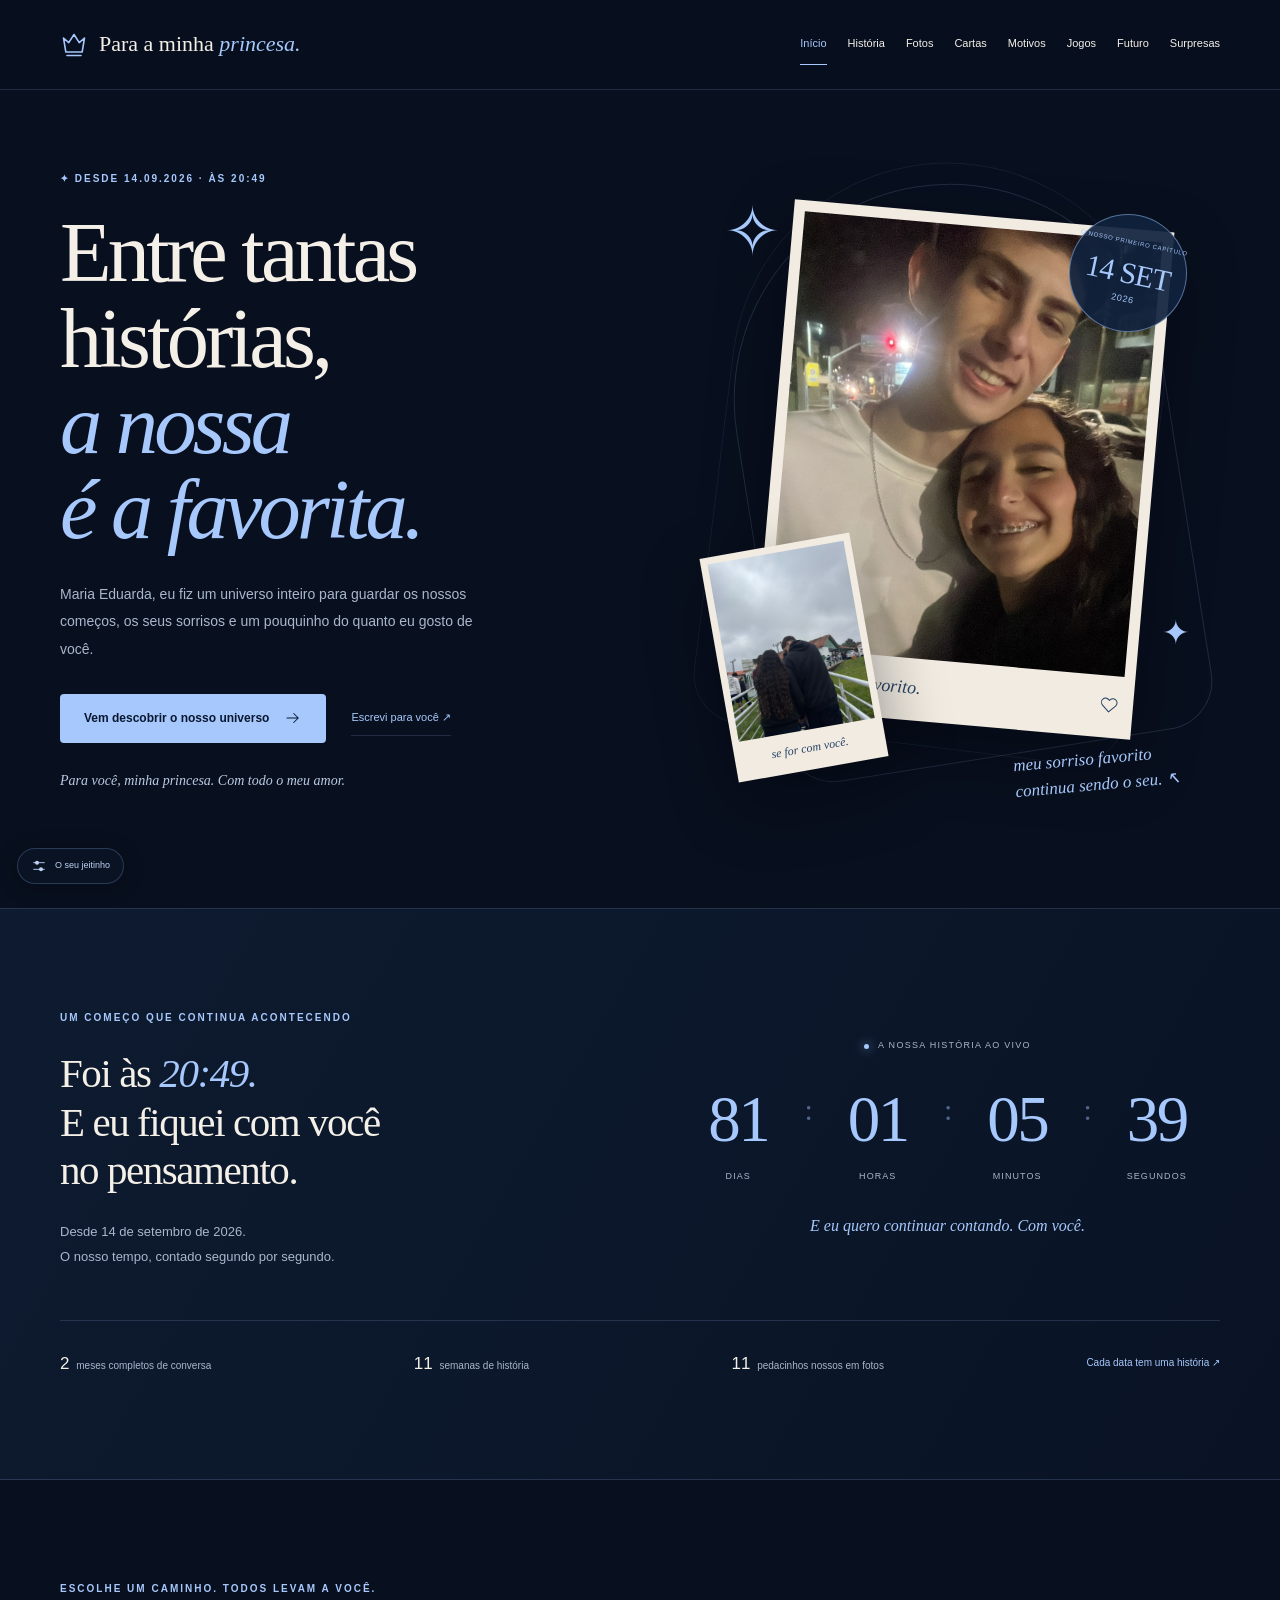
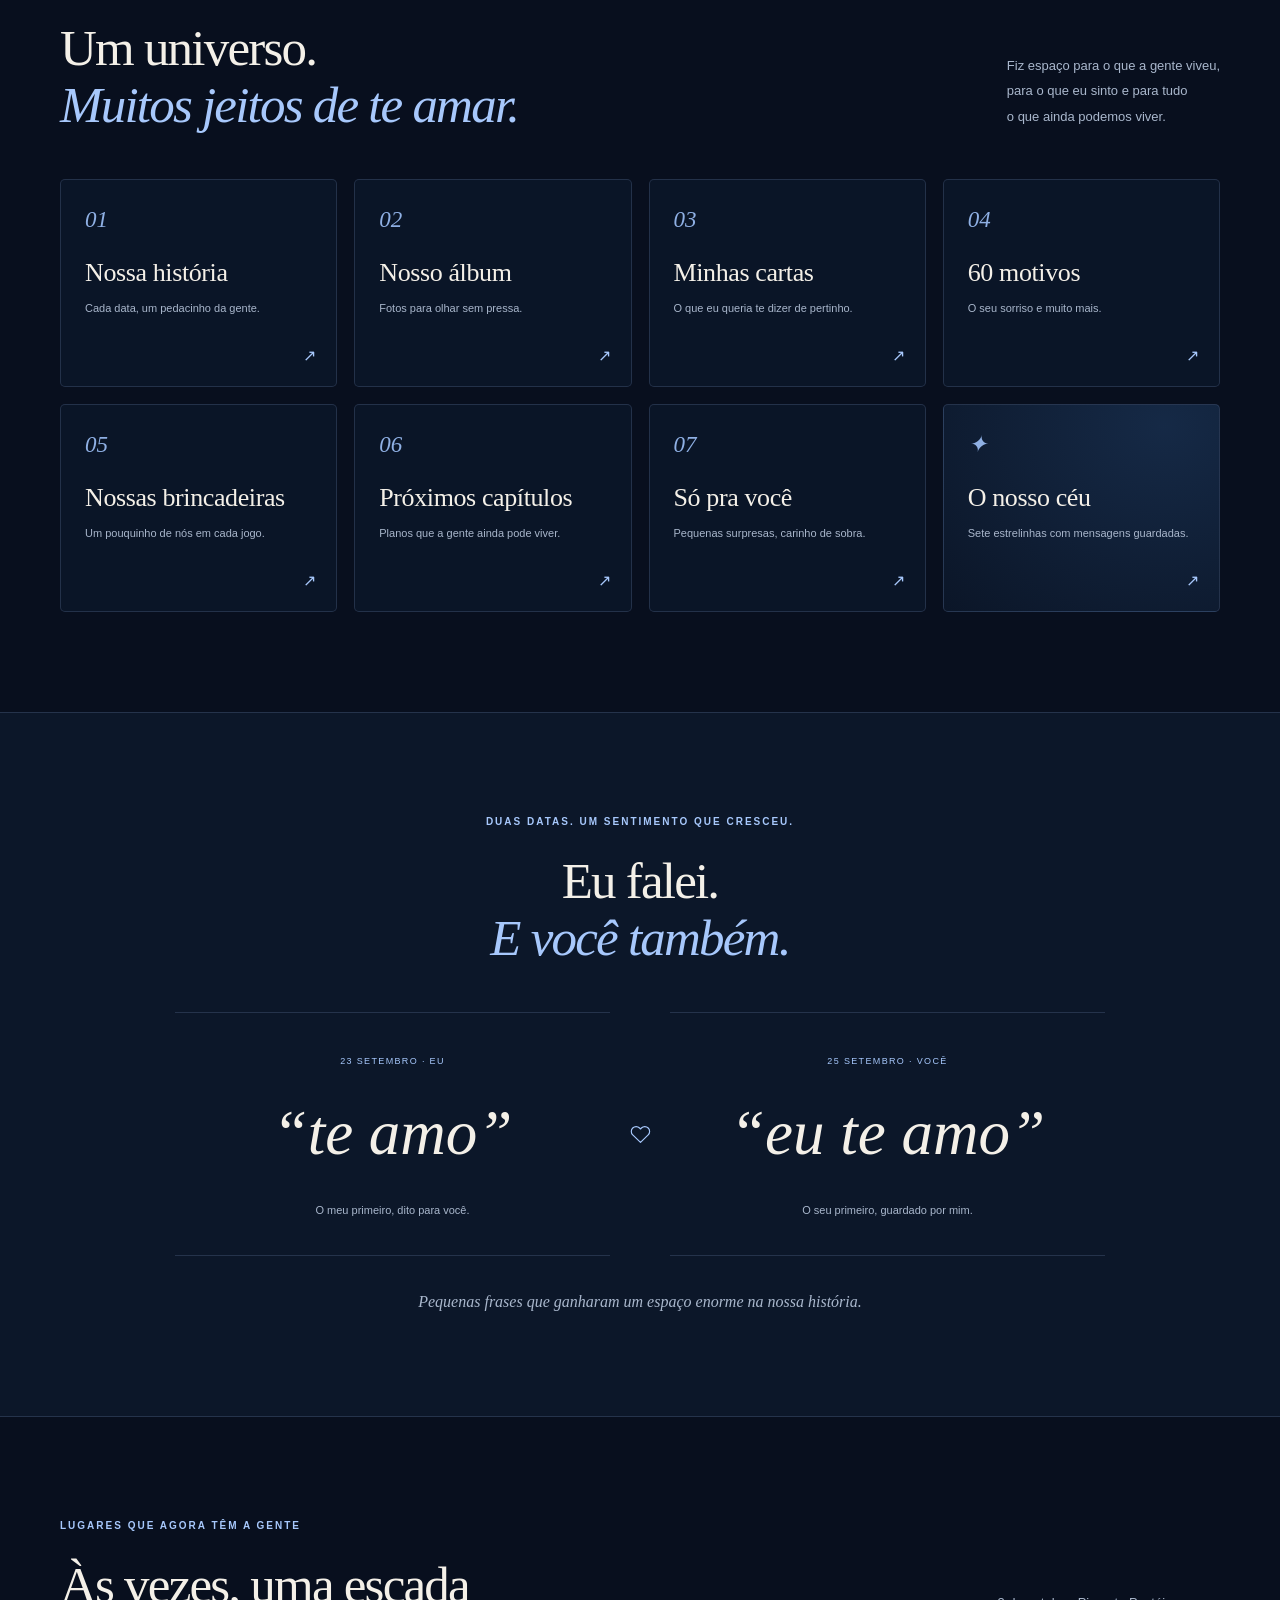
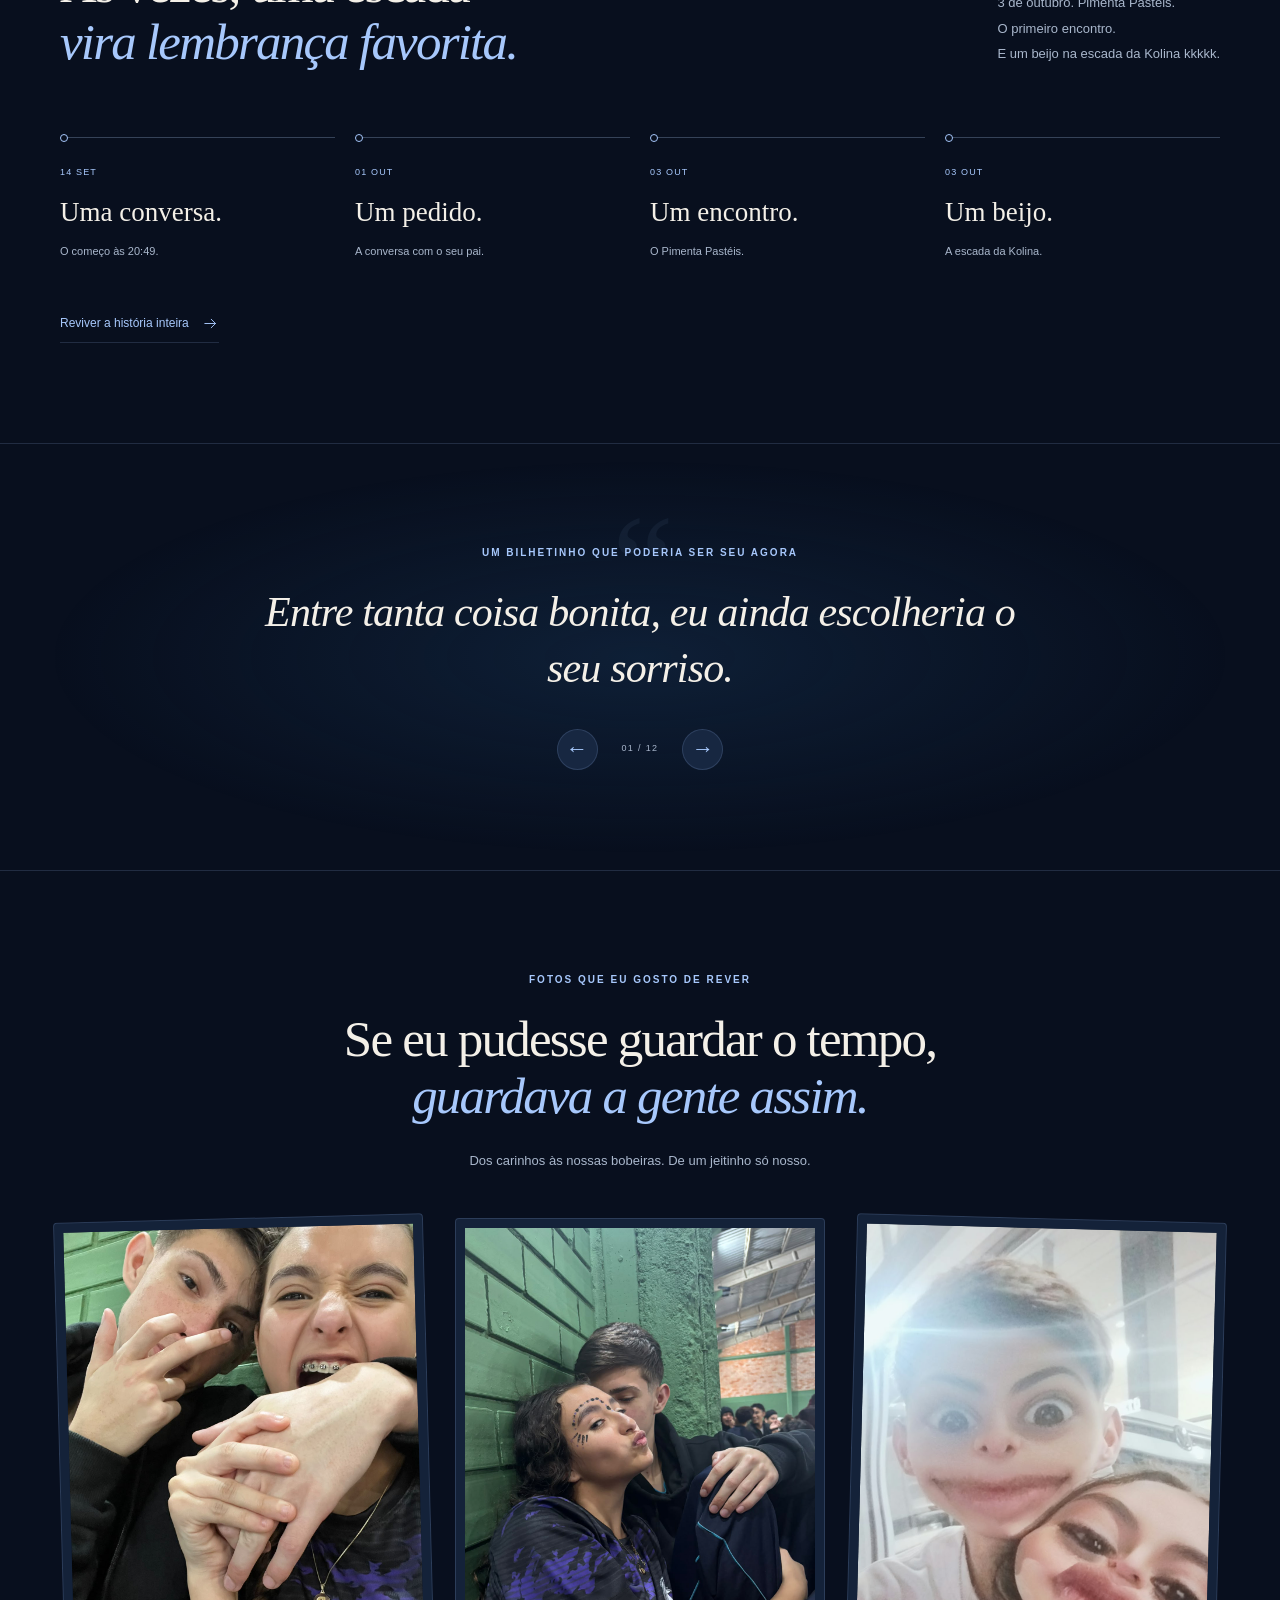
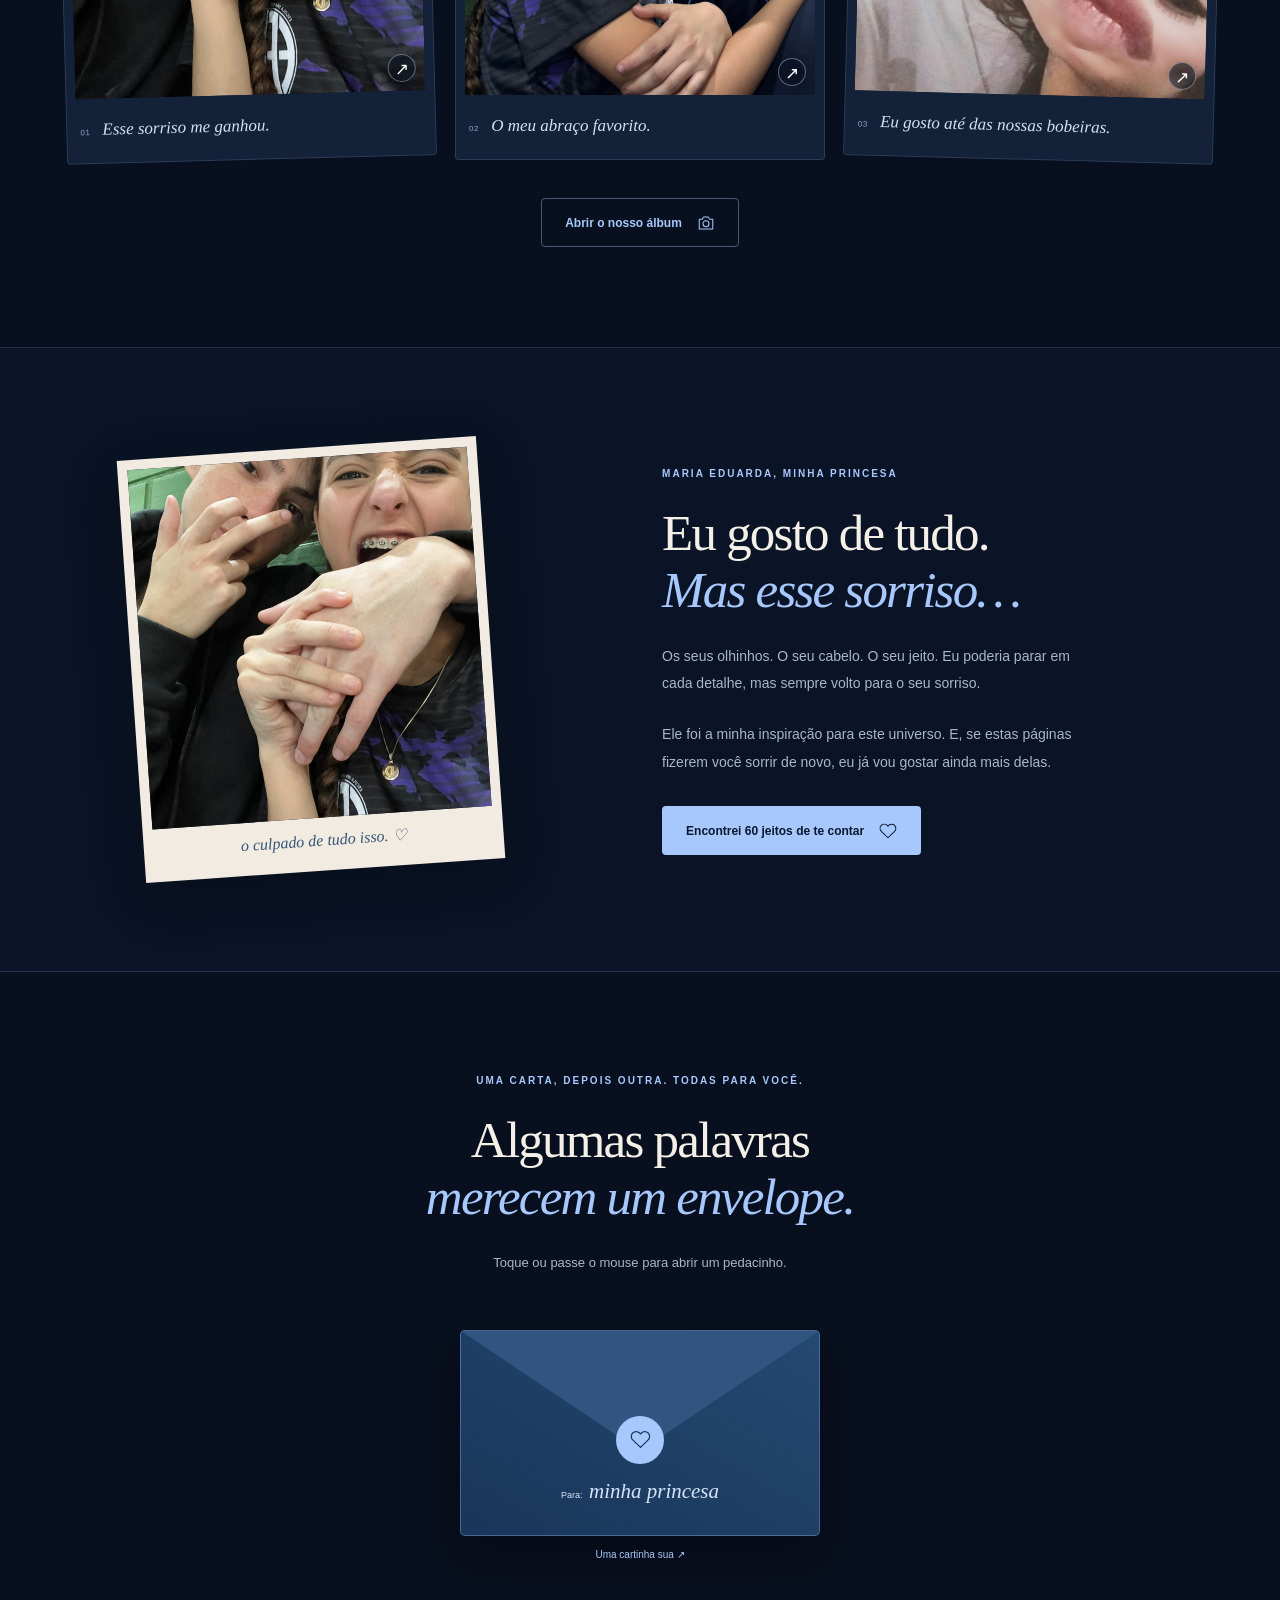
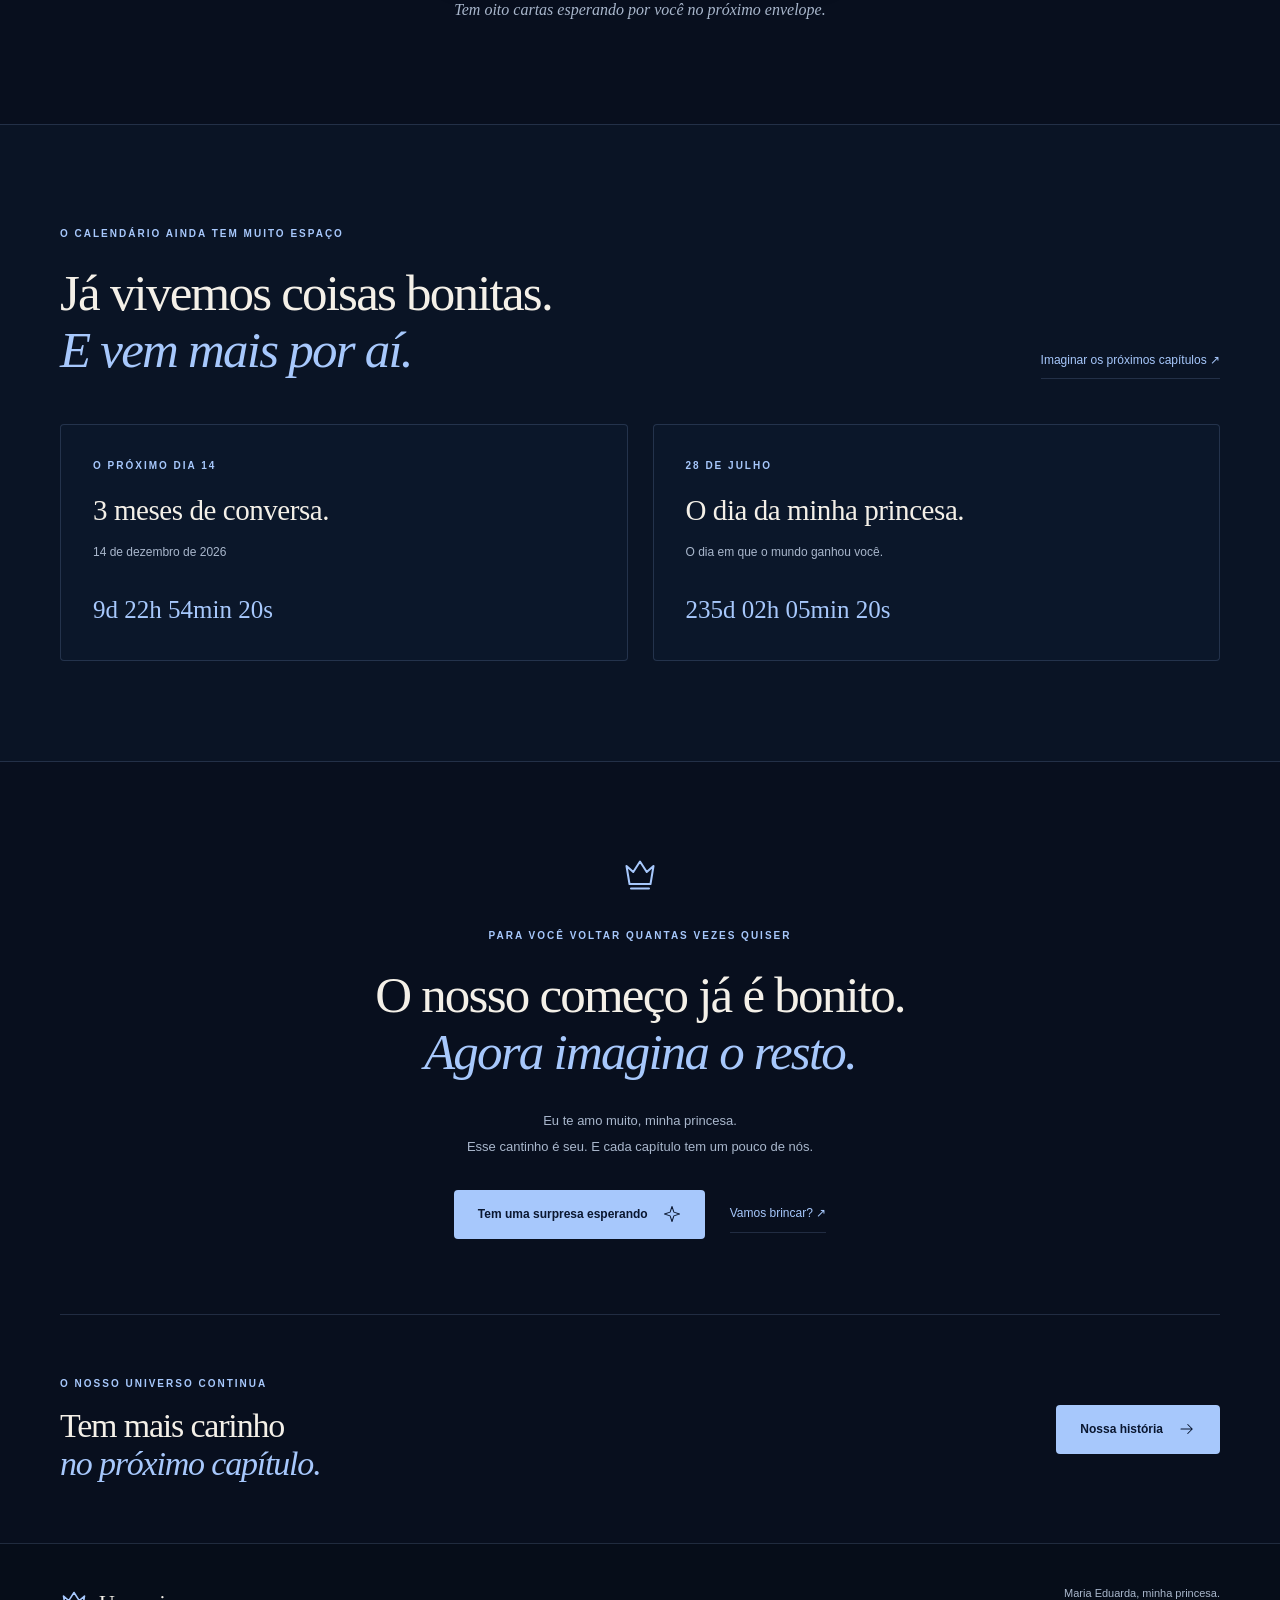
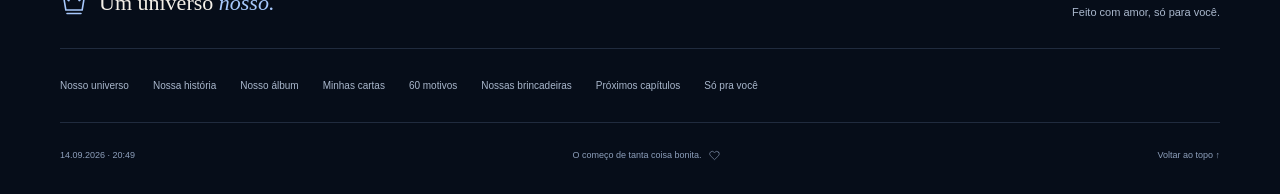
<file: index.html>
<!DOCTYPE html>
<html lang="pt-BR"><head><meta charset="UTF-8"><meta name="viewport" content="width=device-width, initial-scale=1"><meta name="theme-color" content="#080f1e"><meta name="robots" content="noindex,nofollow"><meta name="description" content="O começo de todos os capítulos. Para a minha princesa, com todo o meu amor."><title>Nosso universo · Para a minha princesa 💙</title><link rel="icon" href="assets/favicon.svg" type="image/svg+xml"><link rel="stylesheet" href="style.css"><script src="logica.js" defer></script><script src="conteudo.js" defer></script><script src="script.js" defer></script></head>
<body data-page="index" id="topo"><a class="skip-link" href="#conteudo">Pular para o conteúdo</a><svg class="svg-sprite" xmlns="http://www.w3.org/2000/svg" aria-hidden="true">
<symbol id="i-heart" viewBox="0 0 24 24"><path d="M20.8 4.6a5.5 5.5 0 0 0-7.8 0L12 5.7l-1.1-1.1a5.5 5.5 0 0 0-7.8 7.8L12 21l8.8-8.6a5.5 5.5 0 0 0 0-7.8Z"/></symbol>
<symbol id="i-crown" viewBox="0 0 24 24"><path d="m3 6 4.5 4L12 3l4.5 7L21 6l-2 12H5L3 6Zm3 15h12"/></symbol>
<symbol id="i-arrow" viewBox="0 0 24 24"><path d="M4 12h15m-6-6 6 6-6 6"/></symbol>
<symbol id="i-star" viewBox="0 0 24 24"><path d="m12 2 2.5 7.5L22 12l-7.5 2.5L12 22l-2.5-7.5L2 12l7.5-2.5L12 2Z"/></symbol>
<symbol id="i-grid" viewBox="0 0 24 24"><path d="M3 3h7v7H3zm11 0h7v7h-7zM3 14h7v7H3zm11 0h7v7h-7z"/></symbol>
<symbol id="i-moon" viewBox="0 0 24 24"><path d="M21 13A9 9 0 0 1 11 3 9 9 0 1 0 21 13Z"/></symbol>
<symbol id="i-letter" viewBox="0 0 24 24"><path d="M3 5h18v14H3zM3 5l9 8 9-8"/></symbol>
<symbol id="i-calendar" viewBox="0 0 24 24"><path d="M4 5h16v16H4zM8 3v5m8-5v5M4 11h16m-12 4h2m4 0h2"/></symbol>
<symbol id="i-camera" viewBox="0 0 24 24"><path d="M3 7h4l2-3h6l2 3h4v13H3z"/><circle cx="12" cy="13" r="4"/></symbol>
<symbol id="i-settings" viewBox="0 0 24 24"><path d="M4 7h16M4 17h16"/><circle cx="9" cy="7" r="3" fill="currentColor" stroke="none"/><circle cx="15" cy="17" r="3" fill="currentColor" stroke="none"/></symbol>
</svg>
    <div class="reading-progress" aria-hidden="true"><span id="reading-progress"></span></div>
    <div class="ambient-layer" id="ambient-layer" aria-hidden="true"></div>
    <header class="site-header"><div class="container header-inner">
    <a class="brand" href="index.html"><svg class="icon" aria-hidden="true"><use href="#i-crown"></use></svg><span>Para a minha <em>princesa.</em></span></a>
    <button class="menu-toggle" id="menu-toggle" type="button" aria-expanded="false" aria-controls="site-nav" hidden>Menu <span aria-hidden="true">☰</span></button>
    <nav class="site-nav" id="site-nav" aria-label="Capítulos do nosso universo"><a href="index.html" aria-current="page">Início</a><a href="historia.html">História</a><a href="album.html">Fotos</a><a href="cartas.html">Cartas</a><a href="motivos.html">Motivos</a><a href="jogos.html">Jogos</a><a href="futuro.html">Futuro</a><a href="surpresas.html">Surpresas</a></nav></div></header><noscript><p class="container noscript-note">Ative o JavaScript para usar os contadores, os filtros, os jogos e as surpresas. Você pode ler as cartas e a história mesmo sem ele.</p></noscript><main id="conteudo">
<section class="home-hero container"><div class="hero-copy"><p class="eyebrow"><span aria-hidden="true">✦</span> DESDE 14.09.2026 · ÀS 20:49</p><h1>Entre tantas<br>histórias,<br><em>a nossa<br>é a favorita.</em></h1><p>Maria Eduarda, eu fiz um universo inteiro para guardar os nossos começos, os seus sorrisos e um pouquinho do quanto eu gosto de você.</p><div class="button-row"><a class="button button-light" href="#capitulos">Vem descobrir o nosso universo <svg class="icon" aria-hidden="true"><use href="#i-arrow"></use></svg></a><a class="text-link" href="cartas.html">Escrevi para você ↗</a></div><span class="handwritten hero-dedication">Para você, minha princesa. Com todo o meu amor.</span></div><div class="hero-art"><span class="hero-ring ring-one" aria-hidden="true"></span><span class="hero-ring ring-two" aria-hidden="true"></span><span class="floating-star star-one" aria-hidden="true">✧</span><span class="floating-star star-two" aria-hidden="true">✦</span><figure class="polaroid hero-main-photo"><img src="assets/fotos/capa.jpg" alt="Nós dois sorrindo juntos, abraçados à noite." width="900" height="1600" fetchpriority="high"><figcaption>o meu lugar favorito. <svg class="icon" aria-hidden="true"><use href="#i-heart"></use></svg></figcaption></figure><figure class="polaroid hero-small-photo"><img src="assets/fotos/nosso-jeitinho.jpg" alt="Nós dois de costas, lado a lado, ao ar livre." width="1200" height="1600"><figcaption>se for com você.</figcaption></figure><span class="hero-stamp">O NOSSO PRIMEIRO CAPÍTULO<br><strong>14 SET</strong><span>2026</span></span><span class="photo-scribble handwritten">meu sorriso favorito<br>continua sendo o seu. ↖</span></div></section>
<section class="love-time section-space"><div class="container time-layout"><div><p class="eyebrow">UM COMEÇO QUE CONTINUA ACONTECENDO</p><h2>Foi às <em>20:49.</em><br>E eu fiquei com você<br>no pensamento.</h2><p class="muted">Desde 14 de setembro de 2026.<br>O nosso tempo, contado segundo por segundo.</p></div><div><p class="live-label"><span aria-hidden="true"></span> A NOSSA HISTÓRIA AO VIVO</p><div class="live-clock" data-clock><div><span data-unit="days">00</span><small>dias</small></div><div><span data-unit="hours">00</span><small>horas</small></div><div><span data-unit="minutes">00</span><small>minutos</small></div><div><span data-unit="seconds">00</span><small>segundos</small></div></div><p class="handwritten counter-message">E eu quero continuar contando. Com você.</p></div></div><div class="container time-footnotes"><span><strong data-stat="months">0</strong> meses completos de conversa</span><span><strong data-stat="weeks">0</strong> semanas de história</span><span><strong>11</strong> pedacinhos nossos em fotos</span><a href="historia.html">Cada data tem uma história ↗</a></div></section>
<section class="container section-space" id="capitulos"><div class="section-heading split-heading"><div><p class="eyebrow">ESCOLHE UM CAMINHO. TODOS LEVAM A VOCÊ.</p><h2>Um universo.<br><em>Muitos jeitos de te amar.</em></h2></div><p>Fiz espaço para o que a gente viveu,<br>para o que eu sinto e para tudo<br>o que ainda podemos viver.</p></div><div class="chapter-grid"><a class="chapter-card" href="historia.html"><span class="chapter-index">01</span><h3>Nossa história</h3><p>Cada data, um pedacinho da gente.</p><span class="chapter-arrow" aria-hidden="true">↗</span></a><a class="chapter-card" href="album.html"><span class="chapter-index">02</span><h3>Nosso álbum</h3><p>Fotos para olhar sem pressa.</p><span class="chapter-arrow" aria-hidden="true">↗</span></a><a class="chapter-card" href="cartas.html"><span class="chapter-index">03</span><h3>Minhas cartas</h3><p>O que eu queria te dizer de pertinho.</p><span class="chapter-arrow" aria-hidden="true">↗</span></a><a class="chapter-card" href="motivos.html"><span class="chapter-index">04</span><h3>60 motivos</h3><p>O seu sorriso e muito mais.</p><span class="chapter-arrow" aria-hidden="true">↗</span></a><a class="chapter-card" href="jogos.html"><span class="chapter-index">05</span><h3>Nossas brincadeiras</h3><p>Um pouquinho de nós em cada jogo.</p><span class="chapter-arrow" aria-hidden="true">↗</span></a><a class="chapter-card" href="futuro.html"><span class="chapter-index">06</span><h3>Próximos capítulos</h3><p>Planos que a gente ainda pode viver.</p><span class="chapter-arrow" aria-hidden="true">↗</span></a><a class="chapter-card" href="surpresas.html"><span class="chapter-index">07</span><h3>Só pra você</h3><p>Pequenas surpresas, carinho de sobra.</p><span class="chapter-arrow" aria-hidden="true">↗</span></a><a class="chapter-card special-card" href="surpresas.html#ceu"><span class="chapter-index">✦</span><h3>O nosso céu</h3><p>Sete estrelinhas com mensagens guardadas.</p><span class="chapter-arrow" aria-hidden="true">↗</span></a></div></section>
<section class="first-words section-space"><div class="container"><div class="section-heading center"><p class="eyebrow">DUAS DATAS. UM SENTIMENTO QUE CRESCEU.</p><h2>Eu falei.<br><em>E você também.</em></h2></div><div class="words-pair"><article><span>23 SETEMBRO · EU</span><p>“te amo”</p><small>O meu primeiro, dito para você.</small></article><div class="words-heart" aria-hidden="true"><svg class="icon" aria-hidden="true"><use href="#i-heart"></use></svg></div><article><span>25 SETEMBRO · VOCÊ</span><p>“eu te amo”</p><small>O seu primeiro, guardado por mim.</small></article></div><p class="section-outro">Pequenas frases que ganharam um espaço enorme na nossa história.</p></div></section>
<section class="container section-space"><div class="section-heading split-heading"><div><p class="eyebrow">LUGARES QUE AGORA TÊM A GENTE</p><h2>Às vezes, uma escada<br><em>vira lembrança favorita.</em></h2></div><p>3 de outubro. Pimenta Pastéis.<br>O primeiro encontro.<br>E um beijo na escada da Kolina kkkkk.</p></div><div class="memory-route"><span class="route-point"><small>14 SET</small><strong>Uma conversa.</strong><span>O começo às 20:49.</span></span><span class="route-point"><small>01 OUT</small><strong>Um pedido.</strong><span>A conversa com o seu pai.</span></span><span class="route-point"><small>03 OUT</small><strong>Um encontro.</strong><span>O Pimenta Pastéis.</span></span><span class="route-point"><small>03 OUT</small><strong>Um beijo.</strong><span>A escada da Kolina.</span></span></div><a class="text-link" href="historia.html">Reviver a história inteira <svg class="icon" aria-hidden="true"><use href="#i-arrow"></use></svg></a></section>
<section class="quote-section section-space"><div class="container quote-inner"><span class="quote-symbol" aria-hidden="true">“</span><p class="eyebrow">UM BILHETINHO QUE PODERIA SER SEU AGORA</p><blockquote id="home-quote">Entre tanta coisa bonita, eu ainda escolheria o seu sorriso.</blockquote><div class="quote-controls"><button class="icon-button" id="quote-prev" type="button" aria-label="Bilhetinho anterior">←</button><span id="quote-count">01 / 12</span><button class="icon-button" id="quote-next" type="button" aria-label="Próximo bilhetinho">→</button></div></div></section>
<section class="container section-space"><div class="section-heading center"><p class="eyebrow">FOTOS QUE EU GOSTO DE REVER</p><h2>Se eu pudesse guardar o tempo,<br><em>guardava a gente assim.</em></h2><p>Dos carinhos às nossas bobeiras. De um jeitinho só nosso.</p></div><div class="photo-grid home-gallery"><figure class="memory" data-photo-id="sorriso" data-category="nos"><div class="memory-image"><button class="photo-open" type="button" data-photo-open="sorriso" aria-label="Ampliar: Esse sorriso me ganhou."><img src="assets/fotos/seu-sorriso.jpg" width="1200" height="1600" alt="Uma selfie nossa bem juntinhos, com o sorriso dela em destaque." loading="lazy" decoding="async"><span class="zoom-mark" aria-hidden="true">↗</span></button></div><figcaption><span>01</span>Esse sorriso me ganhou.</figcaption></figure><figure class="memory" data-photo-id="abraco" data-category="carinho"><div class="memory-image"><button class="photo-open" type="button" data-photo-open="abraco" aria-label="Ampliar: O meu abraço favorito."><img src="assets/fotos/meu-abraco.jpg" width="1200" height="1600" alt="Ela no meu abraço, enquanto eu dou um beijo na cabeça dela." loading="lazy" decoding="async"><span class="zoom-mark" aria-hidden="true">↗</span></button></div><figcaption><span>02</span>O meu abraço favorito.</figcaption></figure><figure class="memory" data-photo-id="bobeiras" data-category="risadas"><div class="memory-image"><button class="photo-open" type="button" data-photo-open="bobeiras" aria-label="Ampliar: Eu gosto até das nossas bobeiras."><img src="assets/fotos/nossas-bobeiras.jpg" width="900" height="1600" alt="Nós dois em uma selfie com um filtro de rostos engraçados." loading="lazy" decoding="async"><span class="zoom-mark" aria-hidden="true">↗</span></button></div><figcaption><span>03</span>Eu gosto até das nossas bobeiras.</figcaption></figure></div><div class="center-link"><a class="button button-outline" href="album.html">Abrir o nosso álbum <svg class="icon" aria-hidden="true"><use href="#i-camera"></use></svg></a></div></section>
<section class="smile-section section-space"><div class="container smile-layout"><div class="smile-photo"><img src="assets/fotos/seu-sorriso.jpg" width="1200" height="1600" alt="A selfie nossa em que o sorriso dela aparece bem pertinho." loading="lazy"><span class="handwritten">o culpado de tudo isso. ♡</span></div><div><p class="eyebrow">MARIA EDUARDA, MINHA PRINCESA</p><h2>Eu gosto de tudo.<br><em>Mas esse sorriso…</em></h2><p>Os seus olhinhos. O seu cabelo. O seu jeito. Eu poderia parar em cada detalhe, mas sempre volto para o seu sorriso.</p><p>Ele foi a minha inspiração para este universo. E, se estas páginas fizerem você sorrir de novo, eu já vou gostar ainda mais delas.</p><a class="button button-light" href="motivos.html">Encontrei 60 jeitos de te contar <svg class="icon" aria-hidden="true"><use href="#i-heart"></use></svg></a></div></div></section>
<section class="container section-space envelope-section"><div class="section-heading center"><p class="eyebrow">UMA CARTA, DEPOIS OUTRA. TODAS PARA VOCÊ.</p><h2>Algumas palavras<br><em>merecem um envelope.</em></h2><p>Toque ou passe o mouse para abrir um pedacinho.</p></div><details class="home-envelope" id="home-envelope"><summary aria-label="Abrir uma prévia da carta"><span class="envelope-shape" aria-hidden="true"></span><span class="envelope-seal"><svg class="icon" aria-hidden="true"><use href="#i-heart"></use></svg></span><span class="envelope-to">Para: <em>minha princesa</em></span><span class="envelope-label">Uma cartinha sua ↗</span></summary><div class="envelope-excerpt"><p>“Eu queria que você conseguisse se enxergar por um instante com o carinho com que eu te vejo.”</p><a class="text-link" href="cartas.html#carta-principal">Ler a carta inteira <svg class="icon" aria-hidden="true"><use href="#i-arrow"></use></svg></a></div></details><p class="section-outro">Tem oito cartas esperando por você no próximo envelope.</p></section>
<section class="next-dates section-space"><div class="container"><div class="section-heading split-heading"><div><p class="eyebrow">O CALENDÁRIO AINDA TEM MUITO ESPAÇO</p><h2>Já vivemos coisas bonitas.<br><em>E vem mais por aí.</em></h2></div><a class="text-link" href="futuro.html">Imaginar os próximos capítulos ↗</a></div><div class="next-date-grid"><article><span class="eyebrow">O PRÓXIMO DIA 14</span><h3 data-next-month-title>Mais um mês de nós.</h3><p data-next-month-date></p><strong class="mini-countdown" data-countdown="monthly">Contando os segundos…</strong></article><article><span class="eyebrow">28 DE JULHO</span><h3>O dia da minha princesa.</h3><p>O dia em que o mundo ganhou você.</p><strong class="mini-countdown" data-countdown="birthday">Contando os dias…</strong></article></div></div></section>
<section class="container closing-section"><span class="closing-icon"><svg class="icon" aria-hidden="true"><use href="#i-crown"></use></svg></span><p class="eyebrow">PARA VOCÊ VOLTAR QUANTAS VEZES QUISER</p><h2>O nosso começo já é bonito.<br><em>Agora imagina o resto.</em></h2><p>Eu te amo muito, minha princesa.<br>Esse cantinho é seu. E cada capítulo tem um pouco de nós.</p><div class="button-row justify-center"><a class="button button-light" href="surpresas.html">Tem uma surpresa esperando <svg class="icon" aria-hidden="true"><use href="#i-star"></use></svg></a><a class="text-link" href="jogos.html">Vamos brincar? ↗</a></div></section>
</main><section class="next-chapter container"><div><p class="eyebrow">O NOSSO UNIVERSO CONTINUA</p><h2>Tem mais carinho<br><em>no próximo capítulo.</em></h2></div><a class="button button-light" href="historia.html">Nossa história <svg class="icon" aria-hidden="true"><use href="#i-arrow"></use></svg></a></section>
    <footer class="site-footer"><div class="container footer-top"><a class="brand" href="index.html"><svg class="icon" aria-hidden="true"><use href="#i-crown"></use></svg><span>Um universo <em>nosso.</em></span></a><p>Maria Eduarda, minha princesa.<br>Feito com amor, só para você.</p></div><nav class="container footer-nav" aria-label="Todos os capítulos"><a href="index.html">Nosso universo</a><a href="historia.html">Nossa história</a><a href="album.html">Nosso álbum</a><a href="cartas.html">Minhas cartas</a><a href="motivos.html">60 motivos</a><a href="jogos.html">Nossas brincadeiras</a><a href="futuro.html">Próximos capítulos</a><a href="surpresas.html">Só pra você</a></nav><div class="container footer-bottom"><span>14.09.2026 · 20:49</span><span>O começo de tanta coisa bonita. <svg class="icon" aria-hidden="true"><use href="#i-heart"></use></svg></span><a href="#topo">Voltar ao topo ↑</a></div></footer>
    <details class="site-settings" id="site-settings"><summary aria-label="Ajustar efeitos e som"><svg class="icon" aria-hidden="true"><use href="#i-settings"></use></svg><span>O seu jeitinho</span></summary><div class="settings-panel"><h3>Deixa do seu jeito.</h3><label for="effect-select">O nosso céu</label><select id="effect-select"><option value="petals">Pétalas azuis</option><option value="stars">Estrelinhas</option><option value="off">Sem movimento</option></select><button class="button button-outline" id="sound-toggle" type="button" aria-pressed="false"><svg class="icon" aria-hidden="true"><use href="#i-moon"></use></svg> Ligar som suave</button><p id="audio-status" role="status">Uma sequência instrumental de notas suaves. O som começa só quando você ligar.</p></div></details>
    <div class="toast" id="toast" role="status" hidden></div>
    <dialog class="photo-dialog" id="photo-dialog" aria-labelledby="viewer-caption"><div class="viewer-top"><span id="viewer-count"></span><div class="viewer-tools"><button class="small-button" id="viewer-play" type="button" aria-pressed="false">Iniciar apresentação</button><button class="icon-button" id="viewer-close" type="button" aria-label="Fechar foto">×</button></div></div><div class="viewer-stage"><button class="icon-button viewer-arrow" id="viewer-prev" type="button" aria-label="Foto anterior">←</button><img id="viewer-image" alt=""><button class="icon-button viewer-arrow" id="viewer-next" type="button" aria-label="Próxima foto">→</button></div><p id="viewer-caption"></p><p class="viewer-help">Use as setas para navegar e Escape para fechar.</p></dialog></body></html>
</file>
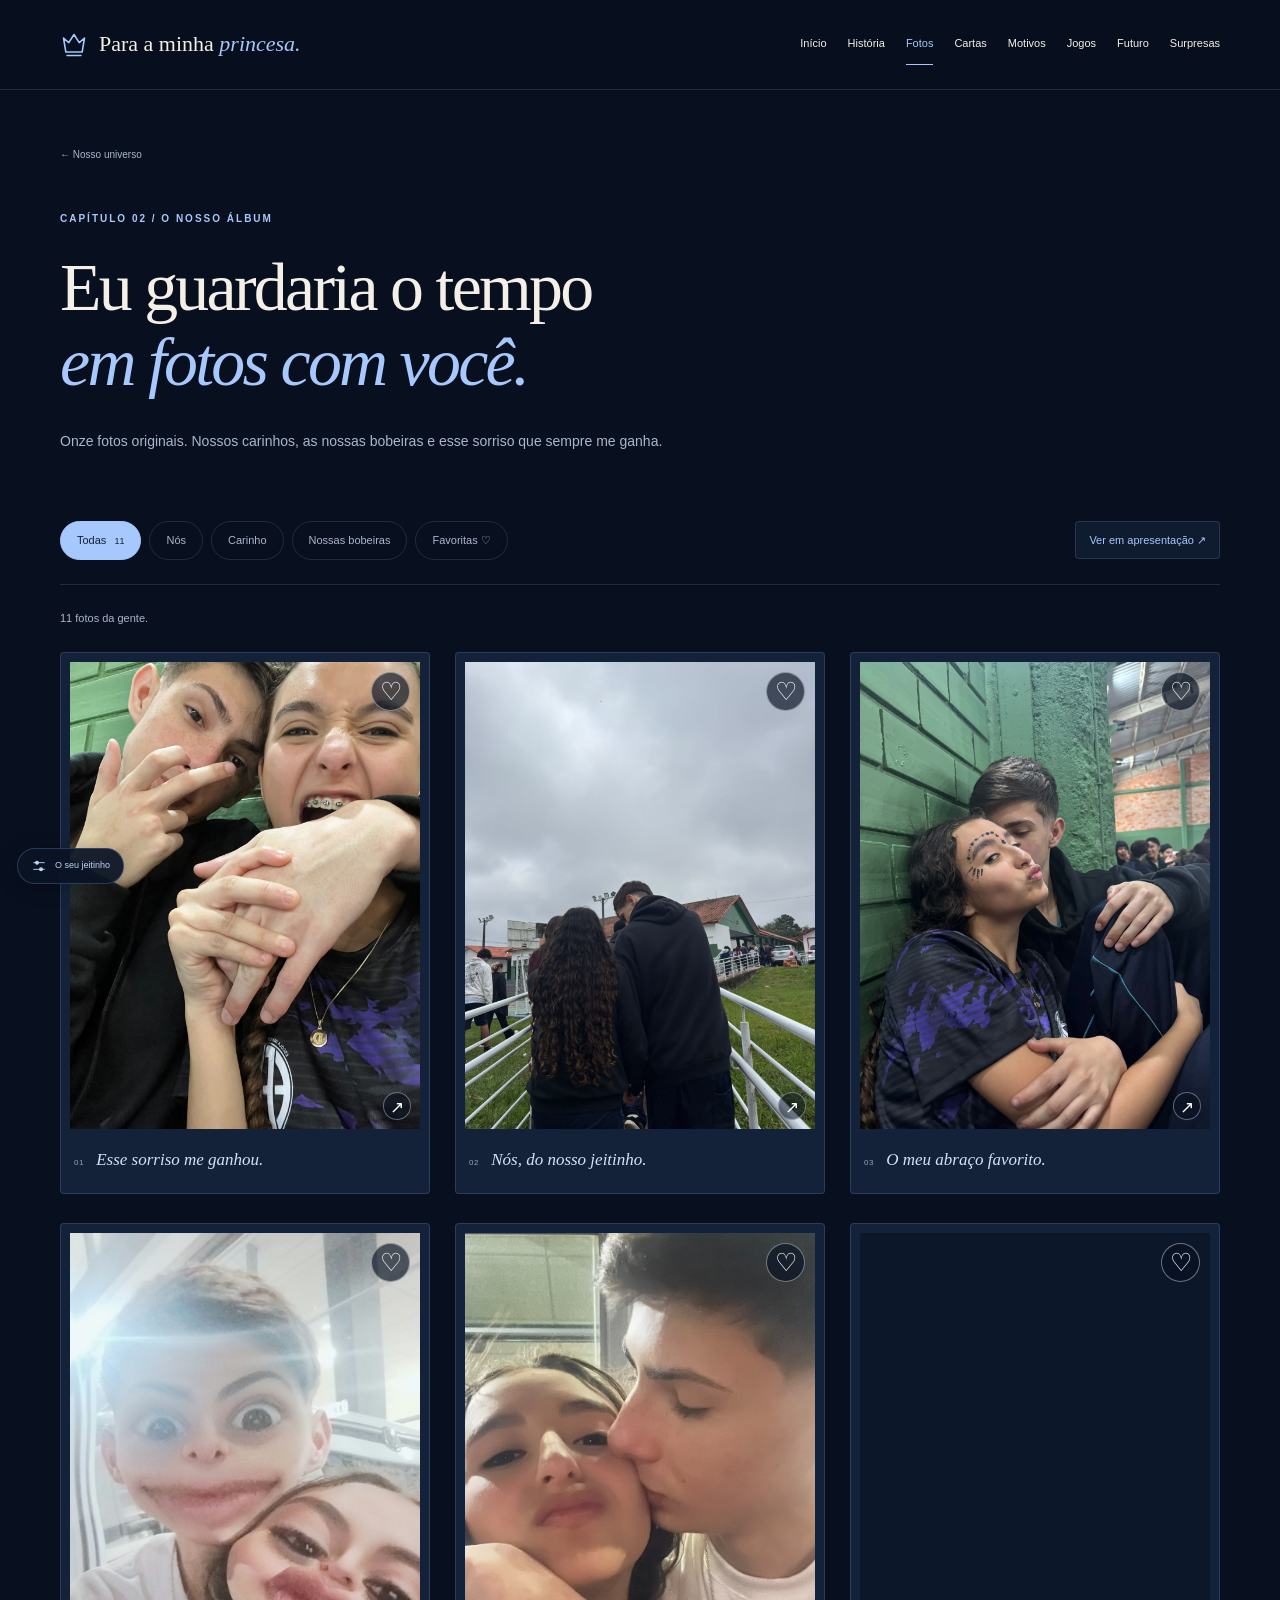
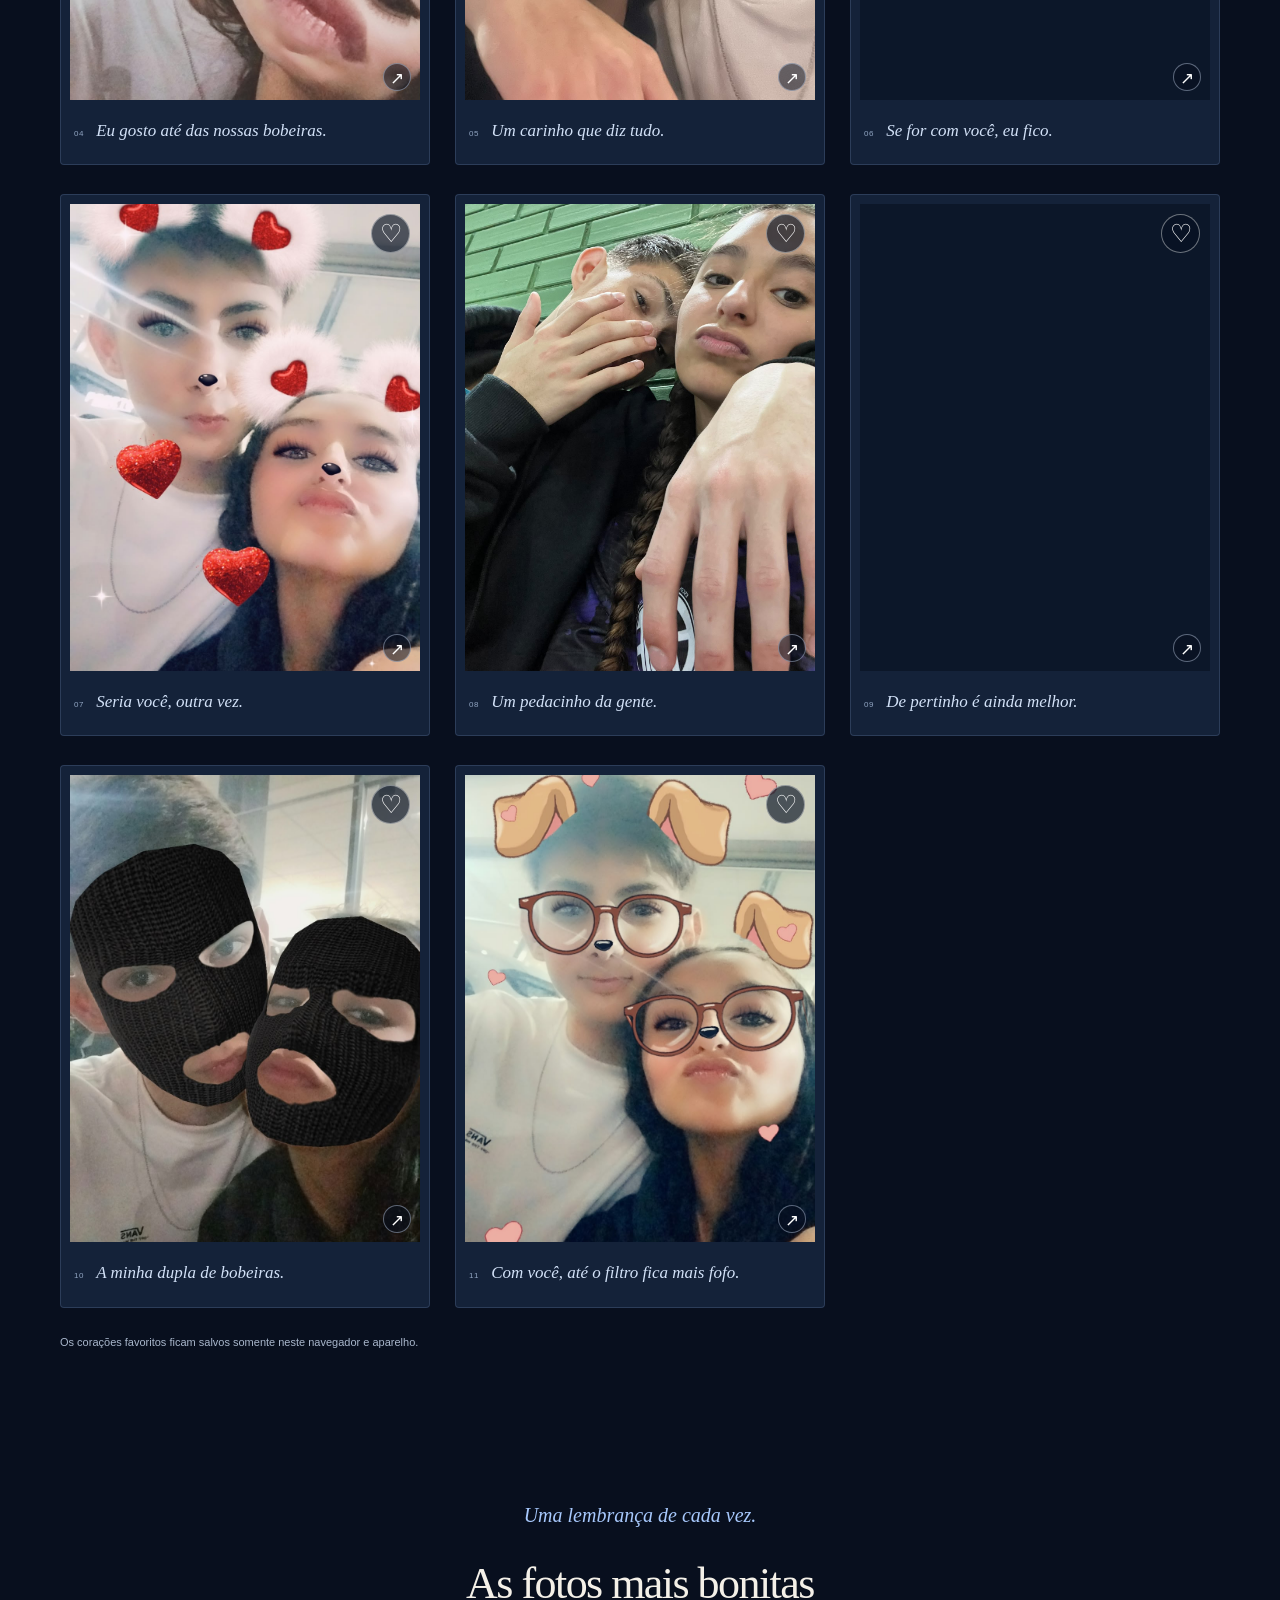
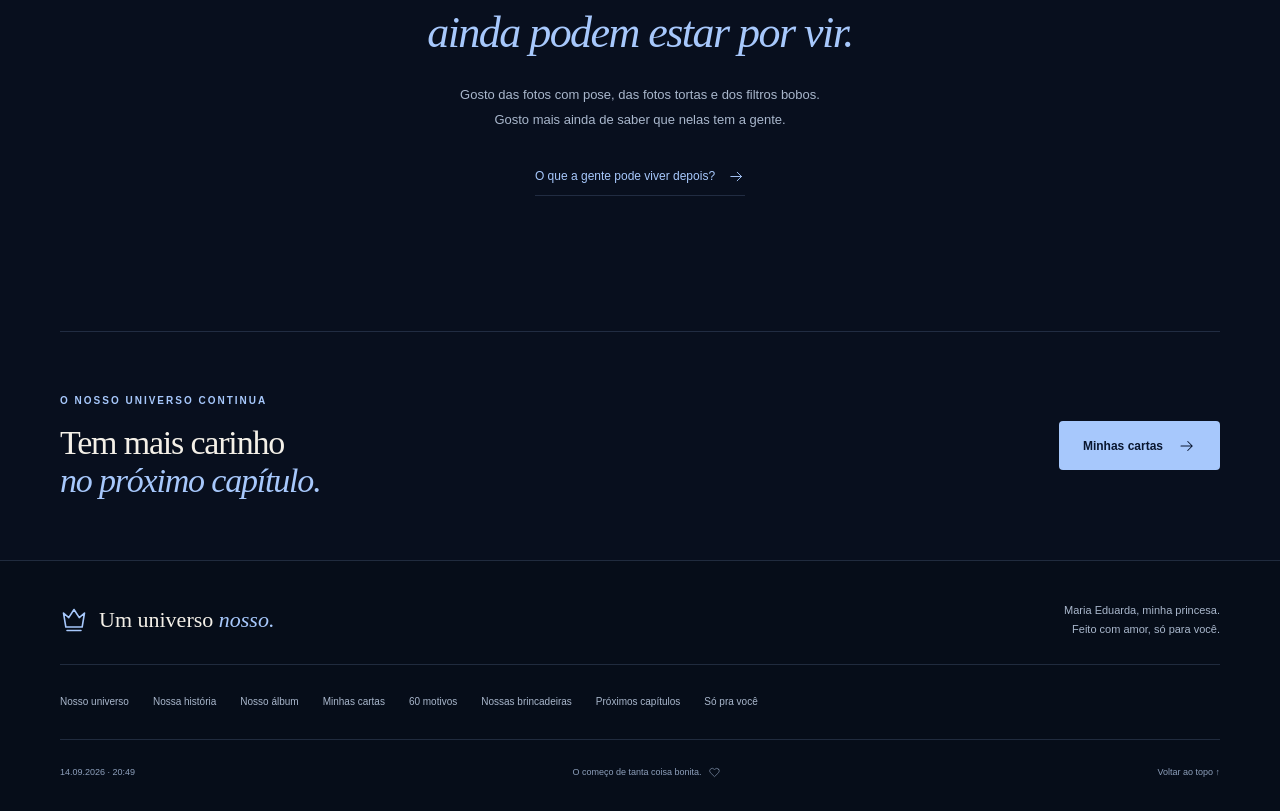
<file: album.html>
<!DOCTYPE html>
<html lang="pt-BR"><head><meta charset="UTF-8"><meta name="viewport" content="width=device-width, initial-scale=1"><meta name="theme-color" content="#080f1e"><meta name="robots" content="noindex,nofollow"><meta name="description" content="Fotos para olhar sem pressa. Para a minha princesa, com todo o meu amor."><title>Nosso álbum · Para a minha princesa 💙</title><link rel="icon" href="assets/favicon.svg" type="image/svg+xml"><link rel="stylesheet" href="style.css"><script src="logica.js" defer></script><script src="conteudo.js" defer></script><script src="script.js" defer></script></head>
<body data-page="album" id="topo"><a class="skip-link" href="#conteudo">Pular para o conteúdo</a><svg class="svg-sprite" xmlns="http://www.w3.org/2000/svg" aria-hidden="true">
<symbol id="i-heart" viewBox="0 0 24 24"><path d="M20.8 4.6a5.5 5.5 0 0 0-7.8 0L12 5.7l-1.1-1.1a5.5 5.5 0 0 0-7.8 7.8L12 21l8.8-8.6a5.5 5.5 0 0 0 0-7.8Z"/></symbol>
<symbol id="i-crown" viewBox="0 0 24 24"><path d="m3 6 4.5 4L12 3l4.5 7L21 6l-2 12H5L3 6Zm3 15h12"/></symbol>
<symbol id="i-arrow" viewBox="0 0 24 24"><path d="M4 12h15m-6-6 6 6-6 6"/></symbol>
<symbol id="i-star" viewBox="0 0 24 24"><path d="m12 2 2.5 7.5L22 12l-7.5 2.5L12 22l-2.5-7.5L2 12l7.5-2.5L12 2Z"/></symbol>
<symbol id="i-grid" viewBox="0 0 24 24"><path d="M3 3h7v7H3zm11 0h7v7h-7zM3 14h7v7H3zm11 0h7v7h-7z"/></symbol>
<symbol id="i-moon" viewBox="0 0 24 24"><path d="M21 13A9 9 0 0 1 11 3 9 9 0 1 0 21 13Z"/></symbol>
<symbol id="i-letter" viewBox="0 0 24 24"><path d="M3 5h18v14H3zM3 5l9 8 9-8"/></symbol>
<symbol id="i-calendar" viewBox="0 0 24 24"><path d="M4 5h16v16H4zM8 3v5m8-5v5M4 11h16m-12 4h2m4 0h2"/></symbol>
<symbol id="i-camera" viewBox="0 0 24 24"><path d="M3 7h4l2-3h6l2 3h4v13H3z"/><circle cx="12" cy="13" r="4"/></symbol>
<symbol id="i-settings" viewBox="0 0 24 24"><path d="M4 7h16M4 17h16"/><circle cx="9" cy="7" r="3" fill="currentColor" stroke="none"/><circle cx="15" cy="17" r="3" fill="currentColor" stroke="none"/></symbol>
</svg>
    <div class="reading-progress" aria-hidden="true"><span id="reading-progress"></span></div>
    <div class="ambient-layer" id="ambient-layer" aria-hidden="true"></div>
    <header class="site-header"><div class="container header-inner">
    <a class="brand" href="index.html"><svg class="icon" aria-hidden="true"><use href="#i-crown"></use></svg><span>Para a minha <em>princesa.</em></span></a>
    <button class="menu-toggle" id="menu-toggle" type="button" aria-expanded="false" aria-controls="site-nav" hidden>Menu <span aria-hidden="true">☰</span></button>
    <nav class="site-nav" id="site-nav" aria-label="Capítulos do nosso universo"><a href="index.html">Início</a><a href="historia.html">História</a><a href="album.html" aria-current="page">Fotos</a><a href="cartas.html">Cartas</a><a href="motivos.html">Motivos</a><a href="jogos.html">Jogos</a><a href="futuro.html">Futuro</a><a href="surpresas.html">Surpresas</a></nav></div></header><noscript><p class="container noscript-note">Ative o JavaScript para usar os contadores, os filtros, os jogos e as surpresas. Você pode ler as cartas e a história mesmo sem ele.</p></noscript><main id="conteudo"><div class="container page-intro"><a class="back-link" href="index.html">← Nosso universo</a><p class="eyebrow">CAPÍTULO 02 / O NOSSO ÁLBUM</p><h1>Eu guardaria o tempo<br><em>em fotos com você.</em></h1><p class="intro-copy">Onze fotos originais. Nossos carinhos, as nossas bobeiras e esse sorriso que sempre me ganha.</p></div>
<section class="container album-section"><div class="album-toolbar"><div class="filter-row" id="album-filters" aria-label="Filtrar fotos"><button class="filter active" type="button" data-album-filter="all" aria-pressed="true">Todas <span>11</span></button><button class="filter" type="button" data-album-filter="nos" aria-pressed="false">Nós</button><button class="filter" type="button" data-album-filter="carinho" aria-pressed="false">Carinho</button><button class="filter" type="button" data-album-filter="risadas" aria-pressed="false">Nossas bobeiras</button><button class="filter" type="button" data-album-filter="favorites" aria-pressed="false">Favoritas ♡</button></div><button class="small-button" id="start-slideshow" type="button">Ver em apresentação ↗</button></div><p class="collection-status" id="album-status" role="status">11 fotos da gente.</p><div class="photo-grid album-grid" id="album-grid"><figure class="memory" data-photo-id="sorriso" data-category="nos"><div class="memory-image"><button class="photo-open" type="button" data-photo-open="sorriso" aria-label="Ampliar: Esse sorriso me ganhou."><img src="assets/fotos/seu-sorriso.jpg" width="1200" height="1600" alt="Uma selfie nossa bem juntinhos, com o sorriso dela em destaque." loading="lazy" decoding="async"><span class="zoom-mark" aria-hidden="true">↗</span></button><button class="favorite-button" type="button" data-favorite="sorriso" aria-pressed="false" aria-label="Guardar Esse sorriso me ganhou. nos favoritos">♡</button></div><figcaption><span>01</span>Esse sorriso me ganhou.</figcaption></figure><figure class="memory" data-photo-id="costas" data-category="nos"><div class="memory-image"><button class="photo-open" type="button" data-photo-open="costas" aria-label="Ampliar: Nós, do nosso jeitinho."><img src="assets/fotos/nosso-jeitinho.jpg" width="1200" height="1600" alt="Nós dois lado a lado, vistos de costas, ao ar livre." loading="lazy" decoding="async"><span class="zoom-mark" aria-hidden="true">↗</span></button><button class="favorite-button" type="button" data-favorite="costas" aria-pressed="false" aria-label="Guardar Nós, do nosso jeitinho. nos favoritos">♡</button></div><figcaption><span>02</span>Nós, do nosso jeitinho.</figcaption></figure><figure class="memory" data-photo-id="abraco" data-category="carinho"><div class="memory-image"><button class="photo-open" type="button" data-photo-open="abraco" aria-label="Ampliar: O meu abraço favorito."><img src="assets/fotos/meu-abraco.jpg" width="1200" height="1600" alt="Ela no meu abraço, enquanto eu dou um beijo na cabeça dela." loading="lazy" decoding="async"><span class="zoom-mark" aria-hidden="true">↗</span></button><button class="favorite-button" type="button" data-favorite="abraco" aria-pressed="false" aria-label="Guardar O meu abraço favorito. nos favoritos">♡</button></div><figcaption><span>03</span>O meu abraço favorito.</figcaption></figure><figure class="memory" data-photo-id="bobeiras" data-category="risadas"><div class="memory-image"><button class="photo-open" type="button" data-photo-open="bobeiras" aria-label="Ampliar: Eu gosto até das nossas bobeiras."><img src="assets/fotos/nossas-bobeiras.jpg" width="900" height="1600" alt="Nós dois em uma selfie com um filtro de rostos engraçados." loading="lazy" decoding="async"><span class="zoom-mark" aria-hidden="true">↗</span></button><button class="favorite-button" type="button" data-favorite="bobeiras" aria-pressed="false" aria-label="Guardar Eu gosto até das nossas bobeiras. nos favoritos">♡</button></div><figcaption><span>04</span>Eu gosto até das nossas bobeiras.</figcaption></figure><figure class="memory" data-photo-id="beijo-rosto" data-category="carinho"><div class="memory-image"><button class="photo-open" type="button" data-photo-open="beijo-rosto" aria-label="Ampliar: Um carinho que diz tudo."><img src="assets/fotos/nosso-carinho.jpg" width="900" height="1600" alt="Um beijo carinhoso no rosto dela, com a gente abraçado." loading="lazy" decoding="async"><span class="zoom-mark" aria-hidden="true">↗</span></button><button class="favorite-button" type="button" data-favorite="beijo-rosto" aria-pressed="false" aria-label="Guardar Um carinho que diz tudo. nos favoritos">♡</button></div><figcaption><span>05</span>Um carinho que diz tudo.</figcaption></figure><figure class="memory" data-photo-id="noite" data-category="nos"><div class="memory-image"><button class="photo-open" type="button" data-photo-open="noite" aria-label="Ampliar: Se for com você, eu fico."><img src="assets/fotos/capa.jpg" width="900" height="1600" alt="Nós sorrindo juntos, abraçados, em uma foto à noite." loading="lazy" decoding="async"><span class="zoom-mark" aria-hidden="true">↗</span></button><button class="favorite-button" type="button" data-favorite="noite" aria-pressed="false" aria-label="Guardar Se for com você, eu fico. nos favoritos">♡</button></div><figcaption><span>06</span>Se for com você, eu fico.</figcaption></figure><figure class="memory" data-photo-id="morangos" data-category="risadas"><div class="memory-image"><button class="photo-open" type="button" data-photo-open="morangos" aria-label="Ampliar: Seria você, outra vez."><img src="assets/fotos/escolheria-voce.jpg" width="900" height="1600" alt="Uma selfie nossa com um filtro de morangos e brilhinhos." loading="lazy" decoding="async"><span class="zoom-mark" aria-hidden="true">↗</span></button><button class="favorite-button" type="button" data-favorite="morangos" aria-pressed="false" aria-label="Guardar Seria você, outra vez. nos favoritos">♡</button></div><figcaption><span>07</span>Seria você, outra vez.</figcaption></figure><figure class="memory" data-photo-id="beijinho" data-category="nos"><div class="memory-image"><button class="photo-open" type="button" data-photo-open="beijinho" aria-label="Ampliar: Um pedacinho da gente."><img src="assets/fotos/beijinho.jpg" width="1200" height="1600" alt="Nós bem perto um do outro, fazendo pose para uma selfie." loading="lazy" decoding="async"><span class="zoom-mark" aria-hidden="true">↗</span></button><button class="favorite-button" type="button" data-favorite="beijinho" aria-pressed="false" aria-label="Guardar Um pedacinho da gente. nos favoritos">♡</button></div><figcaption><span>08</span>Um pedacinho da gente.</figcaption></figure><figure class="memory" data-photo-id="perto" data-category="carinho"><div class="memory-image"><button class="photo-open" type="button" data-photo-open="perto" aria-label="Ampliar: De pertinho é ainda melhor."><img src="assets/fotos/perto-de-voce.jpg" width="1200" height="1600" alt="Nós abraçados, com um beijo na cabeça dela." loading="lazy" decoding="async"><span class="zoom-mark" aria-hidden="true">↗</span></button><button class="favorite-button" type="button" data-favorite="perto" aria-pressed="false" aria-label="Guardar De pertinho é ainda melhor. nos favoritos">♡</button></div><figcaption><span>09</span>De pertinho é ainda melhor.</figcaption></figure><figure class="memory" data-photo-id="dupla" data-category="risadas"><div class="memory-image"><button class="photo-open" type="button" data-photo-open="dupla" aria-label="Ampliar: A minha dupla de bobeiras."><img src="assets/fotos/dupla-divertida.jpg" width="900" height="1600" alt="Uma selfie de nós dois usando um filtro divertido de máscaras." loading="lazy" decoding="async"><span class="zoom-mark" aria-hidden="true">↗</span></button><button class="favorite-button" type="button" data-favorite="dupla" aria-pressed="false" aria-label="Guardar A minha dupla de bobeiras. nos favoritos">♡</button></div><figcaption><span>10</span>A minha dupla de bobeiras.</figcaption></figure><figure class="memory" data-photo-id="filtro" data-category="risadas"><div class="memory-image"><button class="photo-open" type="button" data-photo-open="filtro" aria-label="Ampliar: Com você, até o filtro fica mais fofo."><img src="assets/fotos/filtro-fofo.jpg" width="900" height="1600" alt="Nós dois em uma selfie com um filtro de óculos, orelhinhas e corações." loading="lazy" decoding="async"><span class="zoom-mark" aria-hidden="true">↗</span></button><button class="favorite-button" type="button" data-favorite="filtro" aria-pressed="false" aria-label="Guardar Com você, até o filtro fica mais fofo. nos favoritos">♡</button></div><figcaption><span>11</span>Com você, até o filtro fica mais fofo.</figcaption></figure></div><p class="empty-state" id="album-empty" hidden>Ainda não tem foto guardada aqui. Toque no coração de uma foto para começar a sua coleção.</p><p class="local-note">Os corações favoritos ficam salvos somente neste navegador e aparelho.</p></section>
<section class="container section-space"><div class="album-note"><span class="handwritten">Uma lembrança de cada vez.</span><h2>As fotos mais bonitas<br><em>ainda podem estar por vir.</em></h2><p>Gosto das fotos com pose, das fotos tortas e dos filtros bobos.<br>Gosto mais ainda de saber que nelas tem a gente.</p><a class="text-link" href="futuro.html">O que a gente pode viver depois? <svg class="icon" aria-hidden="true"><use href="#i-arrow"></use></svg></a></div></section></main><section class="next-chapter container"><div><p class="eyebrow">O NOSSO UNIVERSO CONTINUA</p><h2>Tem mais carinho<br><em>no próximo capítulo.</em></h2></div><a class="button button-light" href="cartas.html">Minhas cartas <svg class="icon" aria-hidden="true"><use href="#i-arrow"></use></svg></a></section>
    <footer class="site-footer"><div class="container footer-top"><a class="brand" href="index.html"><svg class="icon" aria-hidden="true"><use href="#i-crown"></use></svg><span>Um universo <em>nosso.</em></span></a><p>Maria Eduarda, minha princesa.<br>Feito com amor, só para você.</p></div><nav class="container footer-nav" aria-label="Todos os capítulos"><a href="index.html">Nosso universo</a><a href="historia.html">Nossa história</a><a href="album.html">Nosso álbum</a><a href="cartas.html">Minhas cartas</a><a href="motivos.html">60 motivos</a><a href="jogos.html">Nossas brincadeiras</a><a href="futuro.html">Próximos capítulos</a><a href="surpresas.html">Só pra você</a></nav><div class="container footer-bottom"><span>14.09.2026 · 20:49</span><span>O começo de tanta coisa bonita. <svg class="icon" aria-hidden="true"><use href="#i-heart"></use></svg></span><a href="#topo">Voltar ao topo ↑</a></div></footer>
    <details class="site-settings" id="site-settings"><summary aria-label="Ajustar efeitos e som"><svg class="icon" aria-hidden="true"><use href="#i-settings"></use></svg><span>O seu jeitinho</span></summary><div class="settings-panel"><h3>Deixa do seu jeito.</h3><label for="effect-select">O nosso céu</label><select id="effect-select"><option value="petals">Pétalas azuis</option><option value="stars">Estrelinhas</option><option value="off">Sem movimento</option></select><button class="button button-outline" id="sound-toggle" type="button" aria-pressed="false"><svg class="icon" aria-hidden="true"><use href="#i-moon"></use></svg> Ligar som suave</button><p id="audio-status" role="status">Uma sequência instrumental de notas suaves. O som começa só quando você ligar.</p></div></details>
    <div class="toast" id="toast" role="status" hidden></div>
    <dialog class="photo-dialog" id="photo-dialog" aria-labelledby="viewer-caption"><div class="viewer-top"><span id="viewer-count"></span><div class="viewer-tools"><button class="small-button" id="viewer-play" type="button" aria-pressed="false">Iniciar apresentação</button><button class="icon-button" id="viewer-close" type="button" aria-label="Fechar foto">×</button></div></div><div class="viewer-stage"><button class="icon-button viewer-arrow" id="viewer-prev" type="button" aria-label="Foto anterior">←</button><img id="viewer-image" alt=""><button class="icon-button viewer-arrow" id="viewer-next" type="button" aria-label="Próxima foto">→</button></div><p id="viewer-caption"></p><p class="viewer-help">Use as setas para navegar e Escape para fechar.</p></dialog></body></html>
</file>
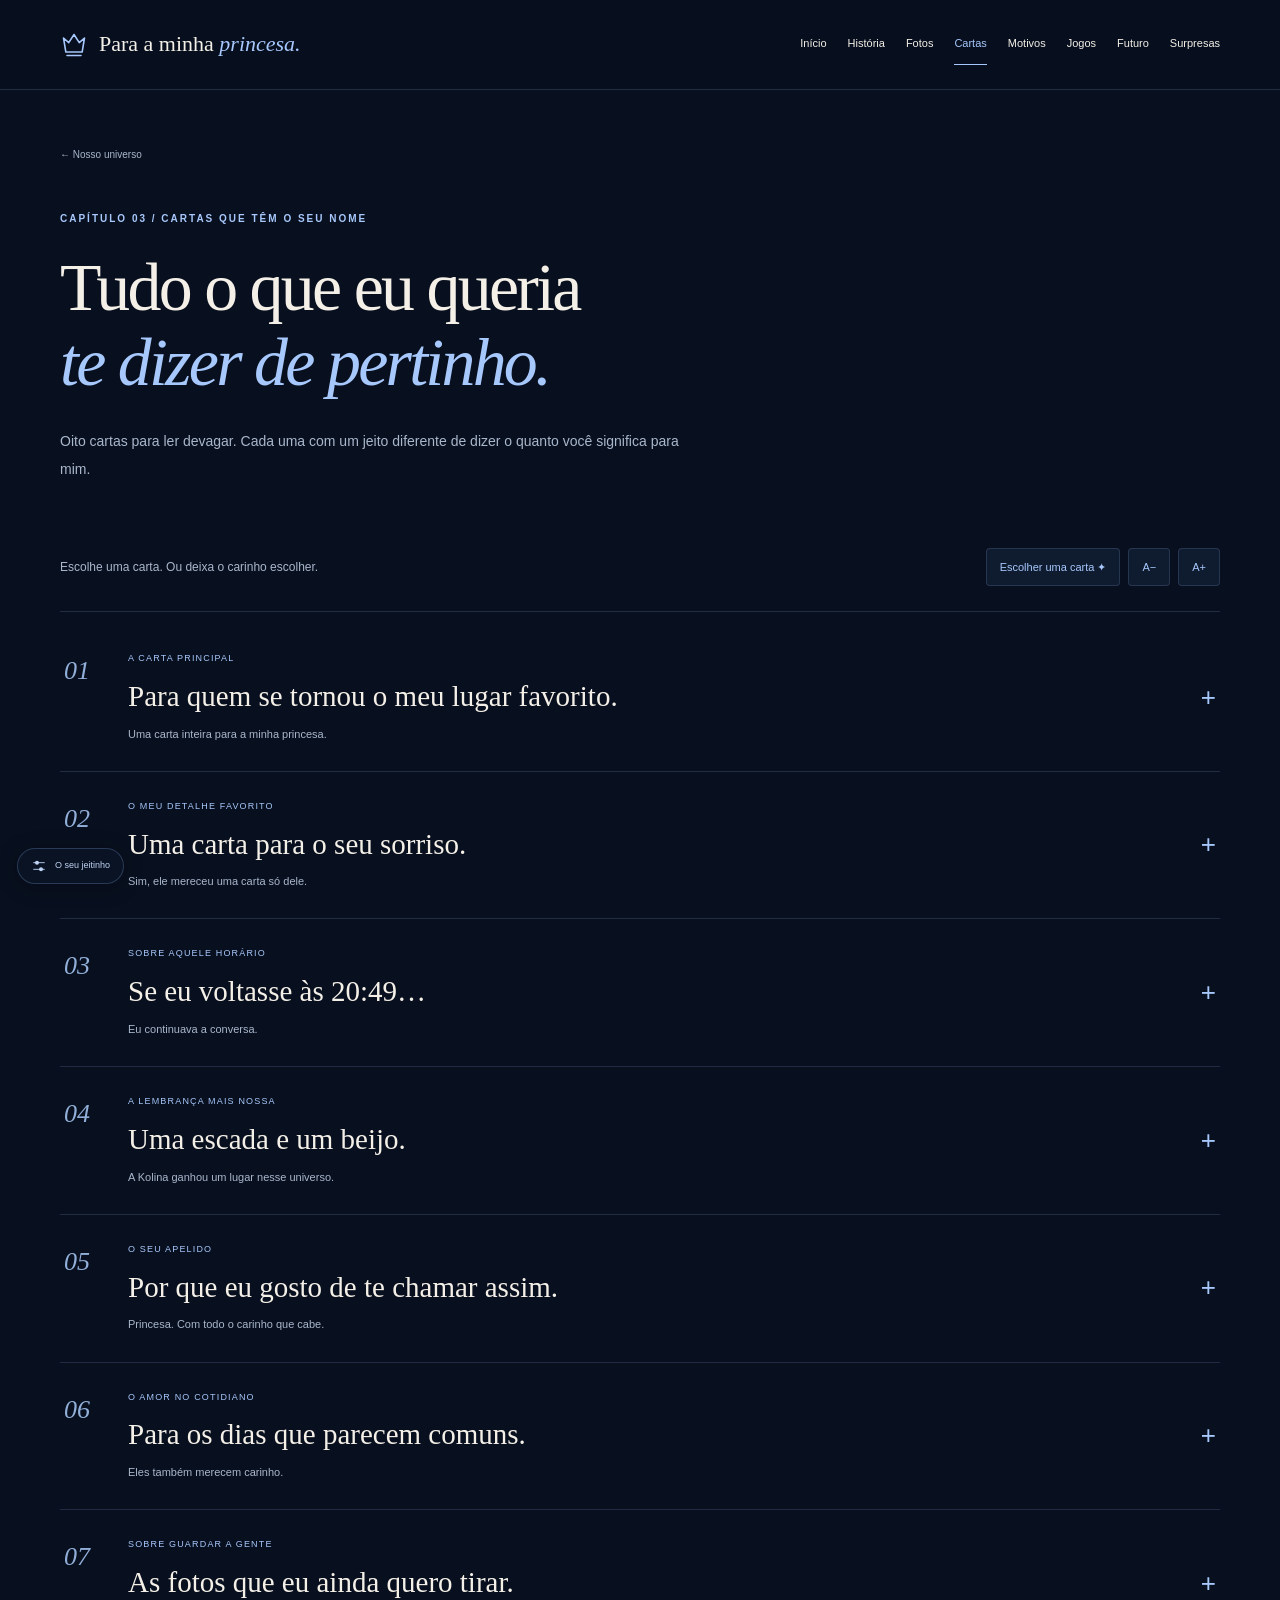
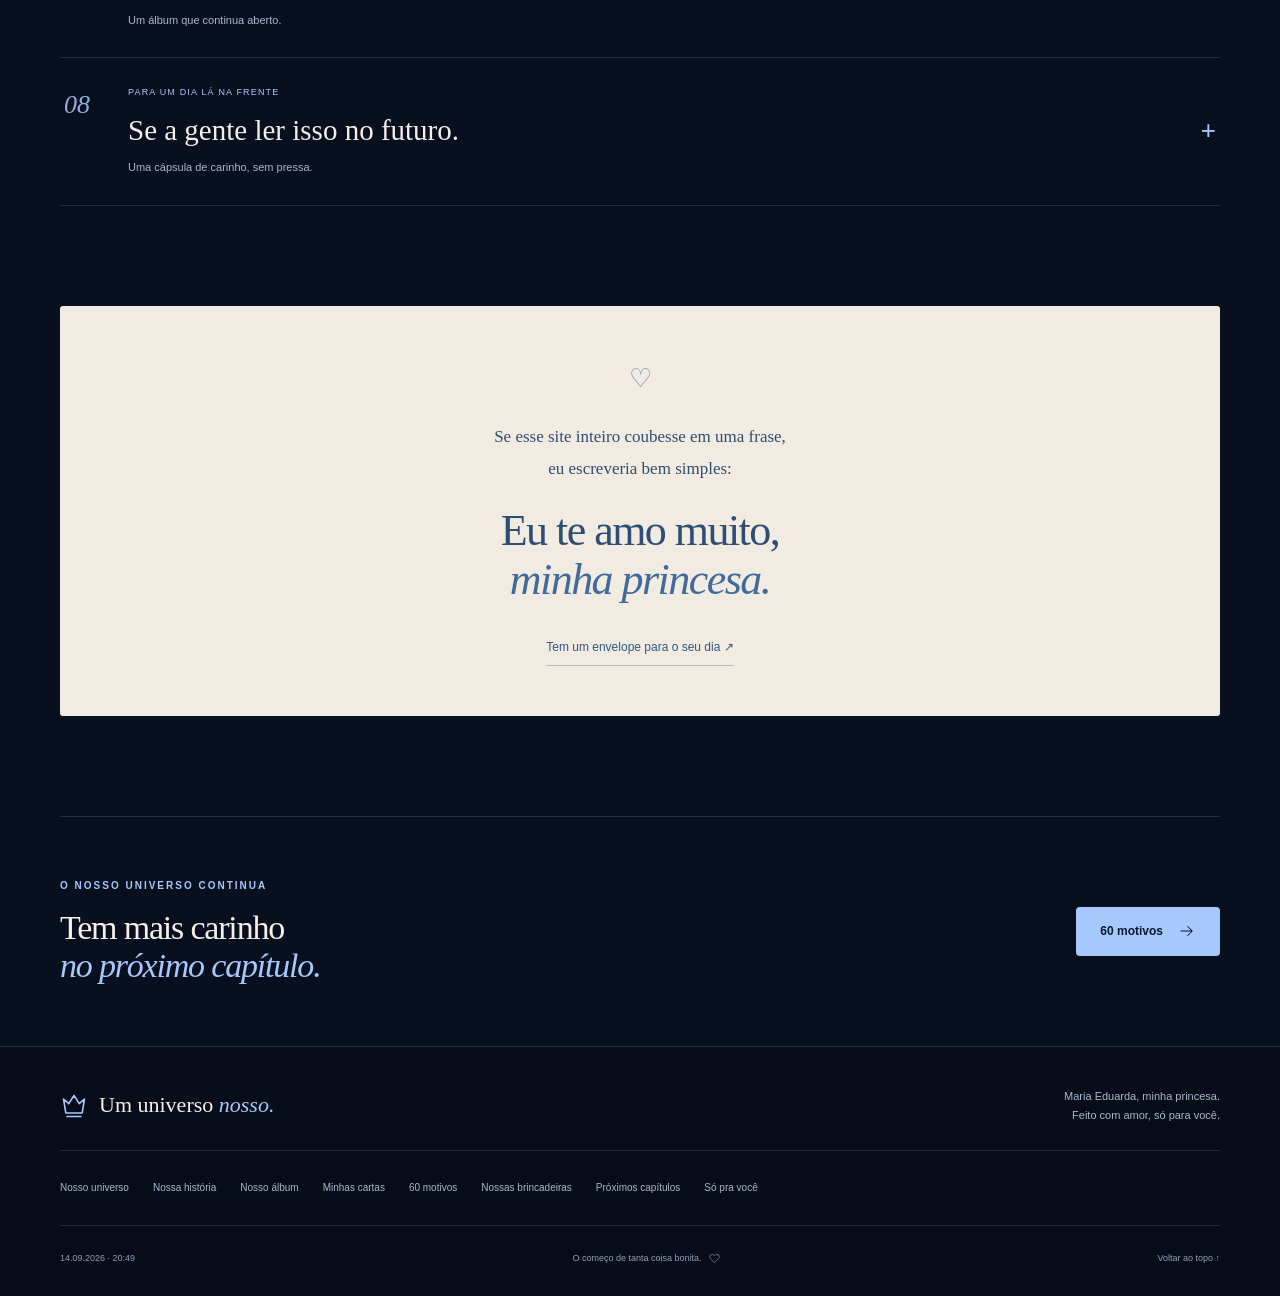
<file: cartas.html>
<!DOCTYPE html>
<html lang="pt-BR"><head><meta charset="UTF-8"><meta name="viewport" content="width=device-width, initial-scale=1"><meta name="theme-color" content="#080f1e"><meta name="robots" content="noindex,nofollow"><meta name="description" content="O que eu queria te dizer de pertinho. Para a minha princesa, com todo o meu amor."><title>Minhas cartas · Para a minha princesa 💙</title><link rel="icon" href="assets/favicon.svg" type="image/svg+xml"><link rel="stylesheet" href="style.css"><script src="logica.js" defer></script><script src="conteudo.js" defer></script><script src="script.js" defer></script></head>
<body data-page="cartas" id="topo"><a class="skip-link" href="#conteudo">Pular para o conteúdo</a><svg class="svg-sprite" xmlns="http://www.w3.org/2000/svg" aria-hidden="true">
<symbol id="i-heart" viewBox="0 0 24 24"><path d="M20.8 4.6a5.5 5.5 0 0 0-7.8 0L12 5.7l-1.1-1.1a5.5 5.5 0 0 0-7.8 7.8L12 21l8.8-8.6a5.5 5.5 0 0 0 0-7.8Z"/></symbol>
<symbol id="i-crown" viewBox="0 0 24 24"><path d="m3 6 4.5 4L12 3l4.5 7L21 6l-2 12H5L3 6Zm3 15h12"/></symbol>
<symbol id="i-arrow" viewBox="0 0 24 24"><path d="M4 12h15m-6-6 6 6-6 6"/></symbol>
<symbol id="i-star" viewBox="0 0 24 24"><path d="m12 2 2.5 7.5L22 12l-7.5 2.5L12 22l-2.5-7.5L2 12l7.5-2.5L12 2Z"/></symbol>
<symbol id="i-grid" viewBox="0 0 24 24"><path d="M3 3h7v7H3zm11 0h7v7h-7zM3 14h7v7H3zm11 0h7v7h-7z"/></symbol>
<symbol id="i-moon" viewBox="0 0 24 24"><path d="M21 13A9 9 0 0 1 11 3 9 9 0 1 0 21 13Z"/></symbol>
<symbol id="i-letter" viewBox="0 0 24 24"><path d="M3 5h18v14H3zM3 5l9 8 9-8"/></symbol>
<symbol id="i-calendar" viewBox="0 0 24 24"><path d="M4 5h16v16H4zM8 3v5m8-5v5M4 11h16m-12 4h2m4 0h2"/></symbol>
<symbol id="i-camera" viewBox="0 0 24 24"><path d="M3 7h4l2-3h6l2 3h4v13H3z"/><circle cx="12" cy="13" r="4"/></symbol>
<symbol id="i-settings" viewBox="0 0 24 24"><path d="M4 7h16M4 17h16"/><circle cx="9" cy="7" r="3" fill="currentColor" stroke="none"/><circle cx="15" cy="17" r="3" fill="currentColor" stroke="none"/></symbol>
</svg>
    <div class="reading-progress" aria-hidden="true"><span id="reading-progress"></span></div>
    <div class="ambient-layer" id="ambient-layer" aria-hidden="true"></div>
    <header class="site-header"><div class="container header-inner">
    <a class="brand" href="index.html"><svg class="icon" aria-hidden="true"><use href="#i-crown"></use></svg><span>Para a minha <em>princesa.</em></span></a>
    <button class="menu-toggle" id="menu-toggle" type="button" aria-expanded="false" aria-controls="site-nav" hidden>Menu <span aria-hidden="true">☰</span></button>
    <nav class="site-nav" id="site-nav" aria-label="Capítulos do nosso universo"><a href="index.html">Início</a><a href="historia.html">História</a><a href="album.html">Fotos</a><a href="cartas.html" aria-current="page">Cartas</a><a href="motivos.html">Motivos</a><a href="jogos.html">Jogos</a><a href="futuro.html">Futuro</a><a href="surpresas.html">Surpresas</a></nav></div></header><noscript><p class="container noscript-note">Ative o JavaScript para usar os contadores, os filtros, os jogos e as surpresas. Você pode ler as cartas e a história mesmo sem ele.</p></noscript><main id="conteudo"><div class="container page-intro"><a class="back-link" href="index.html">← Nosso universo</a><p class="eyebrow">CAPÍTULO 03 / CARTAS QUE TÊM O SEU NOME</p><h1>Tudo o que eu queria<br><em>te dizer de pertinho.</em></h1><p class="intro-copy">Oito cartas para ler devagar. Cada uma com um jeito diferente de dizer o quanto você significa para mim.</p></div>
<section class="container letters-section"><div class="reading-tools"><p>Escolhe uma carta. Ou deixa o carinho escolher.</p><div><button class="small-button" id="random-letter" type="button">Escolher uma carta ✦</button><button class="small-button" id="font-smaller" type="button" aria-label="Diminuir o texto das cartas">A−</button><button class="small-button" id="font-larger" type="button" aria-label="Aumentar o texto das cartas">A+</button></div></div><div class="letters-list" id="letters-list"><details class="full-letter" id="carta-principal" data-letter><summary><span class="letter-number">01</span><span><small>A carta principal</small><strong>Para quem se tornou o meu lugar favorito.</strong><em>Uma carta inteira para a minha princesa.</em></span><span class="summary-plus" aria-hidden="true">+</span></summary><article class="letter-paper"><div class="paper-heading"><svg class="icon" aria-hidden="true"><use href="#i-heart"></use></svg><span>PARA A MINHA PRINCESA</span><span aria-hidden="true">✦</span></div><h3>Minha princesa,</h3><p>Minha princesa, se antes daquela conversa do dia 14 de setembro alguém me dissesse que eu ia criar um universo inteiro só para uma pessoa, eu ia querer saber quem era. Hoje eu sei o seu nome. E gosto de poder escrever: Maria Eduarda.</p><p>Eu gosto de tudo em você. Gosto do seu cabelo, dos seus olhinhos, desse jeitinho que é só seu. Mas tem um detalhe que sempre aparece primeiro quando eu tento explicar o que me fez me apaixonar: o seu sorriso. Eu queria que você conseguisse se enxergar por um instante com o carinho com que eu te vejo.</p><p>A nossa história ainda está no começo. E eu gosto disso também: dos capítulos que já temos, das coisas que ainda vamos descobrir e da chance de continuar te conhecendo. Eu não quero pular as partes simples. Quero as conversas, os passeios, as fotos tortas e as risadas que aparecem no meio das nossas bobeiras.</p><p>Guardo o primeiro “te amo” que eu disse, o primeiro “eu te amo” que veio de você, a conversa com o seu pai, o Pimenta Pastéis e aquela escada da Kolina kkkkk. Cada lembrança é diferente. Todas têm uma coisa em comum: você.</p><p>Fiz esse cantinho para você voltar quando quiser. Para olhar as fotos, lembrar do começo, abrir uma carta e encontrar uma mensagem minha esperando por você. Se esse site conseguir te fazer sorrir um pouquinho, já vai ter carregado a parte mais bonita do que eu queria te dar.</p><p>Eu te amo muito, minha princesa. E quero continuar escolhendo atitudes pequenas e bonitas para cuidar do que a gente está construindo.</p><p class="letter-signature">Com amor,<br><em>De quem se apaixonou pelo seu sorriso.</em></p></article></details><details class="full-letter" id="carta-sorriso" data-letter><summary><span class="letter-number">02</span><span><small>O meu detalhe favorito</small><strong>Uma carta para o seu sorriso.</strong><em>Sim, ele mereceu uma carta só dele.</em></span><span class="summary-plus" aria-hidden="true">+</span></summary><article class="letter-paper"><div class="paper-heading"><svg class="icon" aria-hidden="true"><use href="#i-heart"></use></svg><span>PARA A MINHA PRINCESA</span><span aria-hidden="true">✦</span></div><h3>Minha princesa,</h3><p>Princesa, se eu tivesse que escolher uma foto para explicar o que eu sinto, eu ia procurar uma em que você estivesse sorrindo. Tem alguma coisa nesse sorriso que faz o meu pensamento parar um pouquinho e querer ficar ali.</p><p>Eu gosto de como um detalhe pode carregar tanta coisa. Um sorriso em uma foto. Um sorriso de pertinho. A ideia de você sorrindo enquanto lê uma mensagem que eu escrevi. São jeitos diferentes de a mesma pessoa deixar um dia mais bonito.</p><p>Quero que você tenha muitos motivos para sorrir, inclusive motivos que sejam só seus: coisas que você conquiste, momentos de que goste, pessoas que te queiram bem. Eu gosto de você feliz. E quero fazer parte das pequenas coisas boas que chegam até você.</p><p>Se alguém me perguntar de novo o que eu mais gosto em você, a resposta continua a mesma. Eu gosto de tudo. Mas esse sorriso tem um lugar especial.</p><p class="letter-signature">Com amor,<br><em>Do seu admirador de sorrisos favorito.</em></p></article></details><details class="full-letter" id="carta-comeco" data-letter><summary><span class="letter-number">03</span><span><small>Sobre aquele horário</small><strong>Se eu voltasse às 20:49…</strong><em>Eu continuava a conversa.</em></span><span class="summary-plus" aria-hidden="true">+</span></summary><article class="letter-paper"><div class="paper-heading"><svg class="icon" aria-hidden="true"><use href="#i-heart"></use></svg><span>PARA A MINHA PRINCESA</span><span aria-hidden="true">✦</span></div><h3>Minha princesa,</h3><p>Tem tantos horários em um dia. A maioria passa sem que a gente pense duas vezes. Mas 20:49 ganhou uma história: em 14 de setembro de 2026, a gente começou a conversar.</p><p>Hoje eu olho para aquele começo sabendo de coisas que eu ainda não sabia ali. Sei dos nossos primeiros “te amo”. Sei que ia ter uma conversa com o seu pai, um encontro no Pimenta Pastéis e um beijo em uma escada que entrou para a memória.</p><p>Gosto de pensar que as histórias bonitas também começam assim: com um momento que cabe em uma linha do calendário e depois cresce até merecer um site inteiro.</p><p>Se eu voltasse àquele horário levando o que sei hoje, eu continuava. Sem precisar de uma frase perfeita. Só querendo conhecer você de novo.</p><p class="letter-signature">Com amor,<br><em>De quem tem um horário favorito desde então.</em></p></article></details><details class="full-letter" id="carta-escada" data-letter><summary><span class="letter-number">04</span><span><small>A lembrança mais nossa</small><strong>Uma escada e um beijo.</strong><em>A Kolina ganhou um lugar nesse universo.</em></span><span class="summary-plus" aria-hidden="true">+</span></summary><article class="letter-paper"><div class="paper-heading"><svg class="icon" aria-hidden="true"><use href="#i-heart"></use></svg><span>PARA A MINHA PRINCESA</span><span aria-hidden="true">✦</span></div><h3>Minha princesa,</h3><p>Eu acho muito nossa essa parte da história: o primeiro beijo foi na escada da Kolina. Quando eu escrevo isso, dá vontade de colocar um “kkkkk” junto. Não porque a lembrança seja pequena. Porque ela tem esse detalhe simples e tão particular.</p><p>Um cenário bonito pode ajudar uma foto. Mas, quando eu penso naquele beijo, é de você que eu lembro. Do dia 3 de outubro, do nosso encontro, da gente chegando a uma lembrança que agora é nossa.</p><p>Eu queria guardar esse pedacinho com o mesmo carinho de uma foto que a gente olha muitas vezes. Foi por isso que ele ganhou espaço na história, nas cartas e até no joguinho.</p><p>Se alguma escada merecia uma página de romance, essa tinha uma boa candidata kkkkk. Eu viveria aquela lembrança com você outra vez.</p><p class="letter-signature">Com amor,<br><em>De quem nunca mais vai achar aquela escada comum.</em></p></article></details><details class="full-letter" id="carta-princesa" data-letter><summary><span class="letter-number">05</span><span><small>O seu apelido</small><strong>Por que eu gosto de te chamar assim.</strong><em>Princesa. Com todo o carinho que cabe.</em></span><span class="summary-plus" aria-hidden="true">+</span></summary><article class="letter-paper"><div class="paper-heading"><svg class="icon" aria-hidden="true"><use href="#i-heart"></use></svg><span>PARA A MINHA PRINCESA</span><span aria-hidden="true">✦</span></div><h3>Minha princesa,</h3><p>Princesa é o apelido que você prefere. Eu gosto de saber disso, porque uma das coisas bonitas de conhecer alguém é aprender esses detalhes: a palavra que a pessoa gosta de ouvir, as pequenas escolhas que fazem parte do jeito dela.</p><p>Quando eu te chamo de princesa, quero que essa palavra venha com carinho. Com a vontade de te tratar bem, de prestar atenção em você e de continuar descobrindo a pessoa que existe em cada detalhe que eu adoro.</p><p>Você tem o seu nome, os seus gostos, as suas ideias e um mundo inteiro que é seu. Eu quero gostar de você respeitando tudo isso, sem pressa de achar que já sei tudo.</p><p>Maria Eduarda para apresentar ao mundo. Minha princesa para falar com o carinho de quem gosta muito de estar pertinho.</p><p class="letter-signature">Com amor,<br><em>De quem gosta de aprender os seus detalhes.</em></p></article></details><details class="full-letter" id="carta-comuns" data-letter><summary><span class="letter-number">06</span><span><small>O amor no cotidiano</small><strong>Para os dias que parecem comuns.</strong><em>Eles também merecem carinho.</em></span><span class="summary-plus" aria-hidden="true">+</span></summary><article class="letter-paper"><div class="paper-heading"><svg class="icon" aria-hidden="true"><use href="#i-heart"></use></svg><span>PARA A MINHA PRINCESA</span><span aria-hidden="true">✦</span></div><h3>Minha princesa,</h3><p>Essa carta é para um dia sem aniversário, sem uma data marcada e sem uma grande novidade. Um desses dias que passam pelo calendário sem pedir uma legenda especial.</p><p>Eu quero gostar da nossa história nesses dias também. Nas conversas que não precisam virar acontecimento, na foto boba, na vontade de saber como você está, em um carinho que chega no meio da rotina.</p><p>Quando penso nos próximos capítulos, imagino muita coisa simples: um sorvete, um filme, um passeio, uma tarde para conversar. Coisas que ficam bonitas por ter você nelas.</p><p>Então, se hoje for só um dia comum, fica aqui um carinho meu para ele. Você pode abrir esta carta sem precisar de um motivo especial.</p><p class="letter-signature">Com amor,<br><em>De quem quer muitos dias simples com você.</em></p></article></details><details class="full-letter" id="carta-fotos" data-letter><summary><span class="letter-number">07</span><span><small>Sobre guardar a gente</small><strong>As fotos que eu ainda quero tirar.</strong><em>Um álbum que continua aberto.</em></span><span class="summary-plus" aria-hidden="true">+</span></summary><article class="letter-paper"><div class="paper-heading"><svg class="icon" aria-hidden="true"><use href="#i-heart"></use></svg><span>PARA A MINHA PRINCESA</span><span aria-hidden="true">✦</span></div><h3>Minha princesa,</h3><p>Tem as fotos que já existem: as que mostram os nossos sorrisos, os nossos abraços e os filtros mais bobos. Eu gosto de cada uma por um motivo diferente. Juntas, elas contam um pouco da gente.</p><p>E tem as fotos que eu ainda quero tirar. Uma em um lugar novo. Outra em um passeio simples. Uma sem pose nenhuma. Outra em que a gente só esteja tentando não rir da própria cara.</p><p>Eu quero que esse álbum tenha espaço para crescer com o tempo. Sem obrigação de registrar tudo, só com a vontade de guardar alguns instantes em que foi bonito estar junto.</p><p>Se daqui a um tempo eu voltar a este site para colocar mais fotos, espero olhar para as que estão aqui e pensar: olha só o comecinho de nós.</p><p class="letter-signature">Com amor,<br><em>De quem já gosta das nossas próximas lembranças.</em></p></article></details><details class="full-letter" id="carta-futuro" data-letter><summary><span class="letter-number">08</span><span><small>Para um dia lá na frente</small><strong>Se a gente ler isso no futuro.</strong><em>Uma cápsula de carinho, sem pressa.</em></span><span class="summary-plus" aria-hidden="true">+</span></summary><article class="letter-paper"><div class="paper-heading"><svg class="icon" aria-hidden="true"><use href="#i-heart"></use></svg><span>PARA A MINHA PRINCESA</span><span aria-hidden="true">✦</span></div><h3>Minha princesa,</h3><p>Se a gente estiver lendo esta carta daqui a um tempo, espero que tenha mais história para contar. Mais lugares com o nosso nome na memória. Mais fotos. Mais detalhes que hoje eu ainda nem conheço.</p><p>Quero que a gente consiga lembrar deste começo com carinho: da conversa às 20:49, das palavras ditas em setembro, do encontro e da escada. Cada capítulo tem o tamanho que teve, e eu gosto de saber de onde a gente veio.</p><p>O que eu quero para os próximos dias é continuar te conhecendo e encontrar jeitos de cuidar da nossa história com respeito, conversa e carinho. Um plano de cada vez, um encontro de cada vez, uma lembrança de cada vez.</p><p>E, se você quiser saber o que eu estou sentindo enquanto escrevo: eu gosto muito de você, princesa. O seu sorriso continua sendo uma ótima explicação.</p><p class="letter-signature">Com amor,<br><em>Com amor, do nosso comecinho.</em></p></article></details></div></section>
<section class="container section-space"><div class="paper-quote"><span aria-hidden="true">♡</span><p>Se esse site inteiro coubesse em uma frase,<br>eu escreveria bem simples:</p><h2>Eu te amo muito,<br><em>minha princesa.</em></h2><a class="text-link" href="surpresas.html#envelopes">Tem um envelope para o seu dia ↗</a></div></section></main><section class="next-chapter container"><div><p class="eyebrow">O NOSSO UNIVERSO CONTINUA</p><h2>Tem mais carinho<br><em>no próximo capítulo.</em></h2></div><a class="button button-light" href="motivos.html">60 motivos <svg class="icon" aria-hidden="true"><use href="#i-arrow"></use></svg></a></section>
    <footer class="site-footer"><div class="container footer-top"><a class="brand" href="index.html"><svg class="icon" aria-hidden="true"><use href="#i-crown"></use></svg><span>Um universo <em>nosso.</em></span></a><p>Maria Eduarda, minha princesa.<br>Feito com amor, só para você.</p></div><nav class="container footer-nav" aria-label="Todos os capítulos"><a href="index.html">Nosso universo</a><a href="historia.html">Nossa história</a><a href="album.html">Nosso álbum</a><a href="cartas.html">Minhas cartas</a><a href="motivos.html">60 motivos</a><a href="jogos.html">Nossas brincadeiras</a><a href="futuro.html">Próximos capítulos</a><a href="surpresas.html">Só pra você</a></nav><div class="container footer-bottom"><span>14.09.2026 · 20:49</span><span>O começo de tanta coisa bonita. <svg class="icon" aria-hidden="true"><use href="#i-heart"></use></svg></span><a href="#topo">Voltar ao topo ↑</a></div></footer>
    <details class="site-settings" id="site-settings"><summary aria-label="Ajustar efeitos e som"><svg class="icon" aria-hidden="true"><use href="#i-settings"></use></svg><span>O seu jeitinho</span></summary><div class="settings-panel"><h3>Deixa do seu jeito.</h3><label for="effect-select">O nosso céu</label><select id="effect-select"><option value="petals">Pétalas azuis</option><option value="stars">Estrelinhas</option><option value="off">Sem movimento</option></select><button class="button button-outline" id="sound-toggle" type="button" aria-pressed="false"><svg class="icon" aria-hidden="true"><use href="#i-moon"></use></svg> Ligar som suave</button><p id="audio-status" role="status">Uma sequência instrumental de notas suaves. O som começa só quando você ligar.</p></div></details>
    <div class="toast" id="toast" role="status" hidden></div>
    <dialog class="photo-dialog" id="photo-dialog" aria-labelledby="viewer-caption"><div class="viewer-top"><span id="viewer-count"></span><div class="viewer-tools"><button class="small-button" id="viewer-play" type="button" aria-pressed="false">Iniciar apresentação</button><button class="icon-button" id="viewer-close" type="button" aria-label="Fechar foto">×</button></div></div><div class="viewer-stage"><button class="icon-button viewer-arrow" id="viewer-prev" type="button" aria-label="Foto anterior">←</button><img id="viewer-image" alt=""><button class="icon-button viewer-arrow" id="viewer-next" type="button" aria-label="Próxima foto">→</button></div><p id="viewer-caption"></p><p class="viewer-help">Use as setas para navegar e Escape para fechar.</p></dialog></body></html>
</file>
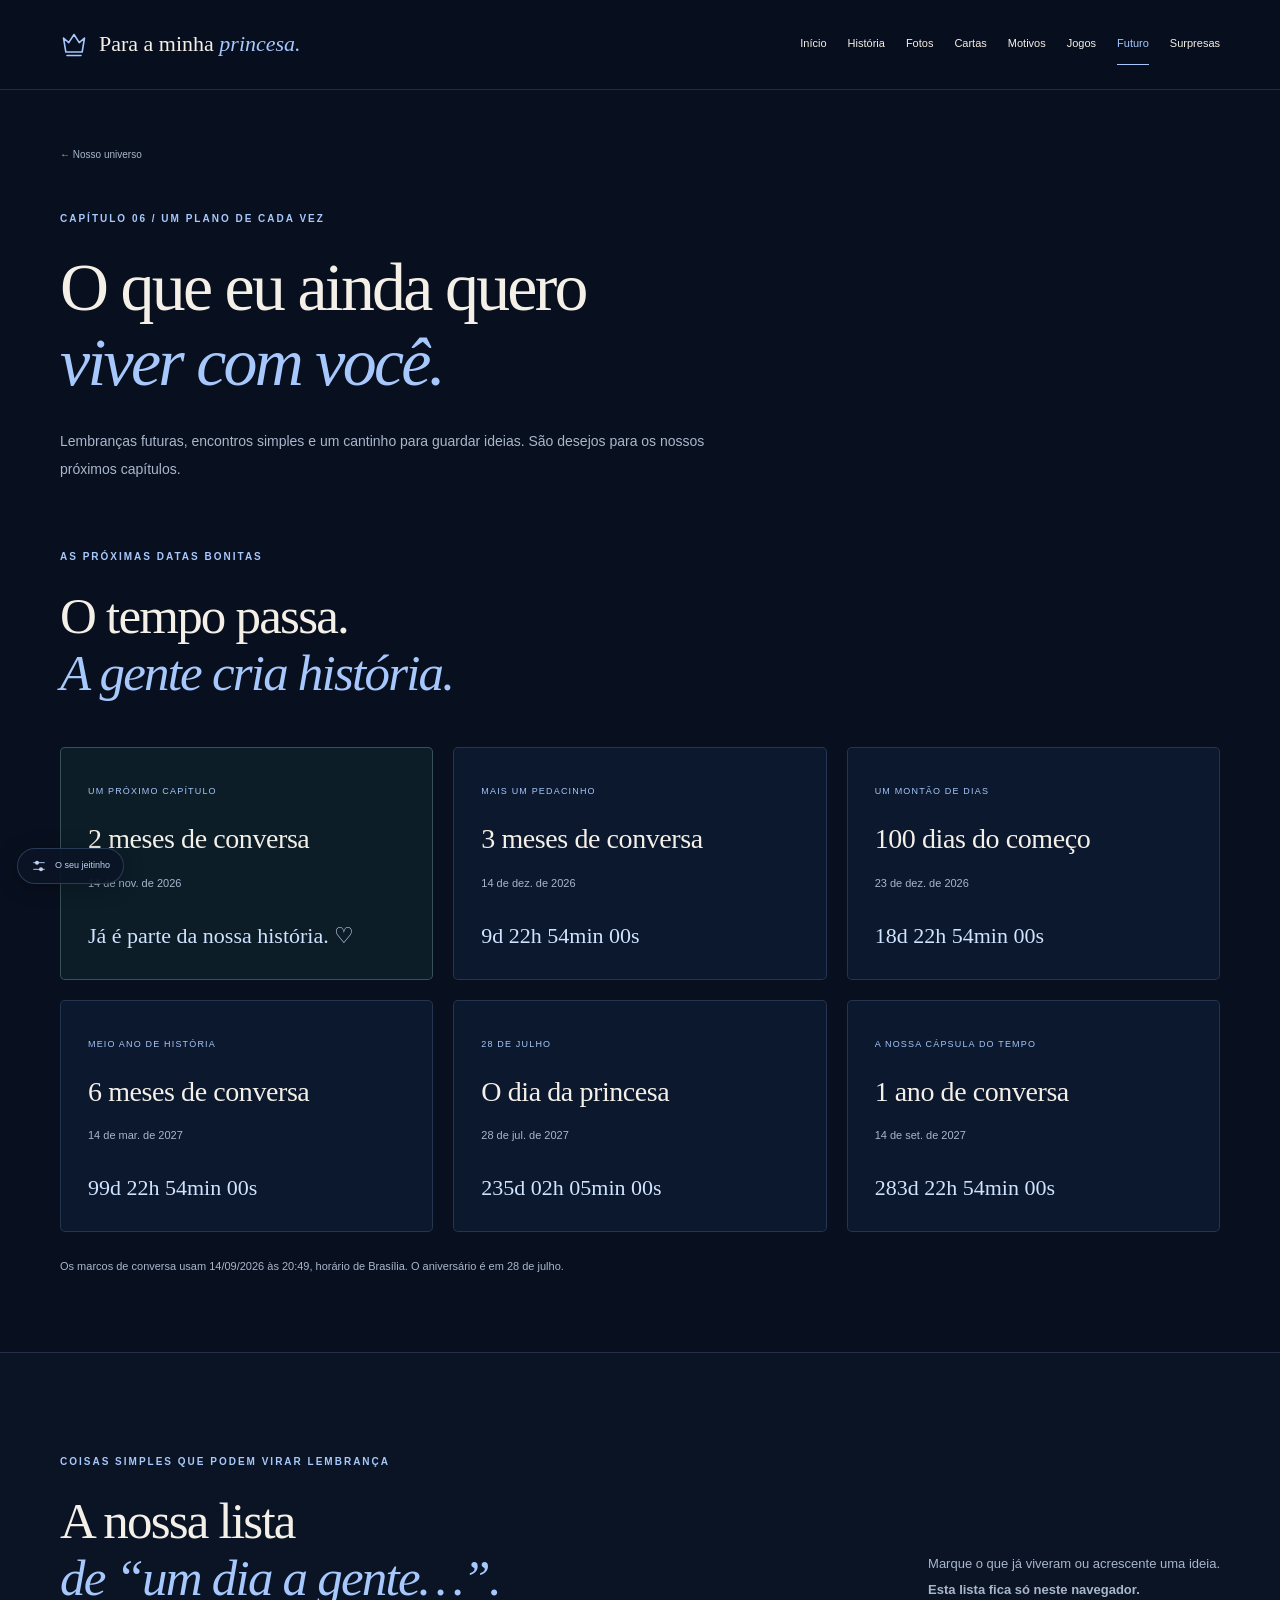
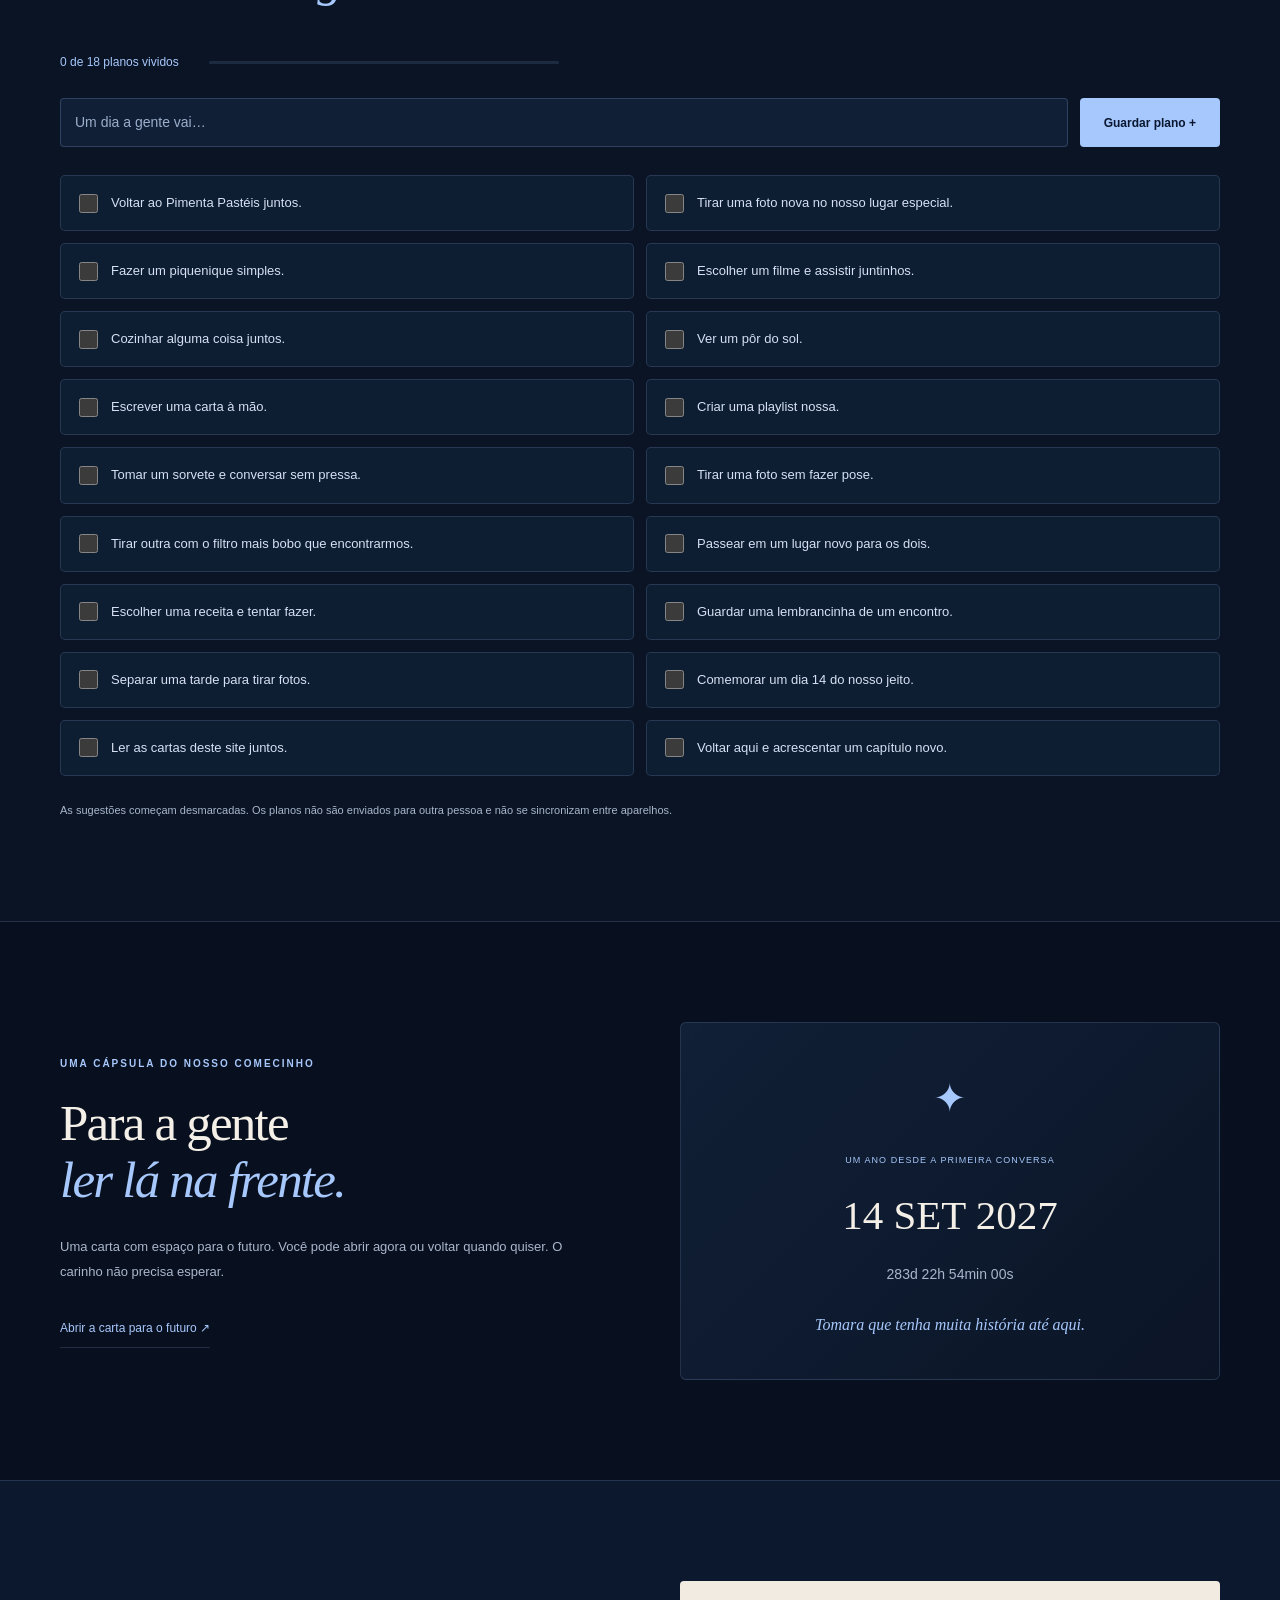
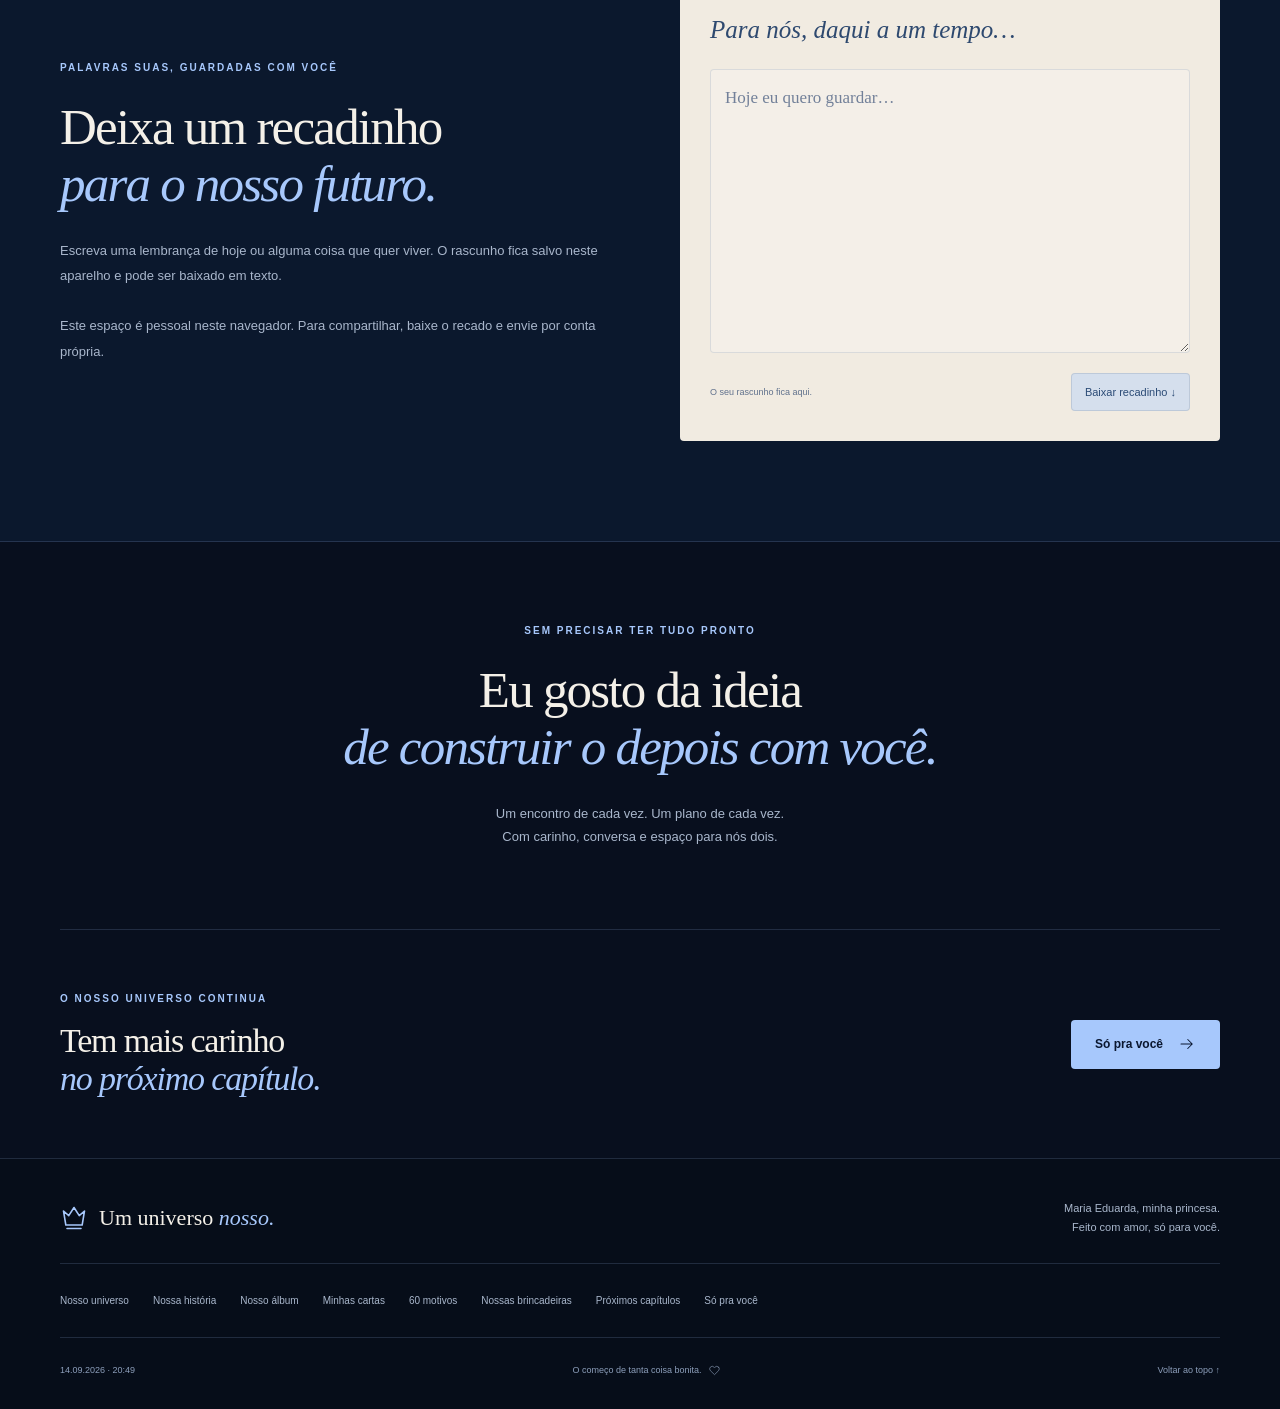
<file: futuro.html>
<!DOCTYPE html>
<html lang="pt-BR"><head><meta charset="UTF-8"><meta name="viewport" content="width=device-width, initial-scale=1"><meta name="theme-color" content="#080f1e"><meta name="robots" content="noindex,nofollow"><meta name="description" content="Planos que a gente ainda pode viver. Para a minha princesa, com todo o meu amor."><title>Próximos capítulos · Para a minha princesa 💙</title><link rel="icon" href="assets/favicon.svg" type="image/svg+xml"><link rel="stylesheet" href="style.css"><script src="logica.js" defer></script><script src="conteudo.js" defer></script><script src="script.js" defer></script></head>
<body data-page="futuro" id="topo"><a class="skip-link" href="#conteudo">Pular para o conteúdo</a><svg class="svg-sprite" xmlns="http://www.w3.org/2000/svg" aria-hidden="true">
<symbol id="i-heart" viewBox="0 0 24 24"><path d="M20.8 4.6a5.5 5.5 0 0 0-7.8 0L12 5.7l-1.1-1.1a5.5 5.5 0 0 0-7.8 7.8L12 21l8.8-8.6a5.5 5.5 0 0 0 0-7.8Z"/></symbol>
<symbol id="i-crown" viewBox="0 0 24 24"><path d="m3 6 4.5 4L12 3l4.5 7L21 6l-2 12H5L3 6Zm3 15h12"/></symbol>
<symbol id="i-arrow" viewBox="0 0 24 24"><path d="M4 12h15m-6-6 6 6-6 6"/></symbol>
<symbol id="i-star" viewBox="0 0 24 24"><path d="m12 2 2.5 7.5L22 12l-7.5 2.5L12 22l-2.5-7.5L2 12l7.5-2.5L12 2Z"/></symbol>
<symbol id="i-grid" viewBox="0 0 24 24"><path d="M3 3h7v7H3zm11 0h7v7h-7zM3 14h7v7H3zm11 0h7v7h-7z"/></symbol>
<symbol id="i-moon" viewBox="0 0 24 24"><path d="M21 13A9 9 0 0 1 11 3 9 9 0 1 0 21 13Z"/></symbol>
<symbol id="i-letter" viewBox="0 0 24 24"><path d="M3 5h18v14H3zM3 5l9 8 9-8"/></symbol>
<symbol id="i-calendar" viewBox="0 0 24 24"><path d="M4 5h16v16H4zM8 3v5m8-5v5M4 11h16m-12 4h2m4 0h2"/></symbol>
<symbol id="i-camera" viewBox="0 0 24 24"><path d="M3 7h4l2-3h6l2 3h4v13H3z"/><circle cx="12" cy="13" r="4"/></symbol>
<symbol id="i-settings" viewBox="0 0 24 24"><path d="M4 7h16M4 17h16"/><circle cx="9" cy="7" r="3" fill="currentColor" stroke="none"/><circle cx="15" cy="17" r="3" fill="currentColor" stroke="none"/></symbol>
</svg>
    <div class="reading-progress" aria-hidden="true"><span id="reading-progress"></span></div>
    <div class="ambient-layer" id="ambient-layer" aria-hidden="true"></div>
    <header class="site-header"><div class="container header-inner">
    <a class="brand" href="index.html"><svg class="icon" aria-hidden="true"><use href="#i-crown"></use></svg><span>Para a minha <em>princesa.</em></span></a>
    <button class="menu-toggle" id="menu-toggle" type="button" aria-expanded="false" aria-controls="site-nav" hidden>Menu <span aria-hidden="true">☰</span></button>
    <nav class="site-nav" id="site-nav" aria-label="Capítulos do nosso universo"><a href="index.html">Início</a><a href="historia.html">História</a><a href="album.html">Fotos</a><a href="cartas.html">Cartas</a><a href="motivos.html">Motivos</a><a href="jogos.html">Jogos</a><a href="futuro.html" aria-current="page">Futuro</a><a href="surpresas.html">Surpresas</a></nav></div></header><noscript><p class="container noscript-note">Ative o JavaScript para usar os contadores, os filtros, os jogos e as surpresas. Você pode ler as cartas e a história mesmo sem ele.</p></noscript><main id="conteudo"><div class="container page-intro"><a class="back-link" href="index.html">← Nosso universo</a><p class="eyebrow">CAPÍTULO 06 / UM PLANO DE CADA VEZ</p><h1>O que eu ainda quero<br><em>viver com você.</em></h1><p class="intro-copy">Lembranças futuras, encontros simples e um cantinho para guardar ideias. São desejos para os nossos próximos capítulos.</p></div>
<section class="container milestone-section"><div class="section-heading"><p class="eyebrow">AS PRÓXIMAS DATAS BONITAS</p><h2>O tempo passa.<br><em>A gente cria história.</em></h2></div><div class="milestone-grid" id="milestone-grid"></div><p class="local-note">Os marcos de conversa usam 14/09/2026 às 20:49, horário de Brasília. O aniversário é em 28 de julho.</p></section>
<section class="wishlist-section section-space"><div class="container"><div class="section-heading split-heading"><div><p class="eyebrow">COISAS SIMPLES QUE PODEM VIRAR LEMBRANÇA</p><h2>A nossa lista<br><em>de “um dia a gente…”.</em></h2></div><p>Marque o que já viveram ou acrescente uma ideia.<br><strong>Esta lista fica só neste navegador.</strong></p></div><div class="wishlist-progress"><span id="wishlist-progress-label">0 planos vividos</span><div><span id="wishlist-progress-bar"></span></div></div><form class="add-plan" id="plan-form"><label class="sr-only" for="plan-input">Um novo plano para a gente</label><input id="plan-input" type="text" maxlength="120" placeholder="Um dia a gente vai…" required><button class="button button-light" type="submit">Guardar plano +</button></form><div class="wishlist" id="wishlist"></div><p class="local-note">As sugestões começam desmarcadas. Os planos não são enviados para outra pessoa e não se sincronizam entre aparelhos.</p></div></section>
<section class="container section-space"><div class="future-letter-layout"><div><p class="eyebrow">UMA CÁPSULA DO NOSSO COMECINHO</p><h2>Para a gente<br><em>ler lá na frente.</em></h2><p>Uma carta com espaço para o futuro. Você pode abrir agora ou voltar quando quiser. O carinho não precisa esperar.</p><a class="text-link" href="cartas.html#carta-futuro">Abrir a carta para o futuro ↗</a></div><div class="time-capsule panel"><span aria-hidden="true">✦</span><small>UM ANO DESDE A PRIMEIRA CONVERSA</small><strong>14 SET 2027</strong><p data-countdown="year">Contando os dias para esse capítulo.</p><span class="handwritten">Tomara que tenha muita história até aqui.</span></div></div></section>
<section class="journal-section section-space"><div class="container journal-layout"><div><p class="eyebrow">PALAVRAS SUAS, GUARDADAS COM VOCÊ</p><h2>Deixa um recadinho<br><em>para o nosso futuro.</em></h2><p>Escreva uma lembrança de hoje ou alguma coisa que quer viver. O rascunho fica salvo neste aparelho e pode ser baixado em texto.</p><p class="local-note">Este espaço é pessoal neste navegador. Para compartilhar, baixe o recado e envie por conta própria.</p></div><form id="future-note-form" class="journal-paper"><label for="future-note">Para nós, daqui a um tempo…</label><textarea id="future-note" rows="8" maxlength="4000" placeholder="Hoje eu quero guardar…"></textarea><div class="journal-bottom"><span id="note-status" role="status">O seu rascunho fica aqui.</span><button class="small-button" id="download-note" type="button">Baixar recadinho ↓</button></div></form></div></section>
<section class="container future-closing"><p class="eyebrow">SEM PRECISAR TER TUDO PRONTO</p><h2>Eu gosto da ideia<br><em>de construir o depois com você.</em></h2><p>Um encontro de cada vez. Um plano de cada vez.<br>Com carinho, conversa e espaço para nós dois.</p></section></main><section class="next-chapter container"><div><p class="eyebrow">O NOSSO UNIVERSO CONTINUA</p><h2>Tem mais carinho<br><em>no próximo capítulo.</em></h2></div><a class="button button-light" href="surpresas.html">Só pra você <svg class="icon" aria-hidden="true"><use href="#i-arrow"></use></svg></a></section>
    <footer class="site-footer"><div class="container footer-top"><a class="brand" href="index.html"><svg class="icon" aria-hidden="true"><use href="#i-crown"></use></svg><span>Um universo <em>nosso.</em></span></a><p>Maria Eduarda, minha princesa.<br>Feito com amor, só para você.</p></div><nav class="container footer-nav" aria-label="Todos os capítulos"><a href="index.html">Nosso universo</a><a href="historia.html">Nossa história</a><a href="album.html">Nosso álbum</a><a href="cartas.html">Minhas cartas</a><a href="motivos.html">60 motivos</a><a href="jogos.html">Nossas brincadeiras</a><a href="futuro.html">Próximos capítulos</a><a href="surpresas.html">Só pra você</a></nav><div class="container footer-bottom"><span>14.09.2026 · 20:49</span><span>O começo de tanta coisa bonita. <svg class="icon" aria-hidden="true"><use href="#i-heart"></use></svg></span><a href="#topo">Voltar ao topo ↑</a></div></footer>
    <details class="site-settings" id="site-settings"><summary aria-label="Ajustar efeitos e som"><svg class="icon" aria-hidden="true"><use href="#i-settings"></use></svg><span>O seu jeitinho</span></summary><div class="settings-panel"><h3>Deixa do seu jeito.</h3><label for="effect-select">O nosso céu</label><select id="effect-select"><option value="petals">Pétalas azuis</option><option value="stars">Estrelinhas</option><option value="off">Sem movimento</option></select><button class="button button-outline" id="sound-toggle" type="button" aria-pressed="false"><svg class="icon" aria-hidden="true"><use href="#i-moon"></use></svg> Ligar som suave</button><p id="audio-status" role="status">Uma sequência instrumental de notas suaves. O som começa só quando você ligar.</p></div></details>
    <div class="toast" id="toast" role="status" hidden></div>
    <dialog class="photo-dialog" id="photo-dialog" aria-labelledby="viewer-caption"><div class="viewer-top"><span id="viewer-count"></span><div class="viewer-tools"><button class="small-button" id="viewer-play" type="button" aria-pressed="false">Iniciar apresentação</button><button class="icon-button" id="viewer-close" type="button" aria-label="Fechar foto">×</button></div></div><div class="viewer-stage"><button class="icon-button viewer-arrow" id="viewer-prev" type="button" aria-label="Foto anterior">←</button><img id="viewer-image" alt=""><button class="icon-button viewer-arrow" id="viewer-next" type="button" aria-label="Próxima foto">→</button></div><p id="viewer-caption"></p><p class="viewer-help">Use as setas para navegar e Escape para fechar.</p></dialog></body></html>
</file>
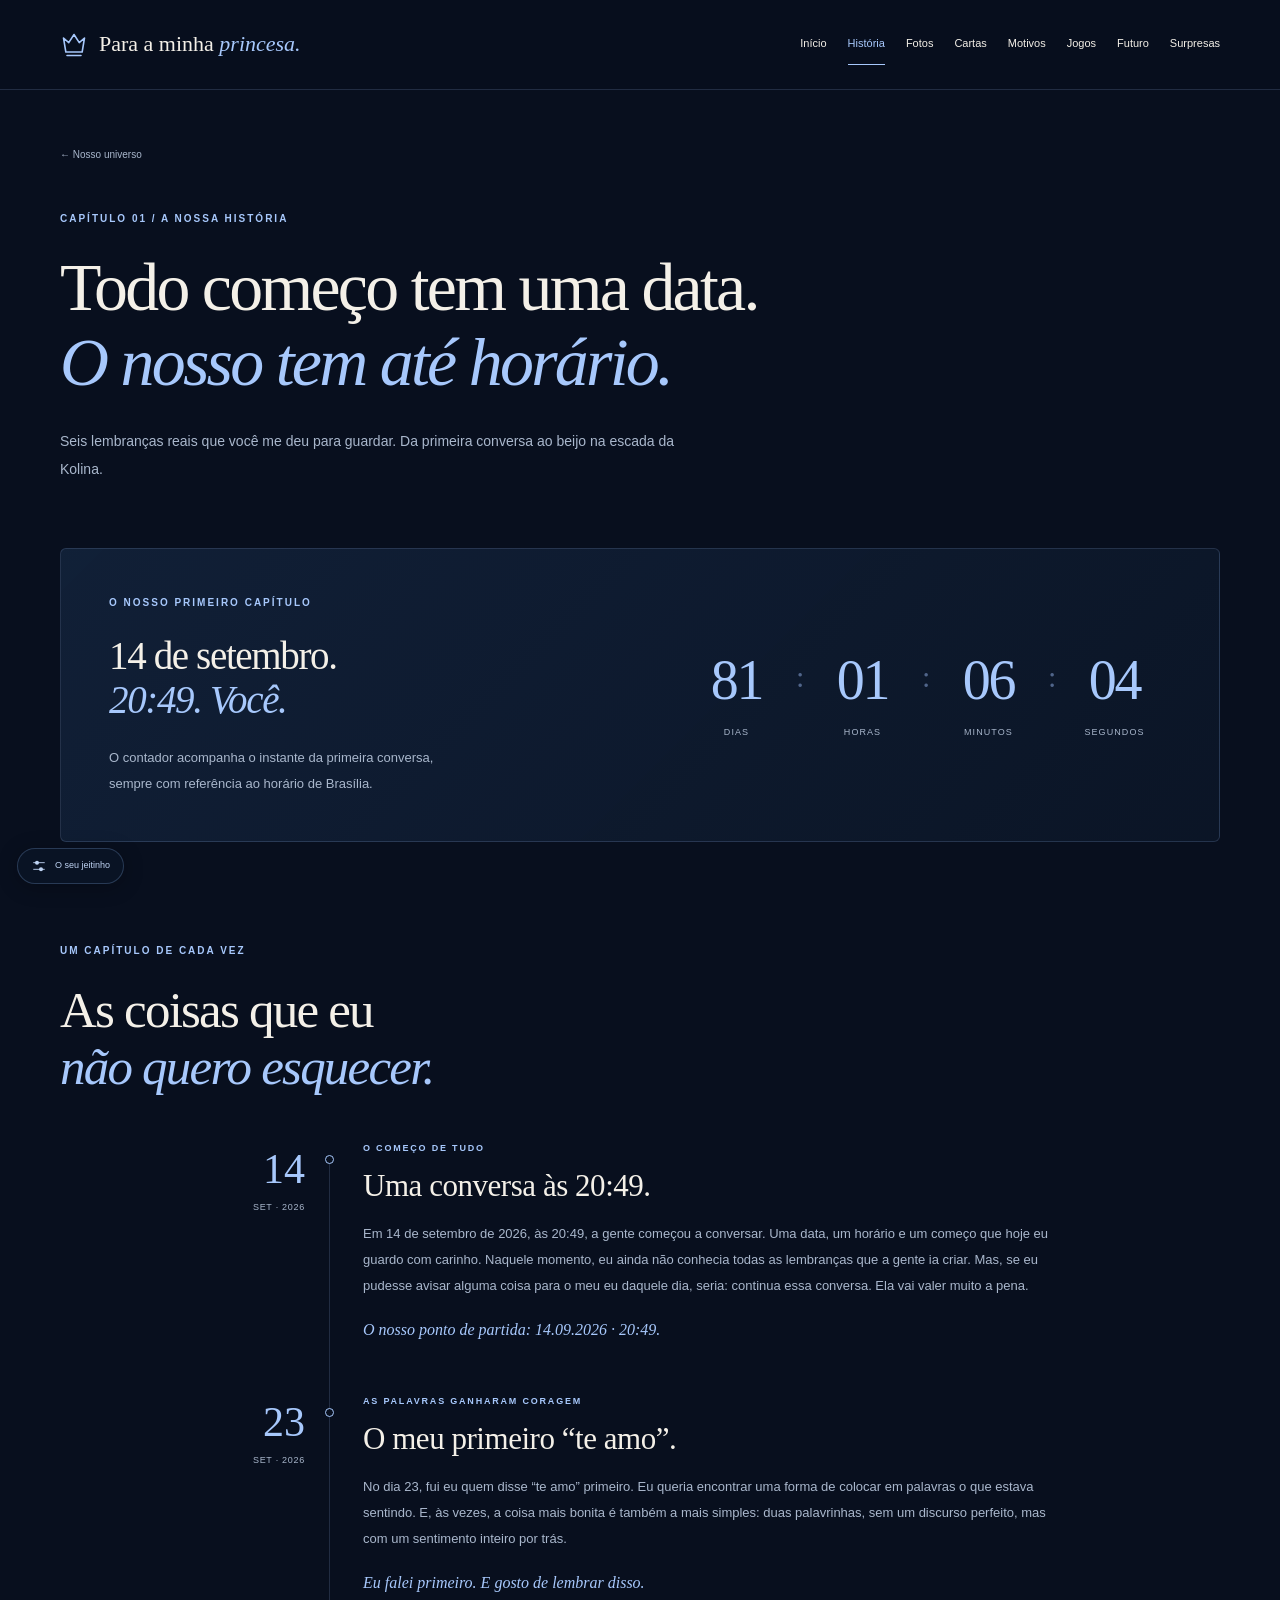
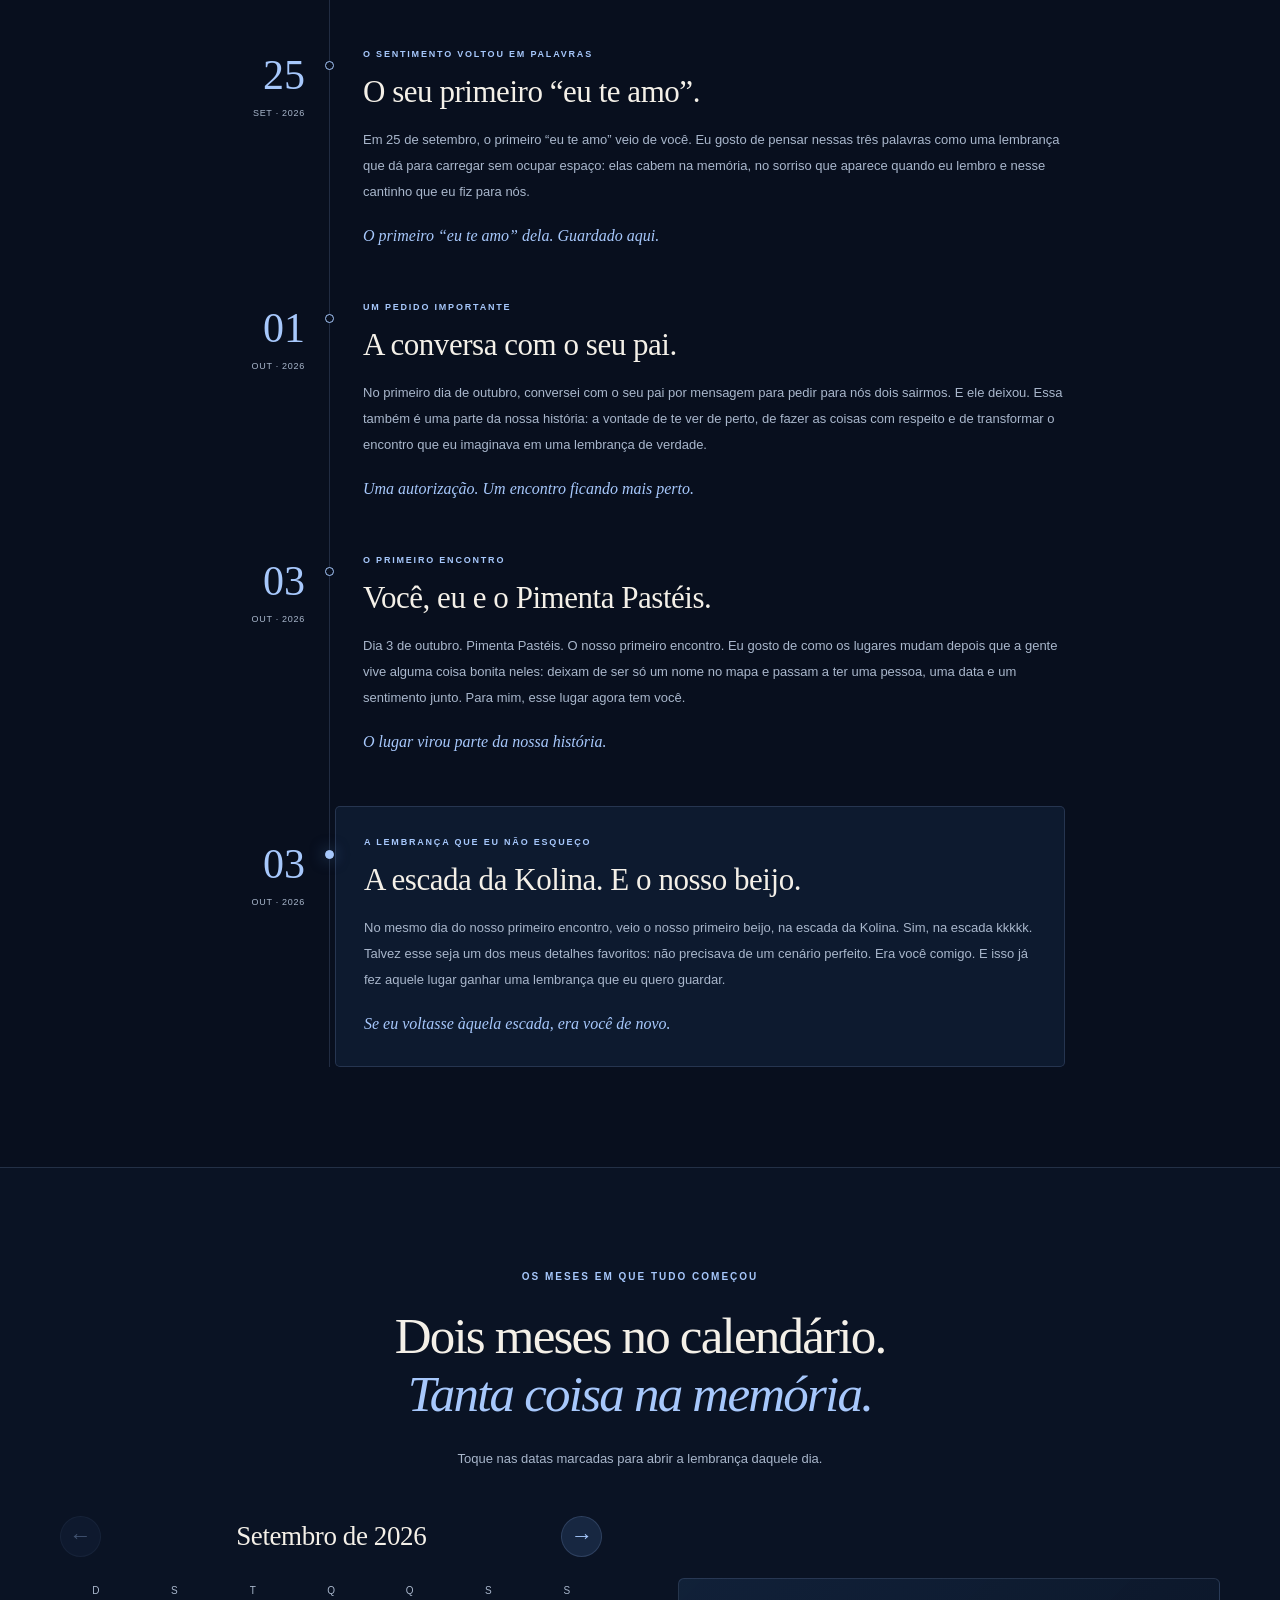
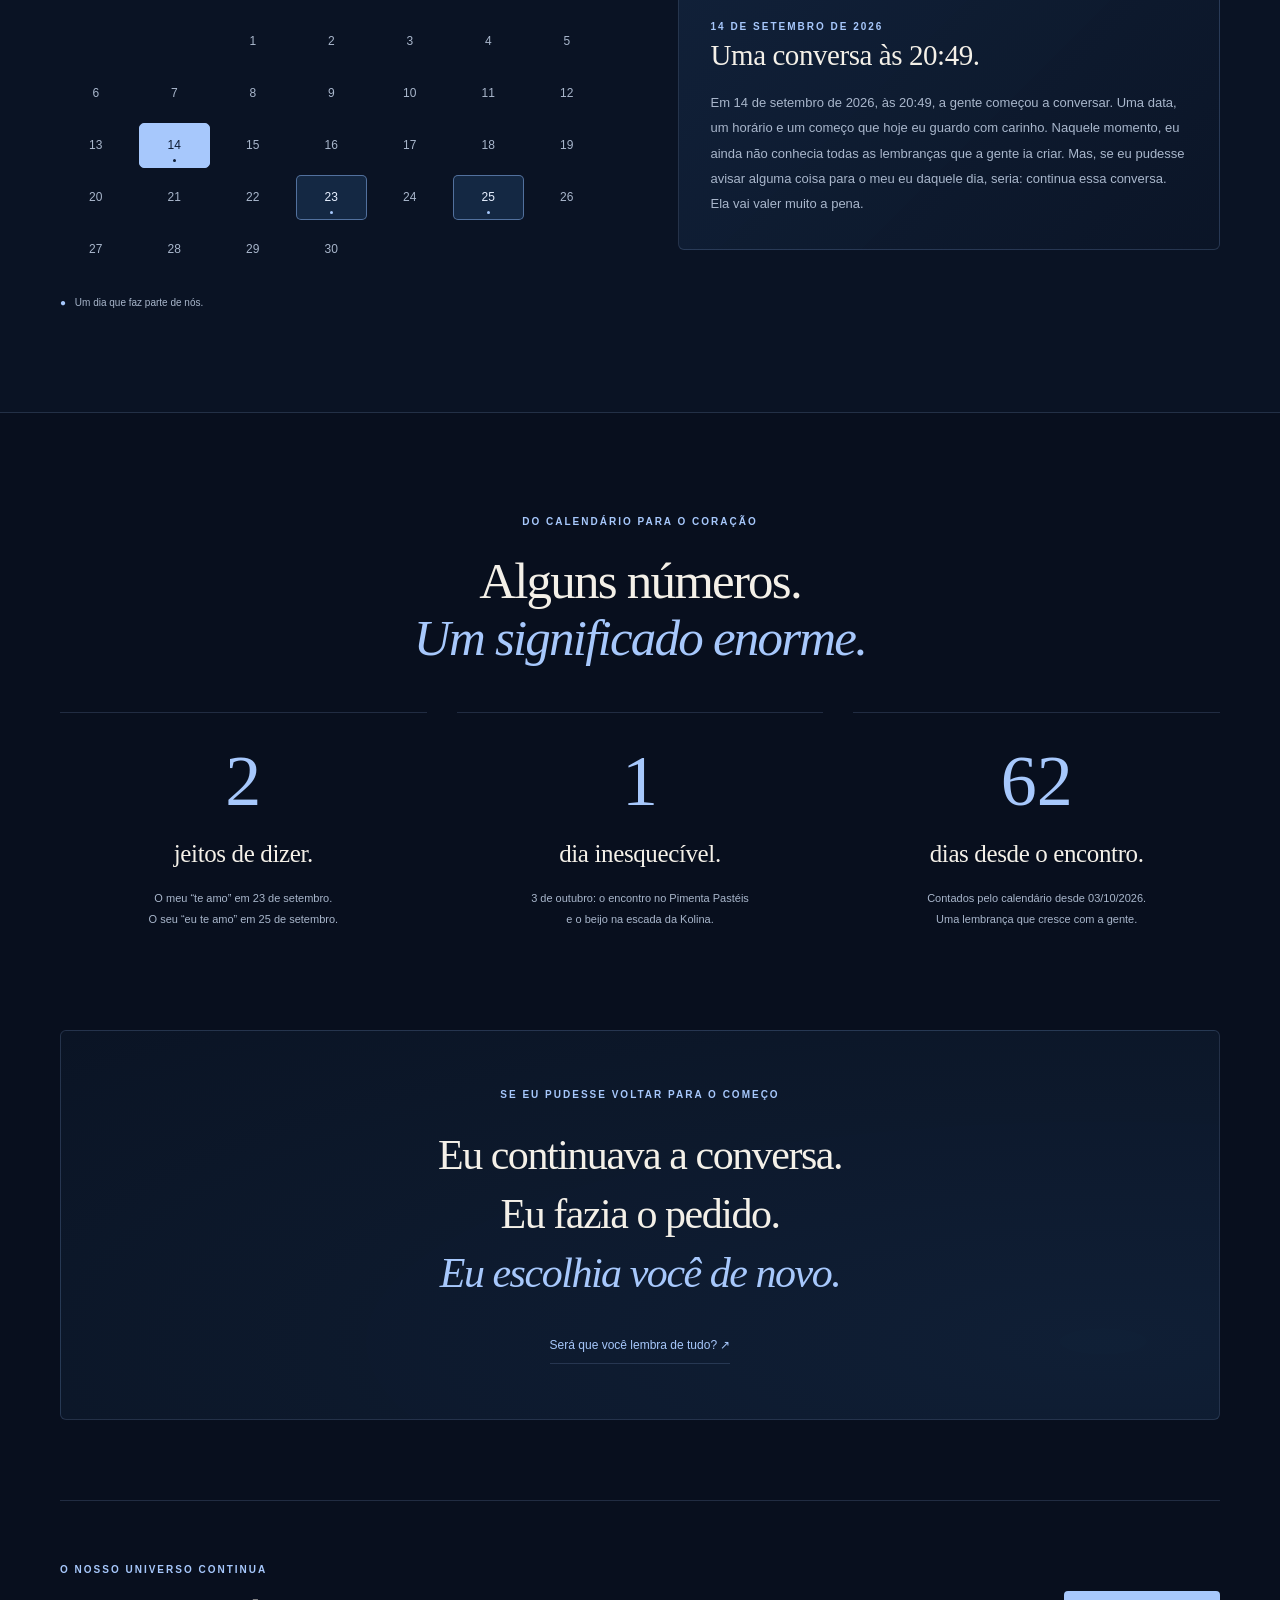
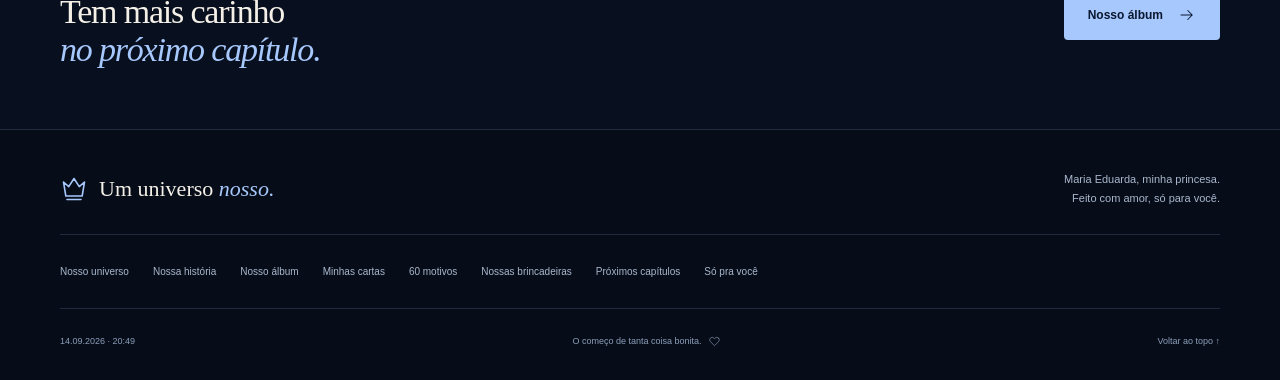
<file: historia.html>
<!DOCTYPE html>
<html lang="pt-BR"><head><meta charset="UTF-8"><meta name="viewport" content="width=device-width, initial-scale=1"><meta name="theme-color" content="#080f1e"><meta name="robots" content="noindex,nofollow"><meta name="description" content="Cada data, um pedacinho da gente. Para a minha princesa, com todo o meu amor."><title>Nossa história · Para a minha princesa 💙</title><link rel="icon" href="assets/favicon.svg" type="image/svg+xml"><link rel="stylesheet" href="style.css"><script src="logica.js" defer></script><script src="conteudo.js" defer></script><script src="script.js" defer></script></head>
<body data-page="historia" id="topo"><a class="skip-link" href="#conteudo">Pular para o conteúdo</a><svg class="svg-sprite" xmlns="http://www.w3.org/2000/svg" aria-hidden="true">
<symbol id="i-heart" viewBox="0 0 24 24"><path d="M20.8 4.6a5.5 5.5 0 0 0-7.8 0L12 5.7l-1.1-1.1a5.5 5.5 0 0 0-7.8 7.8L12 21l8.8-8.6a5.5 5.5 0 0 0 0-7.8Z"/></symbol>
<symbol id="i-crown" viewBox="0 0 24 24"><path d="m3 6 4.5 4L12 3l4.5 7L21 6l-2 12H5L3 6Zm3 15h12"/></symbol>
<symbol id="i-arrow" viewBox="0 0 24 24"><path d="M4 12h15m-6-6 6 6-6 6"/></symbol>
<symbol id="i-star" viewBox="0 0 24 24"><path d="m12 2 2.5 7.5L22 12l-7.5 2.5L12 22l-2.5-7.5L2 12l7.5-2.5L12 2Z"/></symbol>
<symbol id="i-grid" viewBox="0 0 24 24"><path d="M3 3h7v7H3zm11 0h7v7h-7zM3 14h7v7H3zm11 0h7v7h-7z"/></symbol>
<symbol id="i-moon" viewBox="0 0 24 24"><path d="M21 13A9 9 0 0 1 11 3 9 9 0 1 0 21 13Z"/></symbol>
<symbol id="i-letter" viewBox="0 0 24 24"><path d="M3 5h18v14H3zM3 5l9 8 9-8"/></symbol>
<symbol id="i-calendar" viewBox="0 0 24 24"><path d="M4 5h16v16H4zM8 3v5m8-5v5M4 11h16m-12 4h2m4 0h2"/></symbol>
<symbol id="i-camera" viewBox="0 0 24 24"><path d="M3 7h4l2-3h6l2 3h4v13H3z"/><circle cx="12" cy="13" r="4"/></symbol>
<symbol id="i-settings" viewBox="0 0 24 24"><path d="M4 7h16M4 17h16"/><circle cx="9" cy="7" r="3" fill="currentColor" stroke="none"/><circle cx="15" cy="17" r="3" fill="currentColor" stroke="none"/></symbol>
</svg>
    <div class="reading-progress" aria-hidden="true"><span id="reading-progress"></span></div>
    <div class="ambient-layer" id="ambient-layer" aria-hidden="true"></div>
    <header class="site-header"><div class="container header-inner">
    <a class="brand" href="index.html"><svg class="icon" aria-hidden="true"><use href="#i-crown"></use></svg><span>Para a minha <em>princesa.</em></span></a>
    <button class="menu-toggle" id="menu-toggle" type="button" aria-expanded="false" aria-controls="site-nav" hidden>Menu <span aria-hidden="true">☰</span></button>
    <nav class="site-nav" id="site-nav" aria-label="Capítulos do nosso universo"><a href="index.html">Início</a><a href="historia.html" aria-current="page">História</a><a href="album.html">Fotos</a><a href="cartas.html">Cartas</a><a href="motivos.html">Motivos</a><a href="jogos.html">Jogos</a><a href="futuro.html">Futuro</a><a href="surpresas.html">Surpresas</a></nav></div></header><noscript><p class="container noscript-note">Ative o JavaScript para usar os contadores, os filtros, os jogos e as surpresas. Você pode ler as cartas e a história mesmo sem ele.</p></noscript><main id="conteudo"><div class="container page-intro"><a class="back-link" href="index.html">← Nosso universo</a><p class="eyebrow">CAPÍTULO 01 / A NOSSA HISTÓRIA</p><h1>Todo começo tem uma data.<br><em>O nosso tem até horário.</em></h1><p class="intro-copy">Seis lembranças reais que você me deu para guardar. Da primeira conversa ao beijo na escada da Kolina.</p></div>
<section class="container story-clock panel"><div><p class="eyebrow">O NOSSO PRIMEIRO CAPÍTULO</p><h2>14 de setembro.<br><em>20:49. Você.</em></h2><p class="muted">O contador acompanha o instante da primeira conversa,<br>sempre com referência ao horário de Brasília.</p></div><div class="live-clock" data-clock><div><span data-unit="days">00</span><small>dias</small></div><div><span data-unit="hours">00</span><small>horas</small></div><div><span data-unit="minutes">00</span><small>minutos</small></div><div><span data-unit="seconds">00</span><small>segundos</small></div></div></section>
<section class="container section-space"><div class="section-heading"><p class="eyebrow">UM CAPÍTULO DE CADA VEZ</p><h2>As coisas que eu<br><em>não quero esquecer.</em></h2></div><ol class="timeline" id="full-timeline"><li id="conversa"><div class="timeline-date"><time datetime="2026-09-14">14<small>SET · 2026</small></time></div><article><p class="eyebrow">O começo de tudo</p><h3>Uma conversa às 20:49.</h3><p>Em 14 de setembro de 2026, às 20:49, a gente começou a conversar. Uma data, um horário e um começo que hoje eu guardo com carinho. Naquele momento, eu ainda não conhecia todas as lembranças que a gente ia criar. Mas, se eu pudesse avisar alguma coisa para o meu eu daquele dia, seria: continua essa conversa. Ela vai valer muito a pena.</p><span class="handwritten">O nosso ponto de partida: 14.09.2026 · 20:49.</span></article></li><li id="meu-te-amo"><div class="timeline-date"><time datetime="2026-09-23">23<small>SET · 2026</small></time></div><article><p class="eyebrow">As palavras ganharam coragem</p><h3>O meu primeiro “te amo”.</h3><p>No dia 23, fui eu quem disse “te amo” primeiro. Eu queria encontrar uma forma de colocar em palavras o que estava sentindo. E, às vezes, a coisa mais bonita é também a mais simples: duas palavrinhas, sem um discurso perfeito, mas com um sentimento inteiro por trás.</p><span class="handwritten">Eu falei primeiro. E gosto de lembrar disso.</span></article></li><li id="seu-eu-te-amo"><div class="timeline-date"><time datetime="2026-09-25">25<small>SET · 2026</small></time></div><article><p class="eyebrow">O sentimento voltou em palavras</p><h3>O seu primeiro “eu te amo”.</h3><p>Em 25 de setembro, o primeiro “eu te amo” veio de você. Eu gosto de pensar nessas três palavras como uma lembrança que dá para carregar sem ocupar espaço: elas cabem na memória, no sorriso que aparece quando eu lembro e nesse cantinho que eu fiz para nós.</p><span class="handwritten">O primeiro “eu te amo” dela. Guardado aqui.</span></article></li><li id="pai"><div class="timeline-date"><time datetime="2026-10-01">01<small>OUT · 2026</small></time></div><article><p class="eyebrow">Um pedido importante</p><h3>A conversa com o seu pai.</h3><p>No primeiro dia de outubro, conversei com o seu pai por mensagem para pedir para nós dois sairmos. E ele deixou. Essa também é uma parte da nossa história: a vontade de te ver de perto, de fazer as coisas com respeito e de transformar o encontro que eu imaginava em uma lembrança de verdade.</p><span class="handwritten">Uma autorização. Um encontro ficando mais perto.</span></article></li><li id="encontro"><div class="timeline-date"><time datetime="2026-10-03">03<small>OUT · 2026</small></time></div><article><p class="eyebrow">O primeiro encontro</p><h3>Você, eu e o Pimenta Pastéis.</h3><p>Dia 3 de outubro. Pimenta Pastéis. O nosso primeiro encontro. Eu gosto de como os lugares mudam depois que a gente vive alguma coisa bonita neles: deixam de ser só um nome no mapa e passam a ter uma pessoa, uma data e um sentimento junto. Para mim, esse lugar agora tem você.</p><span class="handwritten">O lugar virou parte da nossa história.</span></article></li><li id="beijo"><div class="timeline-date"><time datetime="2026-10-03">03<small>OUT · 2026</small></time></div><article><p class="eyebrow">A lembrança que eu não esqueço</p><h3>A escada da Kolina. E o nosso beijo.</h3><p>No mesmo dia do nosso primeiro encontro, veio o nosso primeiro beijo, na escada da Kolina. Sim, na escada kkkkk. Talvez esse seja um dos meus detalhes favoritos: não precisava de um cenário perfeito. Era você comigo. E isso já fez aquele lugar ganhar uma lembrança que eu quero guardar.</p><span class="handwritten">Se eu voltasse àquela escada, era você de novo.</span></article></li></ol></section>
<section class="calendar-section section-space"><div class="container"><div class="section-heading center"><p class="eyebrow">OS MESES EM QUE TUDO COMEÇOU</p><h2>Dois meses no calendário.<br><em>Tanta coisa na memória.</em></h2><p>Toque nas datas marcadas para abrir a lembrança daquele dia.</p></div><div class="calendar-layout"><div><div class="calendar-controls"><button class="icon-button" id="calendar-prev" type="button" aria-label="Ver setembro de 2026">←</button><h3 id="calendar-month">Setembro 2026</h3><button class="icon-button" id="calendar-next" type="button" aria-label="Ver outubro de 2026">→</button></div><div id="calendar-grid" class="calendar-grid" aria-label="Calendário das nossas datas"></div><p class="calendar-key"><span aria-hidden="true">●</span> Um dia que faz parte de nós.</p></div><article class="calendar-memory panel" id="calendar-memory" aria-live="polite"><span class="eyebrow">14 SETEMBRO · 2026</span><h3>Uma conversa às 20:49.</h3><p>Em 14 de setembro de 2026, às 20:49, a gente começou a conversar. Uma data, um horário e um começo que hoje eu guardo com carinho. Naquele momento, eu ainda não conhecia todas as lembranças que a gente ia criar. Mas, se eu pudesse avisar alguma coisa para o meu eu daquele dia, seria: continua essa conversa. Ela vai valer muito a pena.</p></article></div></div></section>
<section class="container section-space"><div class="section-heading center"><p class="eyebrow">DO CALENDÁRIO PARA O CORAÇÃO</p><h2>Alguns números.<br><em>Um significado enorme.</em></h2></div><div class="story-numbers"><article><strong>2</strong><h3>jeitos de dizer.</h3><p>O meu “te amo” em 23 de setembro.<br>O seu “eu te amo” em 25 de setembro.</p></article><article><strong>1</strong><h3>dia inesquecível.</h3><p>3 de outubro: o encontro no Pimenta Pastéis<br>e o beijo na escada da Kolina.</p></article><article><strong data-stat="meeting-days">0</strong><h3>dias desde o encontro.</h3><p>Contados pelo calendário desde 03/10/2026.<br>Uma lembrança que cresce com a gente.</p></article></div></section>
<section class="container quote-panel"><p class="eyebrow">SE EU PUDESSE VOLTAR PARA O COMEÇO</p><h2>Eu continuava a conversa.<br>Eu fazia o pedido.<br><em>Eu escolhia você de novo.</em></h2><a class="text-link" href="jogos.html#quiz">Será que você lembra de tudo? ↗</a></section></main><section class="next-chapter container"><div><p class="eyebrow">O NOSSO UNIVERSO CONTINUA</p><h2>Tem mais carinho<br><em>no próximo capítulo.</em></h2></div><a class="button button-light" href="album.html">Nosso álbum <svg class="icon" aria-hidden="true"><use href="#i-arrow"></use></svg></a></section>
    <footer class="site-footer"><div class="container footer-top"><a class="brand" href="index.html"><svg class="icon" aria-hidden="true"><use href="#i-crown"></use></svg><span>Um universo <em>nosso.</em></span></a><p>Maria Eduarda, minha princesa.<br>Feito com amor, só para você.</p></div><nav class="container footer-nav" aria-label="Todos os capítulos"><a href="index.html">Nosso universo</a><a href="historia.html">Nossa história</a><a href="album.html">Nosso álbum</a><a href="cartas.html">Minhas cartas</a><a href="motivos.html">60 motivos</a><a href="jogos.html">Nossas brincadeiras</a><a href="futuro.html">Próximos capítulos</a><a href="surpresas.html">Só pra você</a></nav><div class="container footer-bottom"><span>14.09.2026 · 20:49</span><span>O começo de tanta coisa bonita. <svg class="icon" aria-hidden="true"><use href="#i-heart"></use></svg></span><a href="#topo">Voltar ao topo ↑</a></div></footer>
    <details class="site-settings" id="site-settings"><summary aria-label="Ajustar efeitos e som"><svg class="icon" aria-hidden="true"><use href="#i-settings"></use></svg><span>O seu jeitinho</span></summary><div class="settings-panel"><h3>Deixa do seu jeito.</h3><label for="effect-select">O nosso céu</label><select id="effect-select"><option value="petals">Pétalas azuis</option><option value="stars">Estrelinhas</option><option value="off">Sem movimento</option></select><button class="button button-outline" id="sound-toggle" type="button" aria-pressed="false"><svg class="icon" aria-hidden="true"><use href="#i-moon"></use></svg> Ligar som suave</button><p id="audio-status" role="status">Uma sequência instrumental de notas suaves. O som começa só quando você ligar.</p></div></details>
    <div class="toast" id="toast" role="status" hidden></div>
    <dialog class="photo-dialog" id="photo-dialog" aria-labelledby="viewer-caption"><div class="viewer-top"><span id="viewer-count"></span><div class="viewer-tools"><button class="small-button" id="viewer-play" type="button" aria-pressed="false">Iniciar apresentação</button><button class="icon-button" id="viewer-close" type="button" aria-label="Fechar foto">×</button></div></div><div class="viewer-stage"><button class="icon-button viewer-arrow" id="viewer-prev" type="button" aria-label="Foto anterior">←</button><img id="viewer-image" alt=""><button class="icon-button viewer-arrow" id="viewer-next" type="button" aria-label="Próxima foto">→</button></div><p id="viewer-caption"></p><p class="viewer-help">Use as setas para navegar e Escape para fechar.</p></dialog></body></html>
</file>
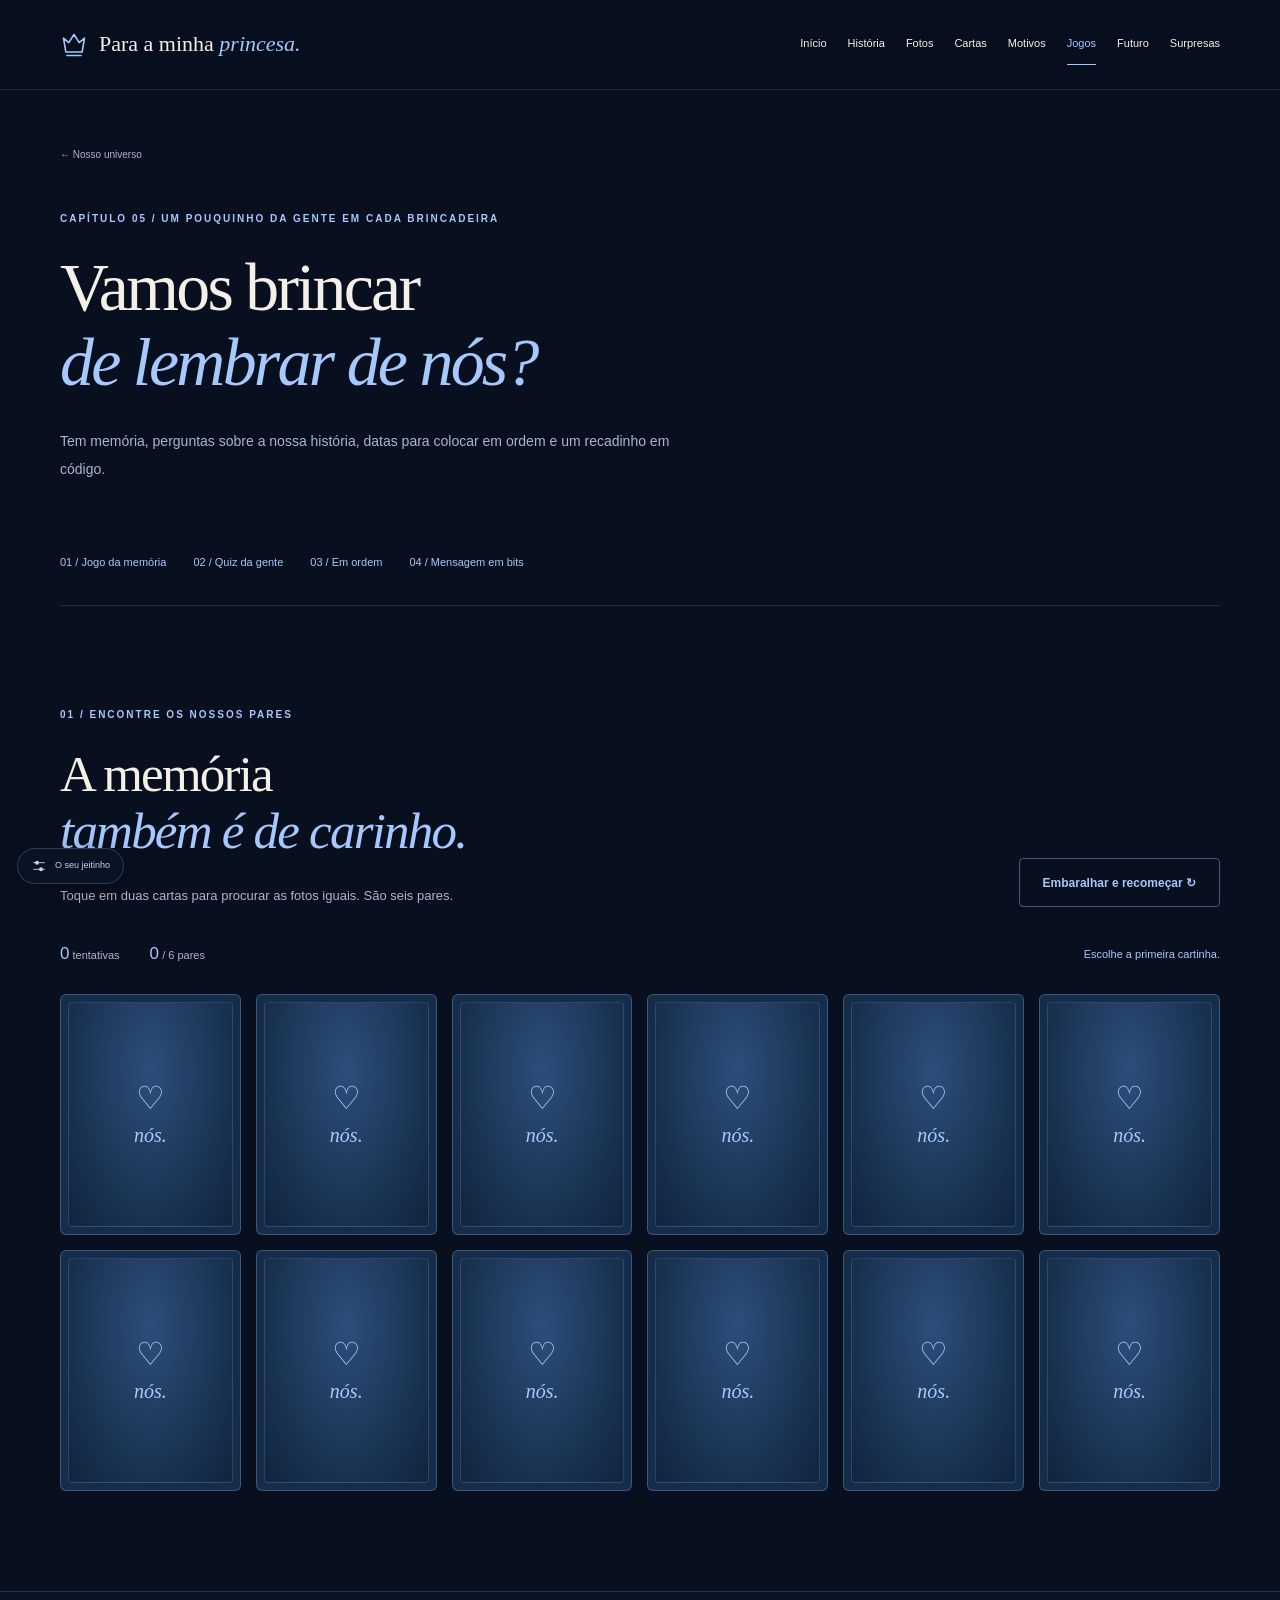
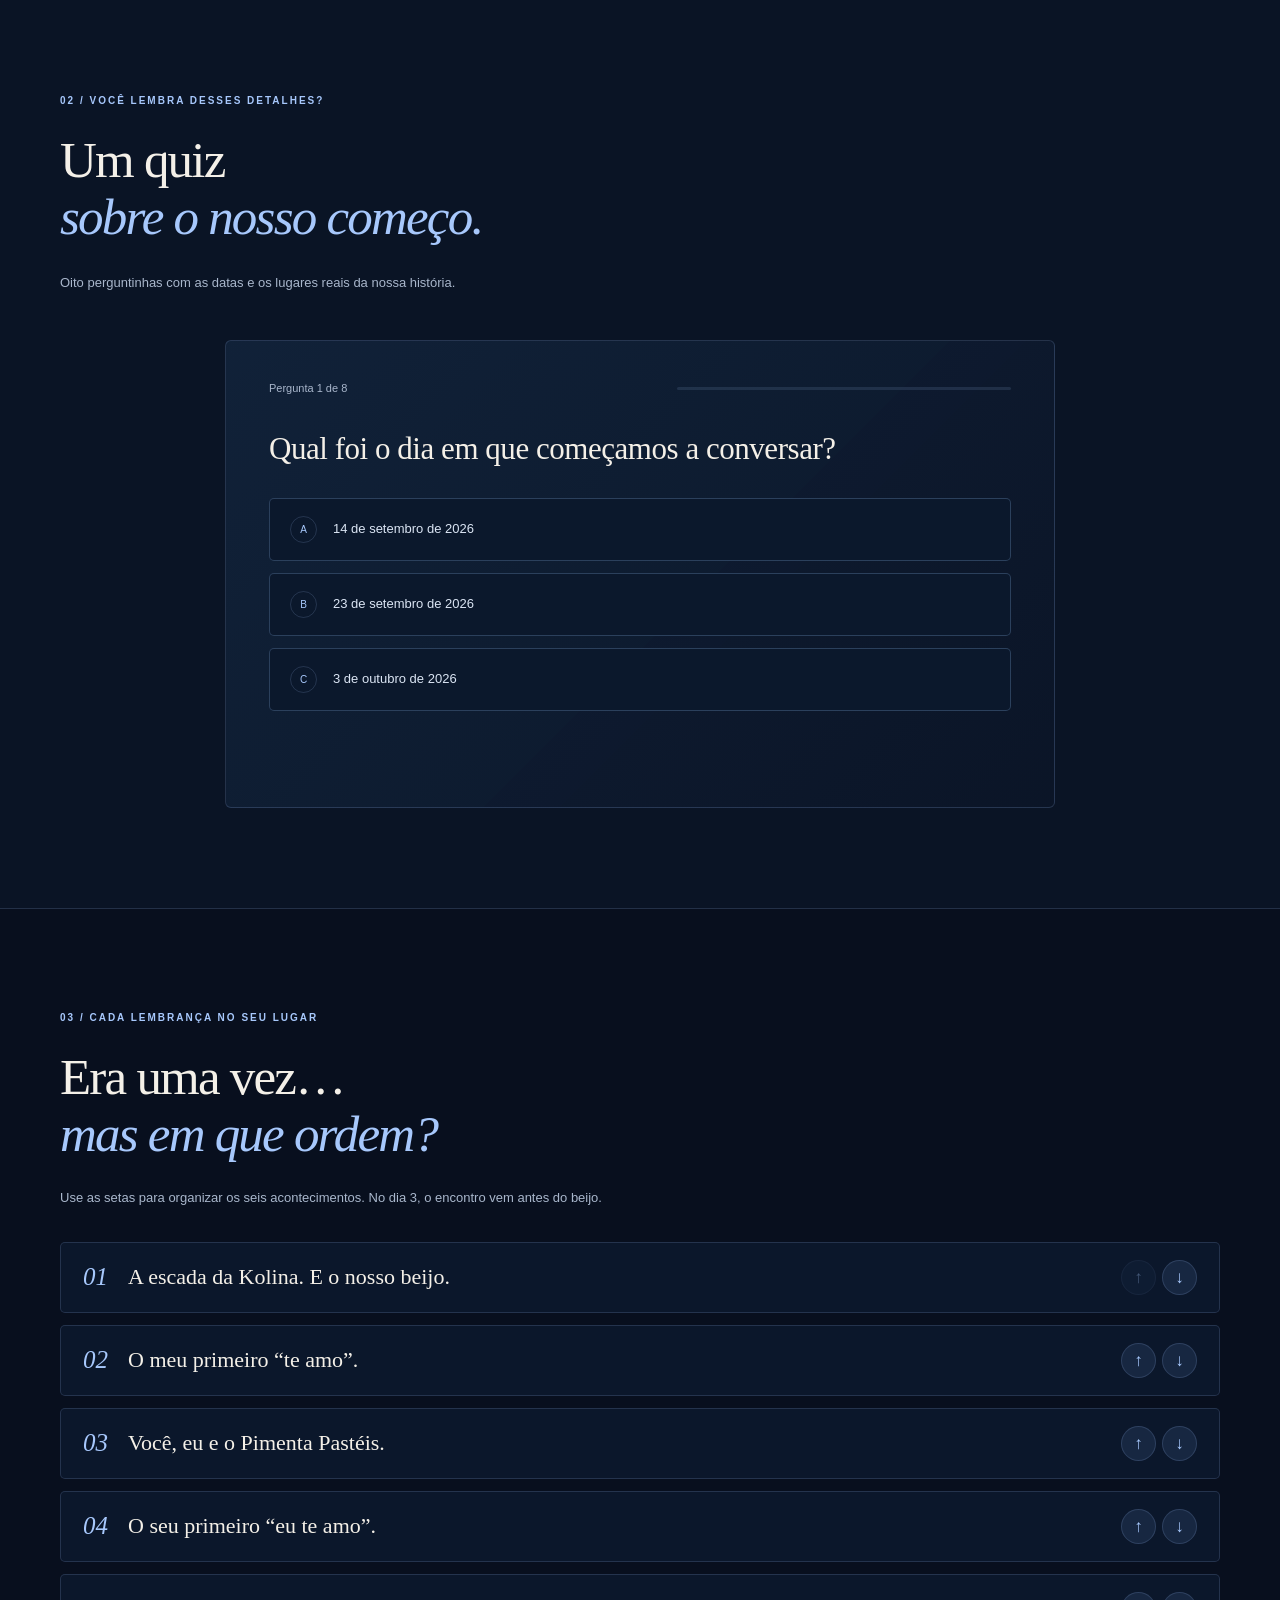
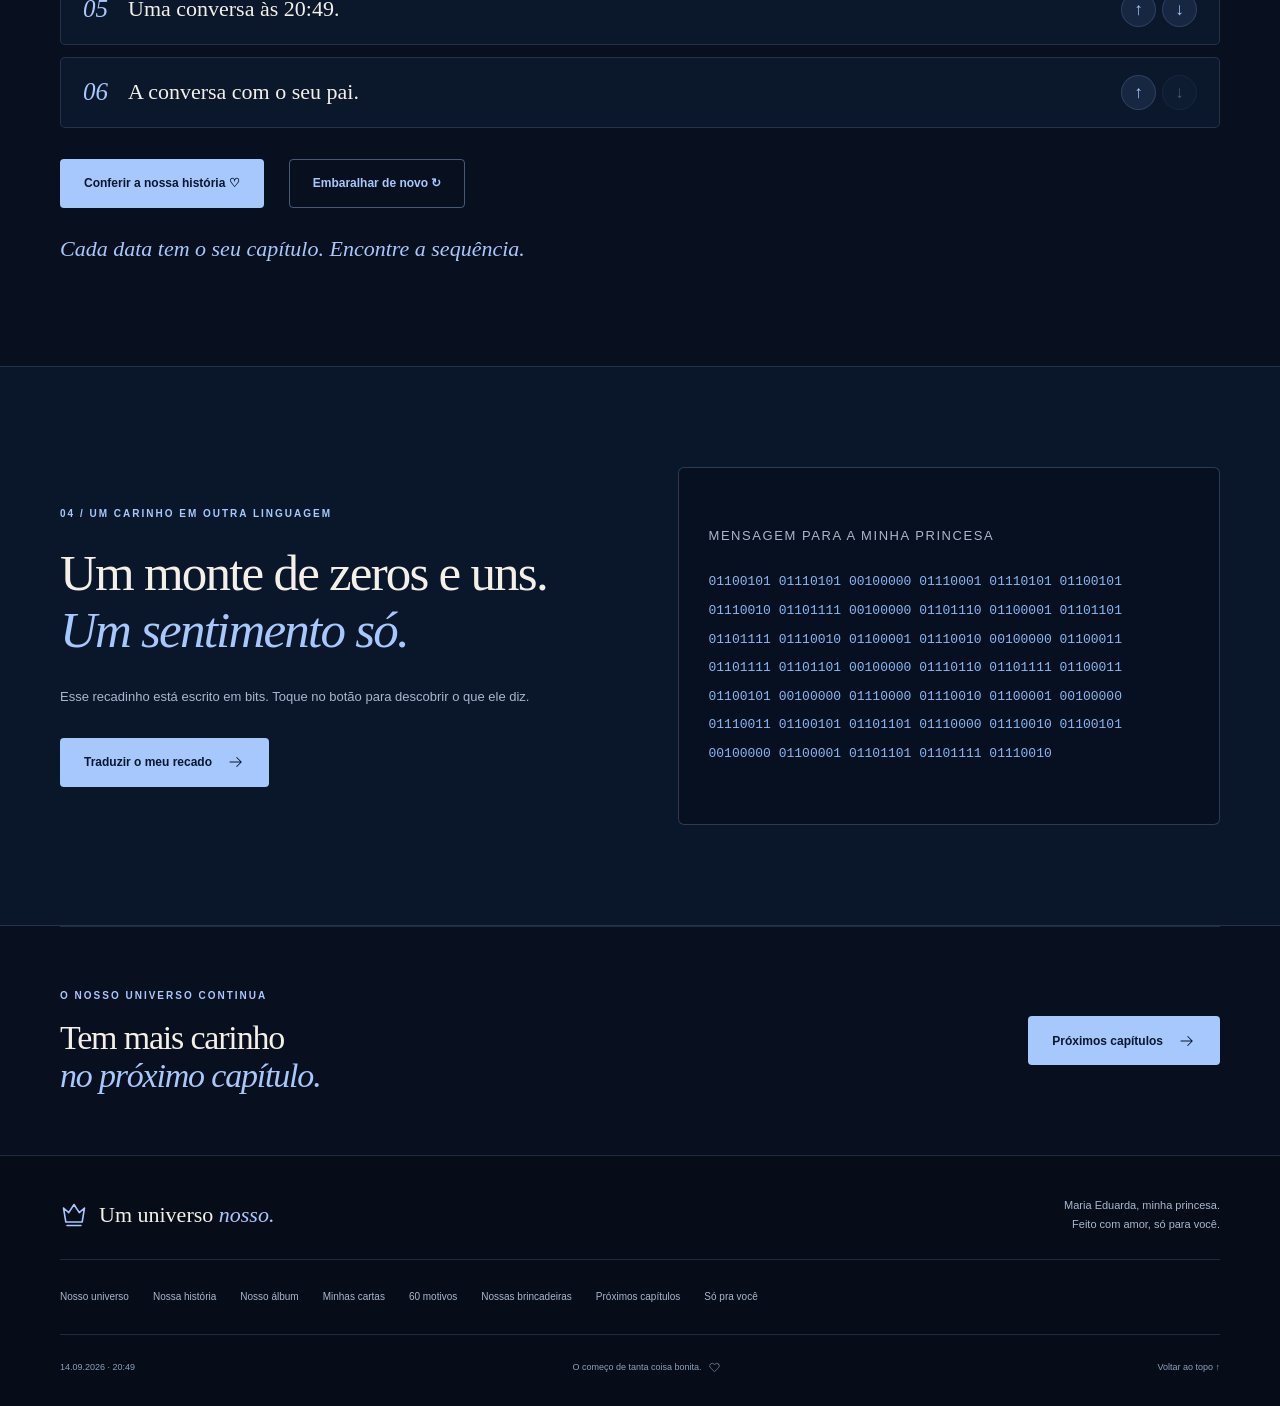
<file: jogos.html>
<!DOCTYPE html>
<html lang="pt-BR"><head><meta charset="UTF-8"><meta name="viewport" content="width=device-width, initial-scale=1"><meta name="theme-color" content="#080f1e"><meta name="robots" content="noindex,nofollow"><meta name="description" content="Um pouquinho de nós em cada jogo. Para a minha princesa, com todo o meu amor."><title>Nossas brincadeiras · Para a minha princesa 💙</title><link rel="icon" href="assets/favicon.svg" type="image/svg+xml"><link rel="stylesheet" href="style.css"><script src="logica.js" defer></script><script src="conteudo.js" defer></script><script src="script.js" defer></script></head>
<body data-page="jogos" id="topo"><a class="skip-link" href="#conteudo">Pular para o conteúdo</a><svg class="svg-sprite" xmlns="http://www.w3.org/2000/svg" aria-hidden="true">
<symbol id="i-heart" viewBox="0 0 24 24"><path d="M20.8 4.6a5.5 5.5 0 0 0-7.8 0L12 5.7l-1.1-1.1a5.5 5.5 0 0 0-7.8 7.8L12 21l8.8-8.6a5.5 5.5 0 0 0 0-7.8Z"/></symbol>
<symbol id="i-crown" viewBox="0 0 24 24"><path d="m3 6 4.5 4L12 3l4.5 7L21 6l-2 12H5L3 6Zm3 15h12"/></symbol>
<symbol id="i-arrow" viewBox="0 0 24 24"><path d="M4 12h15m-6-6 6 6-6 6"/></symbol>
<symbol id="i-star" viewBox="0 0 24 24"><path d="m12 2 2.5 7.5L22 12l-7.5 2.5L12 22l-2.5-7.5L2 12l7.5-2.5L12 2Z"/></symbol>
<symbol id="i-grid" viewBox="0 0 24 24"><path d="M3 3h7v7H3zm11 0h7v7h-7zM3 14h7v7H3zm11 0h7v7h-7z"/></symbol>
<symbol id="i-moon" viewBox="0 0 24 24"><path d="M21 13A9 9 0 0 1 11 3 9 9 0 1 0 21 13Z"/></symbol>
<symbol id="i-letter" viewBox="0 0 24 24"><path d="M3 5h18v14H3zM3 5l9 8 9-8"/></symbol>
<symbol id="i-calendar" viewBox="0 0 24 24"><path d="M4 5h16v16H4zM8 3v5m8-5v5M4 11h16m-12 4h2m4 0h2"/></symbol>
<symbol id="i-camera" viewBox="0 0 24 24"><path d="M3 7h4l2-3h6l2 3h4v13H3z"/><circle cx="12" cy="13" r="4"/></symbol>
<symbol id="i-settings" viewBox="0 0 24 24"><path d="M4 7h16M4 17h16"/><circle cx="9" cy="7" r="3" fill="currentColor" stroke="none"/><circle cx="15" cy="17" r="3" fill="currentColor" stroke="none"/></symbol>
</svg>
    <div class="reading-progress" aria-hidden="true"><span id="reading-progress"></span></div>
    <div class="ambient-layer" id="ambient-layer" aria-hidden="true"></div>
    <header class="site-header"><div class="container header-inner">
    <a class="brand" href="index.html"><svg class="icon" aria-hidden="true"><use href="#i-crown"></use></svg><span>Para a minha <em>princesa.</em></span></a>
    <button class="menu-toggle" id="menu-toggle" type="button" aria-expanded="false" aria-controls="site-nav" hidden>Menu <span aria-hidden="true">☰</span></button>
    <nav class="site-nav" id="site-nav" aria-label="Capítulos do nosso universo"><a href="index.html">Início</a><a href="historia.html">História</a><a href="album.html">Fotos</a><a href="cartas.html">Cartas</a><a href="motivos.html">Motivos</a><a href="jogos.html" aria-current="page">Jogos</a><a href="futuro.html">Futuro</a><a href="surpresas.html">Surpresas</a></nav></div></header><noscript><p class="container noscript-note">Ative o JavaScript para usar os contadores, os filtros, os jogos e as surpresas. Você pode ler as cartas e a história mesmo sem ele.</p></noscript><main id="conteudo"><div class="container page-intro"><a class="back-link" href="index.html">← Nosso universo</a><p class="eyebrow">CAPÍTULO 05 / UM POUQUINHO DA GENTE EM CADA BRINCADEIRA</p><h1>Vamos brincar<br><em>de lembrar de nós?</em></h1><p class="intro-copy">Tem memória, perguntas sobre a nossa história, datas para colocar em ordem e um recadinho em código.</p></div>
<nav class="container game-nav" aria-label="Escolher uma brincadeira"><a href="#memoria">01 / Jogo da memória</a><a href="#quiz">02 / Quiz da gente</a><a href="#ordem">03 / Em ordem</a><a href="#codigo">04 / Mensagem em bits</a></nav>
<section class="container game-section section-space" id="memoria"><div class="game-heading"><div><p class="eyebrow">01 / ENCONTRE OS NOSSOS PARES</p><h2>A memória<br><em>também é de carinho.</em></h2><p>Toque em duas cartas para procurar as fotos iguais. São seis pares.</p></div><button class="button button-outline" id="memory-reset" type="button">Embaralhar e recomeçar ↻</button></div><div class="game-score"><span><strong id="memory-moves">0</strong> tentativas</span><span><strong id="memory-pairs">0</strong> / 6 pares</span><span id="memory-status" role="status">Escolhe a primeira cartinha.</span></div><div class="memory-game" id="memory-board" aria-label="Jogo da memória com nossas fotos"></div></section>
<section class="quiz-section section-space" id="quiz"><div class="container"><div class="section-heading"><p class="eyebrow">02 / VOCÊ LEMBRA DESSES DETALHES?</p><h2>Um quiz<br><em>sobre o nosso começo.</em></h2><p>Oito perguntinhas com as datas e os lugares reais da nossa história.</p></div><div class="quiz-panel panel" id="quiz-panel"><div class="quiz-progress"><span id="quiz-position">Pergunta 1 de 8</span><div><span id="quiz-progress-bar"></span></div></div><h3 id="quiz-question">Preparando a primeira pergunta…</h3><div class="quiz-options" id="quiz-options"></div><p class="quiz-feedback" id="quiz-feedback" role="status"></p><button class="button button-light" id="quiz-next" type="button" hidden>Próxima pergunta →</button></div></div></section>
<section class="container game-section section-space" id="ordem"><div class="game-heading"><div><p class="eyebrow">03 / CADA LEMBRANÇA NO SEU LUGAR</p><h2>Era uma vez…<br><em>mas em que ordem?</em></h2><p>Use as setas para organizar os seis acontecimentos. No dia 3, o encontro vem antes do beijo.</p></div></div><ol class="order-list" id="order-list"></ol><div class="button-row"><button class="button button-light" id="check-order" type="button">Conferir a nossa história ♡</button><button class="button button-outline" id="reset-order" type="button">Embaralhar de novo ↻</button></div><p class="game-message" id="order-feedback" role="status"></p></section>
<section class="code-section section-space" id="codigo"><div class="container code-layout"><div><p class="eyebrow">04 / UM CARINHO EM OUTRA LINGUAGEM</p><h2>Um monte de zeros e uns.<br><em>Um sentimento só.</em></h2><p>Esse recadinho está escrito em bits. Toque no botão para descobrir o que ele diz.</p><button class="button button-light" id="decode-message" type="button">Traduzir o meu recado <svg class="icon" aria-hidden="true"><use href="#i-arrow"></use></svg></button></div><div class="code-panel"><p class="code-label">MENSAGEM PARA A MINHA PRINCESA</p><code id="binary-message"></code><p class="decoded-message" id="decoded-message" role="status"></p></div></div></section></main><section class="next-chapter container"><div><p class="eyebrow">O NOSSO UNIVERSO CONTINUA</p><h2>Tem mais carinho<br><em>no próximo capítulo.</em></h2></div><a class="button button-light" href="futuro.html">Próximos capítulos <svg class="icon" aria-hidden="true"><use href="#i-arrow"></use></svg></a></section>
    <footer class="site-footer"><div class="container footer-top"><a class="brand" href="index.html"><svg class="icon" aria-hidden="true"><use href="#i-crown"></use></svg><span>Um universo <em>nosso.</em></span></a><p>Maria Eduarda, minha princesa.<br>Feito com amor, só para você.</p></div><nav class="container footer-nav" aria-label="Todos os capítulos"><a href="index.html">Nosso universo</a><a href="historia.html">Nossa história</a><a href="album.html">Nosso álbum</a><a href="cartas.html">Minhas cartas</a><a href="motivos.html">60 motivos</a><a href="jogos.html">Nossas brincadeiras</a><a href="futuro.html">Próximos capítulos</a><a href="surpresas.html">Só pra você</a></nav><div class="container footer-bottom"><span>14.09.2026 · 20:49</span><span>O começo de tanta coisa bonita. <svg class="icon" aria-hidden="true"><use href="#i-heart"></use></svg></span><a href="#topo">Voltar ao topo ↑</a></div></footer>
    <details class="site-settings" id="site-settings"><summary aria-label="Ajustar efeitos e som"><svg class="icon" aria-hidden="true"><use href="#i-settings"></use></svg><span>O seu jeitinho</span></summary><div class="settings-panel"><h3>Deixa do seu jeito.</h3><label for="effect-select">O nosso céu</label><select id="effect-select"><option value="petals">Pétalas azuis</option><option value="stars">Estrelinhas</option><option value="off">Sem movimento</option></select><button class="button button-outline" id="sound-toggle" type="button" aria-pressed="false"><svg class="icon" aria-hidden="true"><use href="#i-moon"></use></svg> Ligar som suave</button><p id="audio-status" role="status">Uma sequência instrumental de notas suaves. O som começa só quando você ligar.</p></div></details>
    <div class="toast" id="toast" role="status" hidden></div>
    <dialog class="photo-dialog" id="photo-dialog" aria-labelledby="viewer-caption"><div class="viewer-top"><span id="viewer-count"></span><div class="viewer-tools"><button class="small-button" id="viewer-play" type="button" aria-pressed="false">Iniciar apresentação</button><button class="icon-button" id="viewer-close" type="button" aria-label="Fechar foto">×</button></div></div><div class="viewer-stage"><button class="icon-button viewer-arrow" id="viewer-prev" type="button" aria-label="Foto anterior">←</button><img id="viewer-image" alt=""><button class="icon-button viewer-arrow" id="viewer-next" type="button" aria-label="Próxima foto">→</button></div><p id="viewer-caption"></p><p class="viewer-help">Use as setas para navegar e Escape para fechar.</p></dialog></body></html>
</file>
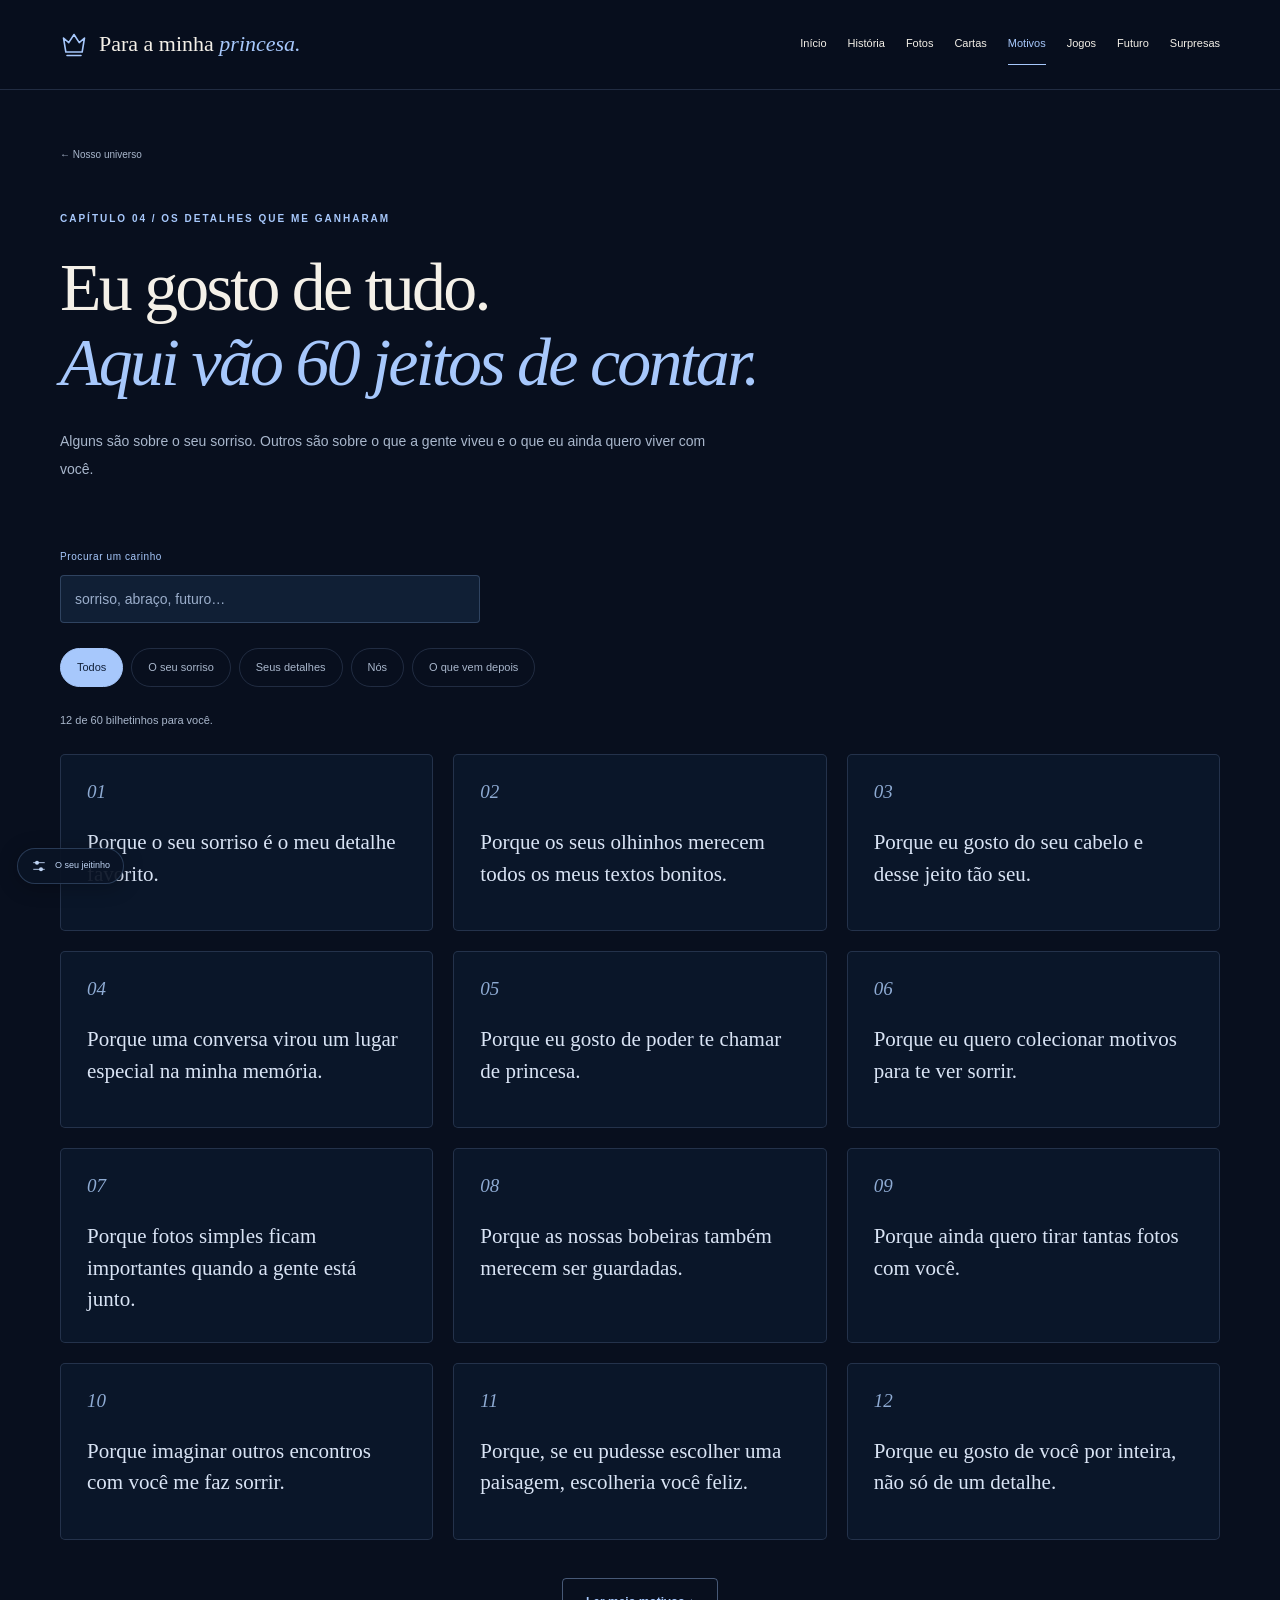
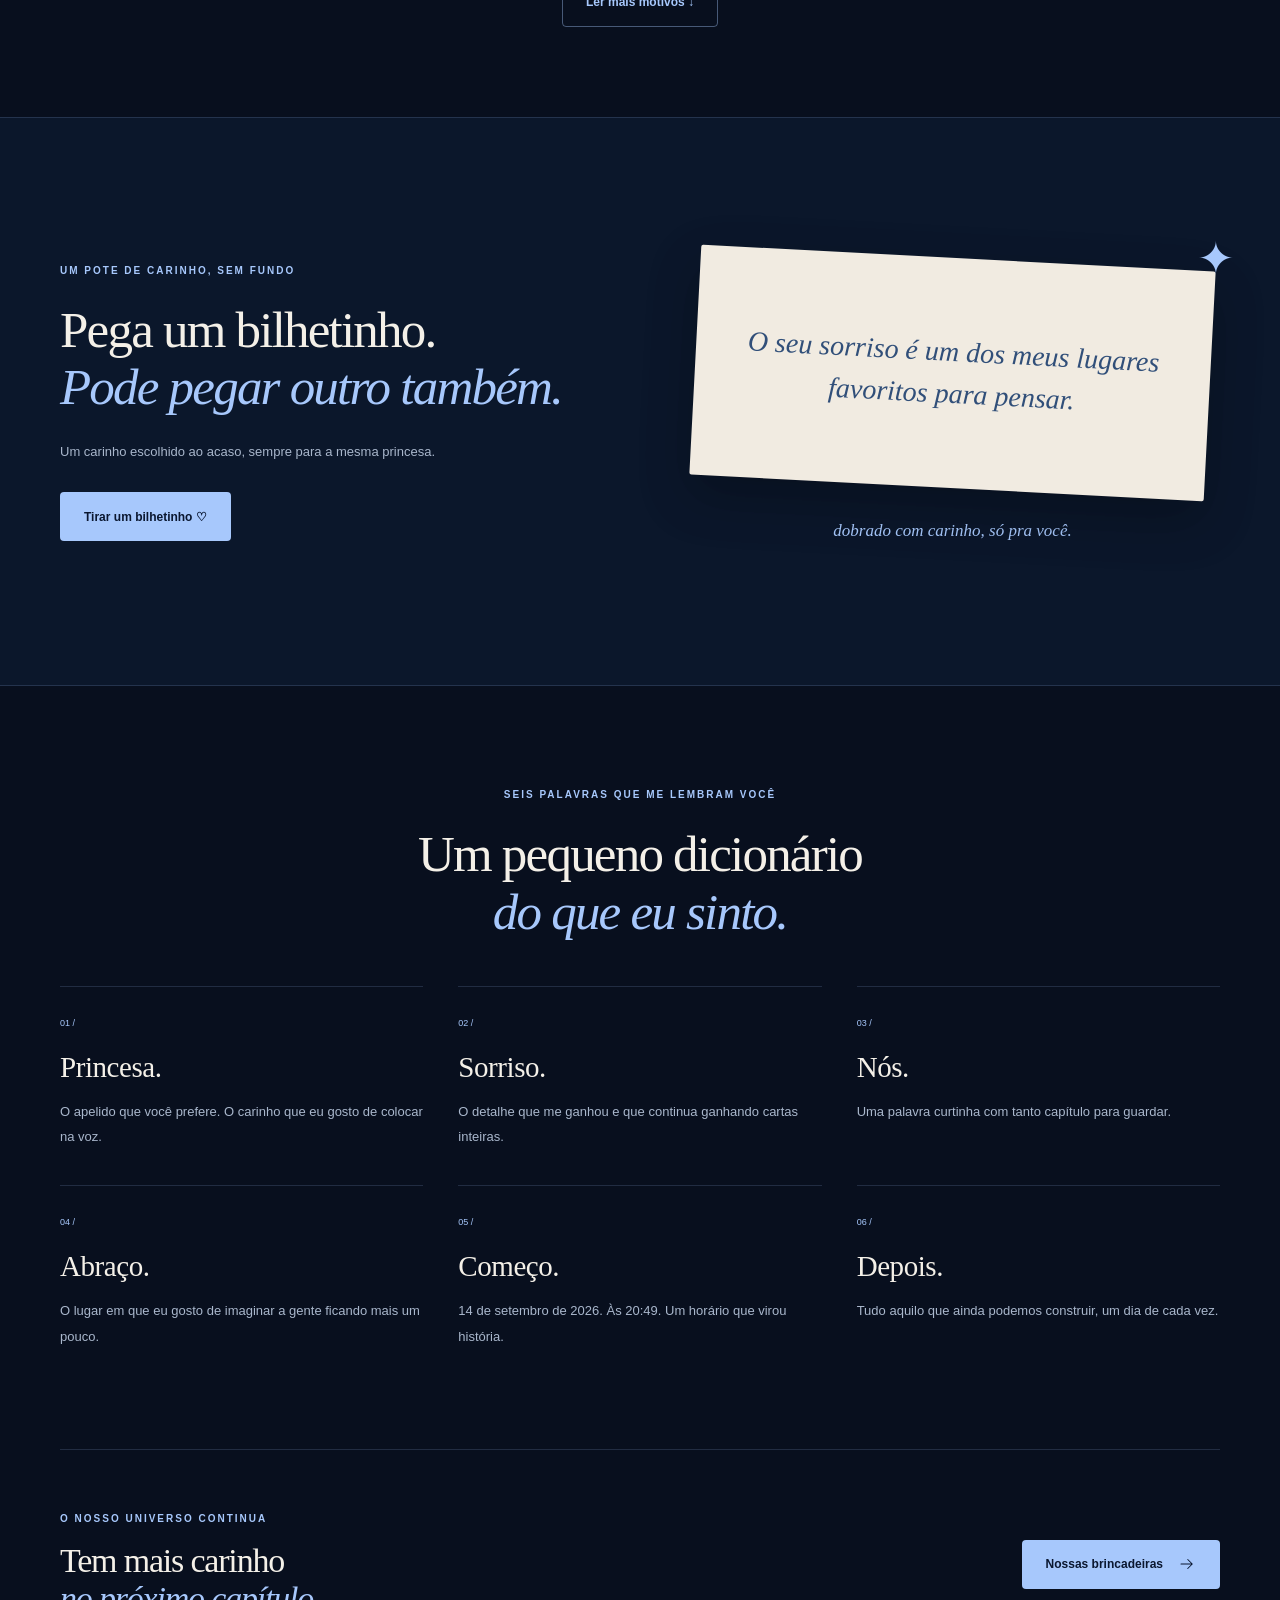
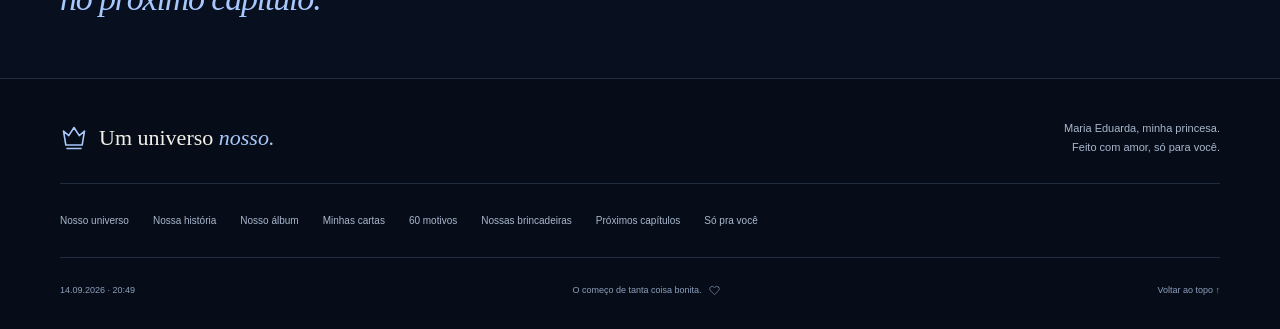
<file: motivos.html>
<!DOCTYPE html>
<html lang="pt-BR"><head><meta charset="UTF-8"><meta name="viewport" content="width=device-width, initial-scale=1"><meta name="theme-color" content="#080f1e"><meta name="robots" content="noindex,nofollow"><meta name="description" content="O seu sorriso e muito mais. Para a minha princesa, com todo o meu amor."><title>60 motivos · Para a minha princesa 💙</title><link rel="icon" href="assets/favicon.svg" type="image/svg+xml"><link rel="stylesheet" href="style.css"><script src="logica.js" defer></script><script src="conteudo.js" defer></script><script src="script.js" defer></script></head>
<body data-page="motivos" id="topo"><a class="skip-link" href="#conteudo">Pular para o conteúdo</a><svg class="svg-sprite" xmlns="http://www.w3.org/2000/svg" aria-hidden="true">
<symbol id="i-heart" viewBox="0 0 24 24"><path d="M20.8 4.6a5.5 5.5 0 0 0-7.8 0L12 5.7l-1.1-1.1a5.5 5.5 0 0 0-7.8 7.8L12 21l8.8-8.6a5.5 5.5 0 0 0 0-7.8Z"/></symbol>
<symbol id="i-crown" viewBox="0 0 24 24"><path d="m3 6 4.5 4L12 3l4.5 7L21 6l-2 12H5L3 6Zm3 15h12"/></symbol>
<symbol id="i-arrow" viewBox="0 0 24 24"><path d="M4 12h15m-6-6 6 6-6 6"/></symbol>
<symbol id="i-star" viewBox="0 0 24 24"><path d="m12 2 2.5 7.5L22 12l-7.5 2.5L12 22l-2.5-7.5L2 12l7.5-2.5L12 2Z"/></symbol>
<symbol id="i-grid" viewBox="0 0 24 24"><path d="M3 3h7v7H3zm11 0h7v7h-7zM3 14h7v7H3zm11 0h7v7h-7z"/></symbol>
<symbol id="i-moon" viewBox="0 0 24 24"><path d="M21 13A9 9 0 0 1 11 3 9 9 0 1 0 21 13Z"/></symbol>
<symbol id="i-letter" viewBox="0 0 24 24"><path d="M3 5h18v14H3zM3 5l9 8 9-8"/></symbol>
<symbol id="i-calendar" viewBox="0 0 24 24"><path d="M4 5h16v16H4zM8 3v5m8-5v5M4 11h16m-12 4h2m4 0h2"/></symbol>
<symbol id="i-camera" viewBox="0 0 24 24"><path d="M3 7h4l2-3h6l2 3h4v13H3z"/><circle cx="12" cy="13" r="4"/></symbol>
<symbol id="i-settings" viewBox="0 0 24 24"><path d="M4 7h16M4 17h16"/><circle cx="9" cy="7" r="3" fill="currentColor" stroke="none"/><circle cx="15" cy="17" r="3" fill="currentColor" stroke="none"/></symbol>
</svg>
    <div class="reading-progress" aria-hidden="true"><span id="reading-progress"></span></div>
    <div class="ambient-layer" id="ambient-layer" aria-hidden="true"></div>
    <header class="site-header"><div class="container header-inner">
    <a class="brand" href="index.html"><svg class="icon" aria-hidden="true"><use href="#i-crown"></use></svg><span>Para a minha <em>princesa.</em></span></a>
    <button class="menu-toggle" id="menu-toggle" type="button" aria-expanded="false" aria-controls="site-nav" hidden>Menu <span aria-hidden="true">☰</span></button>
    <nav class="site-nav" id="site-nav" aria-label="Capítulos do nosso universo"><a href="index.html">Início</a><a href="historia.html">História</a><a href="album.html">Fotos</a><a href="cartas.html">Cartas</a><a href="motivos.html" aria-current="page">Motivos</a><a href="jogos.html">Jogos</a><a href="futuro.html">Futuro</a><a href="surpresas.html">Surpresas</a></nav></div></header><noscript><p class="container noscript-note">Ative o JavaScript para usar os contadores, os filtros, os jogos e as surpresas. Você pode ler as cartas e a história mesmo sem ele.</p></noscript><main id="conteudo"><div class="container page-intro"><a class="back-link" href="index.html">← Nosso universo</a><p class="eyebrow">CAPÍTULO 04 / OS DETALHES QUE ME GANHARAM</p><h1>Eu gosto de tudo.<br><em>Aqui vão 60 jeitos de contar.</em></h1><p class="intro-copy">Alguns são sobre o seu sorriso. Outros são sobre o que a gente viveu e o que eu ainda quero viver com você.</p></div>
<section class="container motives-section"><div class="motives-controls"><label class="search-field" for="reason-search"><span>Procurar um carinho</span><input id="reason-search" type="search" placeholder="sorriso, abraço, futuro…" maxlength="80"></label><div class="filter-row" id="reason-filters" aria-label="Filtrar motivos"><button class="filter active" type="button" data-reason-filter="all" aria-pressed="true">Todos</button><button class="filter" type="button" data-reason-filter="sorriso" aria-pressed="false">O seu sorriso</button><button class="filter" type="button" data-reason-filter="detalhes" aria-pressed="false">Seus detalhes</button><button class="filter" type="button" data-reason-filter="nos" aria-pressed="false">Nós</button><button class="filter" type="button" data-reason-filter="futuro" aria-pressed="false">O que vem depois</button></div></div><p class="collection-status" id="reason-status" role="status"></p><div class="reasons-grid" id="reasons-grid"></div><div class="center-link"><button class="button button-outline" id="more-reasons" type="button">Ler mais motivos ↓</button></div><noscript><p>Ative o JavaScript para explorar todos os 60 motivos e seus filtros. O primeiro é o mais fácil de lembrar: o seu sorriso é o meu detalhe favorito.</p></noscript></section>
<section class="jar-section section-space"><div class="container jar-layout"><div><p class="eyebrow">UM POTE DE CARINHO, SEM FUNDO</p><h2>Pega um bilhetinho.<br><em>Pode pegar outro também.</em></h2><p>Um carinho escolhido ao acaso, sempre para a mesma princesa.</p><button class="button button-light" id="draw-note" type="button">Tirar um bilhetinho ♡</button></div><div class="note-jar"><span class="jar-spark" aria-hidden="true">✦</span><div class="drawn-note" id="drawn-note" aria-live="polite">O seu sorriso é um dos meus lugares favoritos para pensar.</div><span class="handwritten">dobrado com carinho, só pra você.</span></div></div></section>
<section class="container section-space"><div class="section-heading center"><p class="eyebrow">SEIS PALAVRAS QUE ME LEMBRAM VOCÊ</p><h2>Um pequeno dicionário<br><em>do que eu sinto.</em></h2></div><div class="dictionary-grid"><article><span>01 /</span><h3>Princesa.</h3><p>O apelido que você prefere. O carinho que eu gosto de colocar na voz.</p></article><article><span>02 /</span><h3>Sorriso.</h3><p>O detalhe que me ganhou e que continua ganhando cartas inteiras.</p></article><article><span>03 /</span><h3>Nós.</h3><p>Uma palavra curtinha com tanto capítulo para guardar.</p></article><article><span>04 /</span><h3>Abraço.</h3><p>O lugar em que eu gosto de imaginar a gente ficando mais um pouco.</p></article><article><span>05 /</span><h3>Começo.</h3><p>14 de setembro de 2026. Às 20:49. Um horário que virou história.</p></article><article><span>06 /</span><h3>Depois.</h3><p>Tudo aquilo que ainda podemos construir, um dia de cada vez.</p></article></div></section></main><section class="next-chapter container"><div><p class="eyebrow">O NOSSO UNIVERSO CONTINUA</p><h2>Tem mais carinho<br><em>no próximo capítulo.</em></h2></div><a class="button button-light" href="jogos.html">Nossas brincadeiras <svg class="icon" aria-hidden="true"><use href="#i-arrow"></use></svg></a></section>
    <footer class="site-footer"><div class="container footer-top"><a class="brand" href="index.html"><svg class="icon" aria-hidden="true"><use href="#i-crown"></use></svg><span>Um universo <em>nosso.</em></span></a><p>Maria Eduarda, minha princesa.<br>Feito com amor, só para você.</p></div><nav class="container footer-nav" aria-label="Todos os capítulos"><a href="index.html">Nosso universo</a><a href="historia.html">Nossa história</a><a href="album.html">Nosso álbum</a><a href="cartas.html">Minhas cartas</a><a href="motivos.html">60 motivos</a><a href="jogos.html">Nossas brincadeiras</a><a href="futuro.html">Próximos capítulos</a><a href="surpresas.html">Só pra você</a></nav><div class="container footer-bottom"><span>14.09.2026 · 20:49</span><span>O começo de tanta coisa bonita. <svg class="icon" aria-hidden="true"><use href="#i-heart"></use></svg></span><a href="#topo">Voltar ao topo ↑</a></div></footer>
    <details class="site-settings" id="site-settings"><summary aria-label="Ajustar efeitos e som"><svg class="icon" aria-hidden="true"><use href="#i-settings"></use></svg><span>O seu jeitinho</span></summary><div class="settings-panel"><h3>Deixa do seu jeito.</h3><label for="effect-select">O nosso céu</label><select id="effect-select"><option value="petals">Pétalas azuis</option><option value="stars">Estrelinhas</option><option value="off">Sem movimento</option></select><button class="button button-outline" id="sound-toggle" type="button" aria-pressed="false"><svg class="icon" aria-hidden="true"><use href="#i-moon"></use></svg> Ligar som suave</button><p id="audio-status" role="status">Uma sequência instrumental de notas suaves. O som começa só quando você ligar.</p></div></details>
    <div class="toast" id="toast" role="status" hidden></div>
    <dialog class="photo-dialog" id="photo-dialog" aria-labelledby="viewer-caption"><div class="viewer-top"><span id="viewer-count"></span><div class="viewer-tools"><button class="small-button" id="viewer-play" type="button" aria-pressed="false">Iniciar apresentação</button><button class="icon-button" id="viewer-close" type="button" aria-label="Fechar foto">×</button></div></div><div class="viewer-stage"><button class="icon-button viewer-arrow" id="viewer-prev" type="button" aria-label="Foto anterior">←</button><img id="viewer-image" alt=""><button class="icon-button viewer-arrow" id="viewer-next" type="button" aria-label="Próxima foto">→</button></div><p id="viewer-caption"></p><p class="viewer-help">Use as setas para navegar e Escape para fechar.</p></dialog></body></html>
</file>
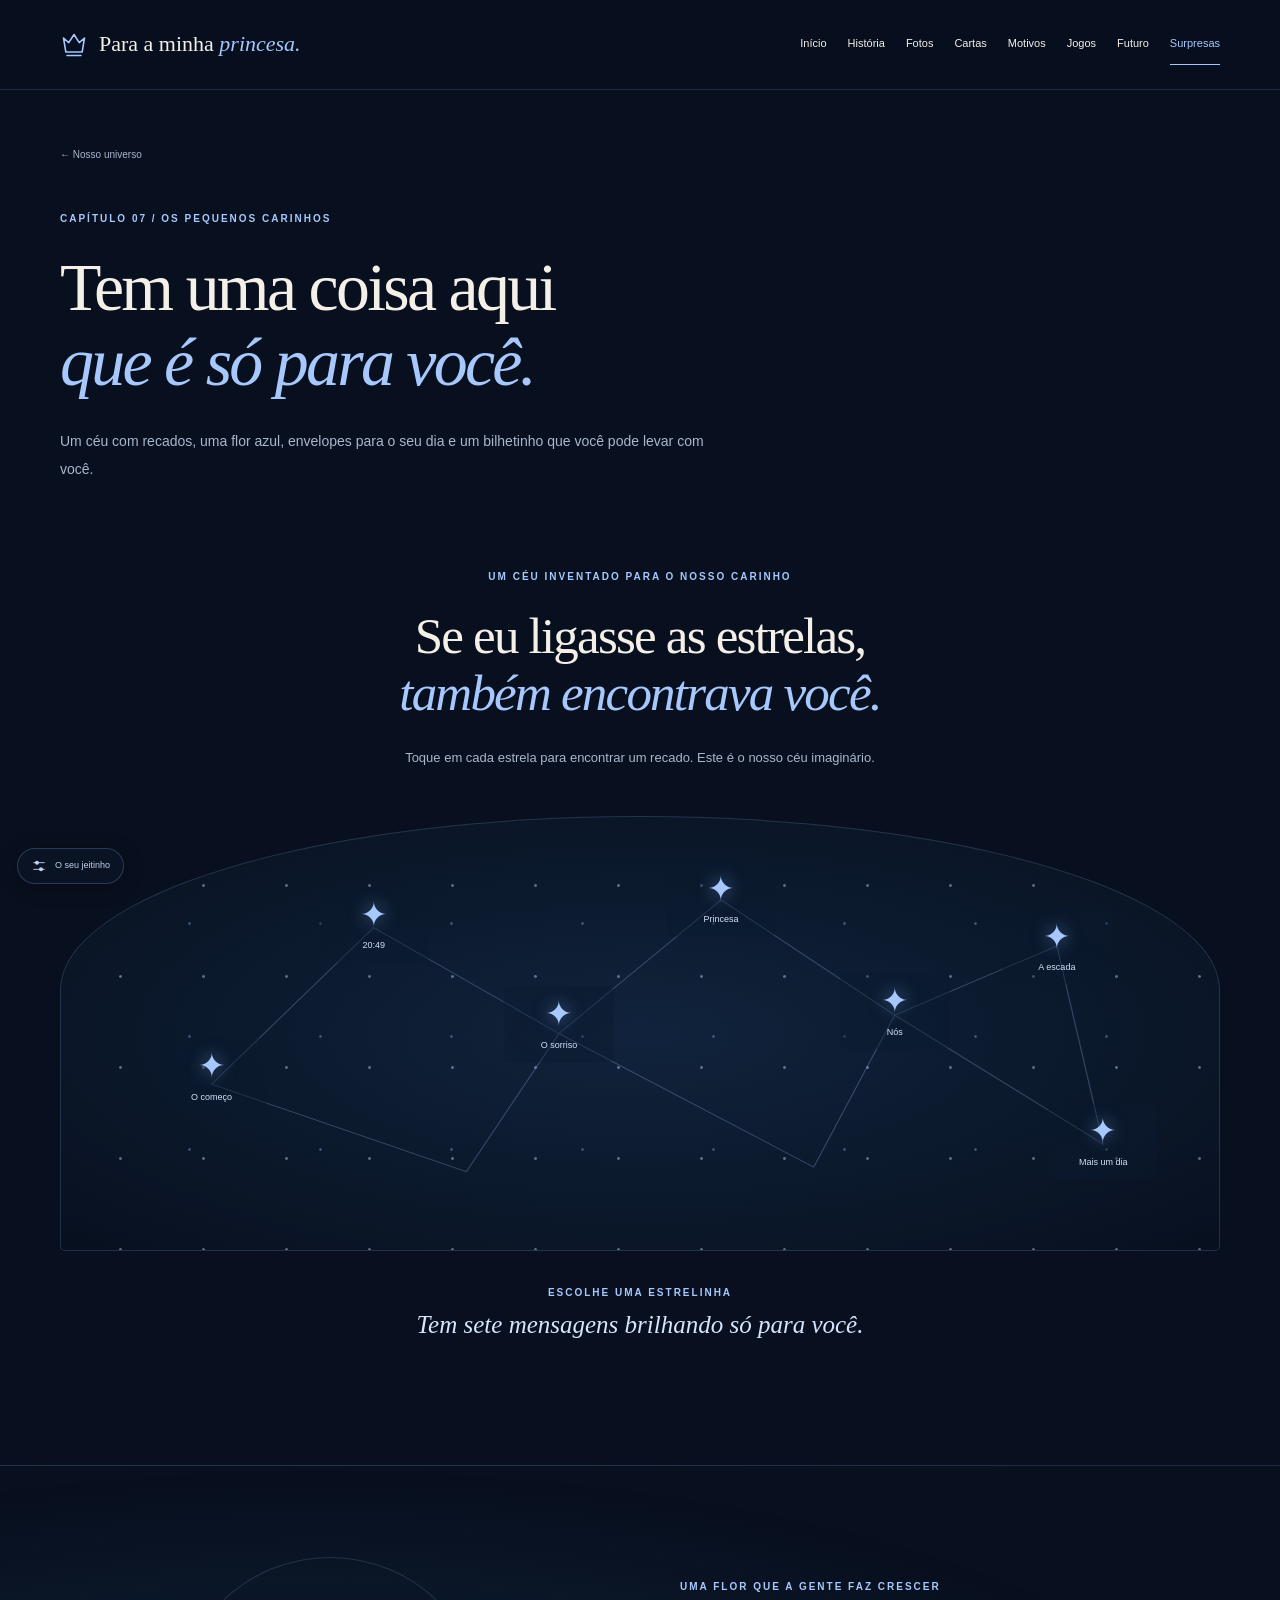
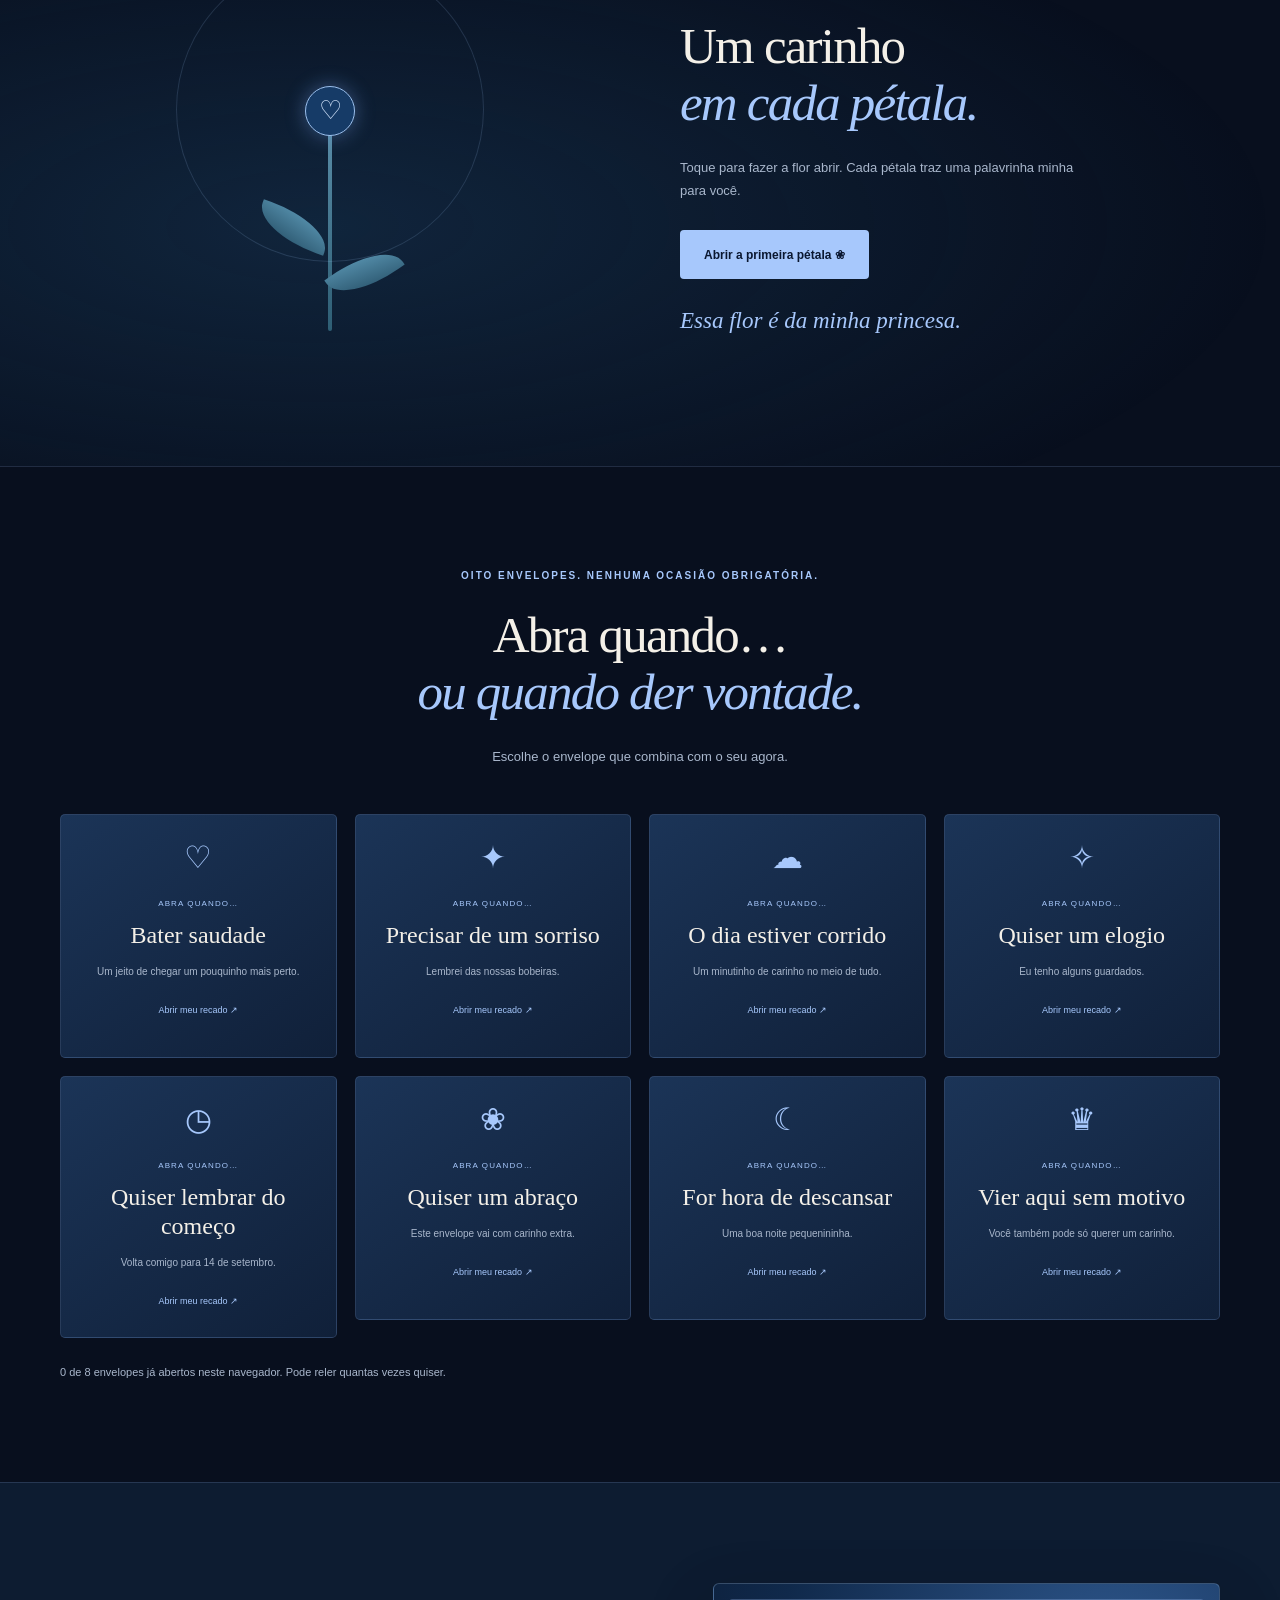
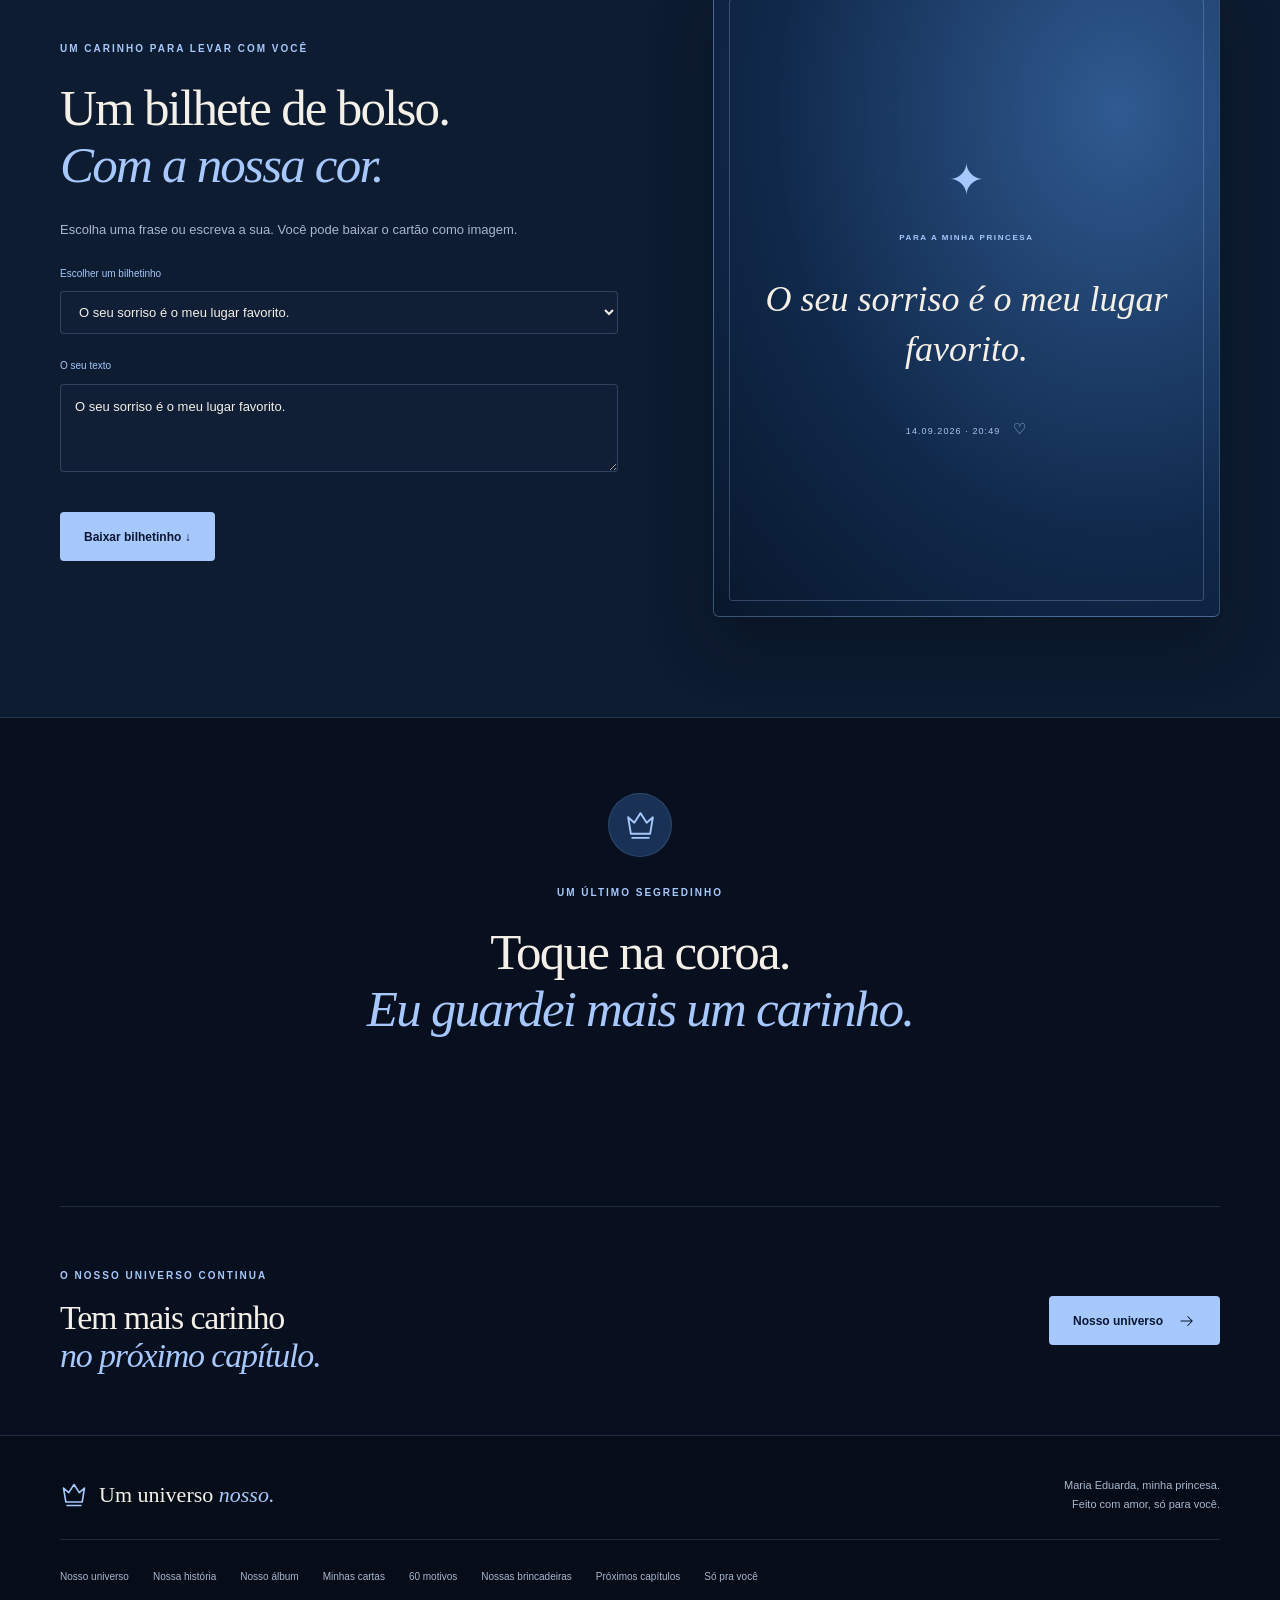
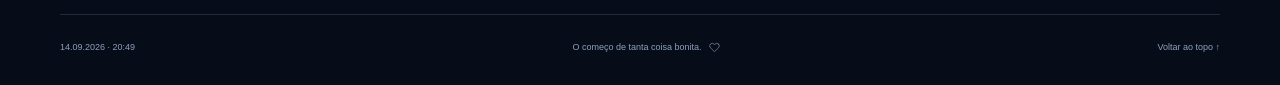
<file: surpresas.html>
<!DOCTYPE html>
<html lang="pt-BR"><head><meta charset="UTF-8"><meta name="viewport" content="width=device-width, initial-scale=1"><meta name="theme-color" content="#080f1e"><meta name="robots" content="noindex,nofollow"><meta name="description" content="Pequenas surpresas, carinho de sobra. Para a minha princesa, com todo o meu amor."><title>Só pra você · Para a minha princesa 💙</title><link rel="icon" href="assets/favicon.svg" type="image/svg+xml"><link rel="stylesheet" href="style.css"><script src="logica.js" defer></script><script src="conteudo.js" defer></script><script src="script.js" defer></script></head>
<body data-page="surpresas" id="topo"><a class="skip-link" href="#conteudo">Pular para o conteúdo</a><svg class="svg-sprite" xmlns="http://www.w3.org/2000/svg" aria-hidden="true">
<symbol id="i-heart" viewBox="0 0 24 24"><path d="M20.8 4.6a5.5 5.5 0 0 0-7.8 0L12 5.7l-1.1-1.1a5.5 5.5 0 0 0-7.8 7.8L12 21l8.8-8.6a5.5 5.5 0 0 0 0-7.8Z"/></symbol>
<symbol id="i-crown" viewBox="0 0 24 24"><path d="m3 6 4.5 4L12 3l4.5 7L21 6l-2 12H5L3 6Zm3 15h12"/></symbol>
<symbol id="i-arrow" viewBox="0 0 24 24"><path d="M4 12h15m-6-6 6 6-6 6"/></symbol>
<symbol id="i-star" viewBox="0 0 24 24"><path d="m12 2 2.5 7.5L22 12l-7.5 2.5L12 22l-2.5-7.5L2 12l7.5-2.5L12 2Z"/></symbol>
<symbol id="i-grid" viewBox="0 0 24 24"><path d="M3 3h7v7H3zm11 0h7v7h-7zM3 14h7v7H3zm11 0h7v7h-7z"/></symbol>
<symbol id="i-moon" viewBox="0 0 24 24"><path d="M21 13A9 9 0 0 1 11 3 9 9 0 1 0 21 13Z"/></symbol>
<symbol id="i-letter" viewBox="0 0 24 24"><path d="M3 5h18v14H3zM3 5l9 8 9-8"/></symbol>
<symbol id="i-calendar" viewBox="0 0 24 24"><path d="M4 5h16v16H4zM8 3v5m8-5v5M4 11h16m-12 4h2m4 0h2"/></symbol>
<symbol id="i-camera" viewBox="0 0 24 24"><path d="M3 7h4l2-3h6l2 3h4v13H3z"/><circle cx="12" cy="13" r="4"/></symbol>
<symbol id="i-settings" viewBox="0 0 24 24"><path d="M4 7h16M4 17h16"/><circle cx="9" cy="7" r="3" fill="currentColor" stroke="none"/><circle cx="15" cy="17" r="3" fill="currentColor" stroke="none"/></symbol>
</svg>
    <div class="reading-progress" aria-hidden="true"><span id="reading-progress"></span></div>
    <div class="ambient-layer" id="ambient-layer" aria-hidden="true"></div>
    <header class="site-header"><div class="container header-inner">
    <a class="brand" href="index.html"><svg class="icon" aria-hidden="true"><use href="#i-crown"></use></svg><span>Para a minha <em>princesa.</em></span></a>
    <button class="menu-toggle" id="menu-toggle" type="button" aria-expanded="false" aria-controls="site-nav" hidden>Menu <span aria-hidden="true">☰</span></button>
    <nav class="site-nav" id="site-nav" aria-label="Capítulos do nosso universo"><a href="index.html">Início</a><a href="historia.html">História</a><a href="album.html">Fotos</a><a href="cartas.html">Cartas</a><a href="motivos.html">Motivos</a><a href="jogos.html">Jogos</a><a href="futuro.html">Futuro</a><a href="surpresas.html" aria-current="page">Surpresas</a></nav></div></header><noscript><p class="container noscript-note">Ative o JavaScript para usar os contadores, os filtros, os jogos e as surpresas. Você pode ler as cartas e a história mesmo sem ele.</p></noscript><main id="conteudo"><div class="container page-intro"><a class="back-link" href="index.html">← Nosso universo</a><p class="eyebrow">CAPÍTULO 07 / OS PEQUENOS CARINHOS</p><h1>Tem uma coisa aqui<br><em>que é só para você.</em></h1><p class="intro-copy">Um céu com recados, uma flor azul, envelopes para o seu dia e um bilhetinho que você pode levar com você.</p></div>
<section class="container sky-section" id="ceu"><div class="section-heading center"><p class="eyebrow">UM CÉU INVENTADO PARA O NOSSO CARINHO</p><h2>Se eu ligasse as estrelas,<br><em>também encontrava você.</em></h2><p>Toque em cada estrela para encontrar um recado. Este é o nosso céu imaginário.</p></div><div class="constellation" id="constellation"><svg viewBox="0 0 1000 470" aria-hidden="true" preserveAspectRatio="none"><path d="M130 290 270 120 430 235 570 90 720 215 860 140 900 355 720 215 650 380 430 235 350 385 130 290"/></svg><button type="button" class="star-button" data-star="0" style="--x:13%;--y:60%" aria-label="Abrir estrela: O começo" aria-pressed="false"><span aria-hidden="true">✦</span><small>O começo</small></button><button type="button" class="star-button" data-star="1" style="--x:27%;--y:25%" aria-label="Abrir estrela: 20:49" aria-pressed="false"><span aria-hidden="true">✦</span><small>20:49</small></button><button type="button" class="star-button" data-star="2" style="--x:43%;--y:48%" aria-label="Abrir estrela: O sorriso" aria-pressed="false"><span aria-hidden="true">✦</span><small>O sorriso</small></button><button type="button" class="star-button" data-star="3" style="--x:57%;--y:19%" aria-label="Abrir estrela: Princesa" aria-pressed="false"><span aria-hidden="true">✦</span><small>Princesa</small></button><button type="button" class="star-button" data-star="4" style="--x:72%;--y:45%" aria-label="Abrir estrela: Nós" aria-pressed="false"><span aria-hidden="true">✦</span><small>Nós</small></button><button type="button" class="star-button" data-star="5" style="--x:86%;--y:30%" aria-label="Abrir estrela: A escada" aria-pressed="false"><span aria-hidden="true">✦</span><small>A escada</small></button><button type="button" class="star-button" data-star="6" style="--x:90%;--y:75%" aria-label="Abrir estrela: Mais um dia" aria-pressed="false"><span aria-hidden="true">✦</span><small>Mais um dia</small></button></div><div class="star-note" id="star-note" aria-live="polite"><span class="eyebrow">ESCOLHE UMA ESTRELINHA</span><p>Tem sete mensagens brilhando só para você.</p></div></section>
<section class="flower-section section-space"><div class="container flower-layout"><div class="blue-flower" id="blue-flower" aria-hidden="true"><div class="flower-stem"></div><div class="flower-leaf leaf-left"></div><div class="flower-leaf leaf-right"></div><div class="flower-head"><span class="flower-petal" style="--angle:0deg;--petal:0"></span><span class="flower-petal" style="--angle:45deg;--petal:1"></span><span class="flower-petal" style="--angle:90deg;--petal:2"></span><span class="flower-petal" style="--angle:135deg;--petal:3"></span><span class="flower-petal" style="--angle:180deg;--petal:4"></span><span class="flower-petal" style="--angle:225deg;--petal:5"></span><span class="flower-petal" style="--angle:270deg;--petal:6"></span><span class="flower-petal" style="--angle:315deg;--petal:7"></span><span class="flower-center">♡</span></div><span class="flower-orbit"></span></div><div><p class="eyebrow">UMA FLOR QUE A GENTE FAZ CRESCER</p><h2>Um carinho<br><em>em cada pétala.</em></h2><p>Toque para fazer a flor abrir. Cada pétala traz uma palavrinha minha para você.</p><button class="button button-light" id="grow-flower" type="button">Abrir a primeira pétala ❀</button><p class="flower-message handwritten" id="flower-message" aria-live="polite">Essa flor é da minha princesa.</p></div></div></section>
<section class="container section-space" id="envelopes"><div class="section-heading center"><p class="eyebrow">OITO ENVELOPES. NENHUMA OCASIÃO OBRIGATÓRIA.</p><h2>Abra quando…<br><em>ou quando der vontade.</em></h2><p>Escolhe o envelope que combina com o seu agora.</p></div><div class="open-when-grid" id="open-when-grid"><details class="open-when" data-envelope="saudade"><summary><span class="envelope-icon" aria-hidden="true">♡</span><small>ABRA QUANDO…</small><strong>Bater saudade</strong><em>Um jeito de chegar um pouquinho mais perto.</em><span class="envelope-open-label">Abrir meu recado ↗</span></summary><div><p>Princesa, escolhe uma foto nossa para olhar por alguns segundos. Eu gosto de pensar que, mesmo em uma tela, a gente consegue guardar um pedacinho de um abraço.</p><p>Se eu pudesse colocar alguma coisa dentro desse envelope, seria um carinho bem demorado. Por enquanto, fica esta lembrança: eu gosto muito de ter você na minha vida. E quero que a gente ainda tenha muitos encontros para guardar.</p></div></details><details class="open-when" data-envelope="sorrir"><summary><span class="envelope-icon" aria-hidden="true">✦</span><small>ABRA QUANDO…</small><strong>Precisar de um sorriso</strong><em>Lembrei das nossas bobeiras.</em><span class="envelope-open-label">Abrir meu recado ↗</span></summary><div><p>Pode abrir o álbum e procurar a foto do filtro mais engraçado. Eu gosto muito da ideia de que nós dois conseguimos caber tanto nas fotos fofas quanto nas mais bobas.</p><p>A minha dupla favorita também é a minha princesa. E, se essa frase te arrancar nem que seja uma risadinha de canto, já ganhou o dia por aqui. P.S.: aquela escada ainda merece uma placa kkkkk.</p></div></details><details class="open-when" data-envelope="corrido"><summary><span class="envelope-icon" aria-hidden="true">☁</span><small>ABRA QUANDO…</small><strong>O dia estiver corrido</strong><em>Um minutinho de carinho no meio de tudo.</em><span class="envelope-open-label">Abrir meu recado ↗</span></summary><div><p>Você pode ler isso no seu tempo. Sem obrigação de responder, sem ter que fazer esse momento render. Só um cantinho para receber um carinho.</p><p>Espero que, entre uma coisa e outra, apareça alguma coisa boa no seu dia: uma comida de que você gosta, uma conversa leve, um descanso quando der. Daqui deste envelope, vai um “eu gosto muito de você” para acompanhar o caminho.</p></div></details><details class="open-when" data-envelope="bonita"><summary><span class="envelope-icon" aria-hidden="true">✧</span><small>ABRA QUANDO…</small><strong>Quiser um elogio</strong><em>Eu tenho alguns guardados.</em><span class="envelope-open-label">Abrir meu recado ↗</span></summary><div><p>Os seus olhinhos, o seu cabelo, o seu jeito. Eu poderia parar em cada detalhe por um bom tempo. Mas você já sabe qual deles faz eu querer escrever mais uma linha: esse sorriso.</p><p>Eu queria que este elogio chegasse do jeito que eu penso nele: com admiração e carinho pela pessoa inteira que você é. Minha princesa, eu gosto de você sendo você.</p></div></details><details class="open-when" data-envelope="comeco"><summary><span class="envelope-icon" aria-hidden="true">◷</span><small>ABRA QUANDO…</small><strong>Quiser lembrar do começo</strong><em>Volta comigo para 14 de setembro.</em><span class="envelope-open-label">Abrir meu recado ↗</span></summary><div><p>Foi às 20:49. A gente começou a conversar, e hoje essa data está aqui, contando o tempo em uma página feita para você.</p><p>Depois vieram os nossos “te amo”, o pedido para o seu pai, o encontro e o beijo. Eu gosto de cada uma dessas partes. Se quiser, a página da nossa história está esperando para a gente reviver tudo em ordem.</p></div></details><details class="open-when" data-envelope="carinho"><summary><span class="envelope-icon" aria-hidden="true">❀</span><small>ABRA QUANDO…</small><strong>Quiser um abraço</strong><em>Este envelope vai com carinho extra.</em><span class="envelope-open-label">Abrir meu recado ↗</span></summary><div><p>Imagina um abraço com o tempo que você quiser. Daqueles em que a gente pode só ficar pertinho, sem precisar encontrar uma frase boa para dizer.</p><p>Eu gosto das nossas fotos abraçados porque elas me lembram disso: a vontade de ter você por perto. Fica aqui um abraço em forma de palavras, minha princesa.</p></div></details><details class="open-when" data-envelope="dormir"><summary><span class="envelope-icon" aria-hidden="true">☾</span><small>ABRA QUANDO…</small><strong>For hora de descansar</strong><em>Uma boa noite pequenininha.</em><span class="envelope-open-label">Abrir meu recado ↗</span></summary><div><p>Boa noite, minha princesa. Espero que o final do seu dia tenha um pouquinho de calma e algum motivo gostoso para lembrar.</p><p>Quando você quiser, fecha esse cantinho e vai descansar. As fotos, as cartas e esse carinho ficam aqui para a próxima vez. Amanhã a nossa história vai ter mais um dia para contar.</p></div></details><details class="open-when" data-envelope="qualquer"><summary><span class="envelope-icon" aria-hidden="true">♛</span><small>ABRA QUANDO…</small><strong>Vier aqui sem motivo</strong><em>Você também pode só querer um carinho.</em><span class="envelope-open-label">Abrir meu recado ↗</span></summary><div><p>Esse envelope é para qualquer horário, qualquer dia e qualquer desculpa inventada para abrir mais uma mensagem.</p><p>Você pode voltar quantas vezes quiser. Eu fiz esse universo para ter um pouco do meu carinho guardado para você. E a mensagem principal continua a mesma em todos os capítulos: eu te amo muito, minha princesa. 💙</p></div></details></div><p class="local-note" id="envelope-status">Os envelopes já abertos ficam marcados somente neste navegador.</p></section>
<section class="keepsake-section section-space"><div class="container keepsake-layout"><div><p class="eyebrow">UM CARINHO PARA LEVAR COM VOCÊ</p><h2>Um bilhete de bolso.<br><em>Com a nossa cor.</em></h2><p>Escolha uma frase ou escreva a sua. Você pode baixar o cartão como imagem.</p><label class="field-label" for="card-preset">Escolher um bilhetinho</label><select id="card-preset"><option value="0">O seu sorriso é o meu lugar favorito.</option><option value="1">Se for com você, eu fico.</option><option value="2">Minha princesa, eu te amo muito.</option><option value="3">Desde 14.09.2026, às 20:49.</option><option value="custom">Escrever do meu jeito…</option></select><label class="field-label" for="card-message">O seu texto</label><textarea id="card-message" rows="3" maxlength="140">O seu sorriso é o meu lugar favorito.</textarea><div class="button-row"><button class="button button-light" id="download-card" type="button">Baixar bilhetinho ↓</button></div></div><div class="keepsake-card" id="keepsake-card"><span class="keepsake-star" aria-hidden="true">✦</span><span class="eyebrow">PARA A MINHA PRINCESA</span><p id="card-preview">O seu sorriso é o meu lugar favorito.</p><span class="keepsake-signature">14.09.2026 · 20:49 <span aria-hidden="true">♡</span></span></div></div></section>
<section class="container secret-section"><button class="secret-crown" id="secret-crown" type="button" aria-label="Tem um último recado na coroa. Abrir?"><svg class="icon" aria-hidden="true"><use href="#i-crown"></use></svg></button><p class="eyebrow">UM ÚLTIMO SEGREDINHO</p><h2>Toque na coroa.<br><em>Eu guardei mais um carinho.</em></h2><p class="secret-message handwritten" id="secret-message" aria-live="polite"></p></section></main><section class="next-chapter container"><div><p class="eyebrow">O NOSSO UNIVERSO CONTINUA</p><h2>Tem mais carinho<br><em>no próximo capítulo.</em></h2></div><a class="button button-light" href="index.html">Nosso universo <svg class="icon" aria-hidden="true"><use href="#i-arrow"></use></svg></a></section>
    <footer class="site-footer"><div class="container footer-top"><a class="brand" href="index.html"><svg class="icon" aria-hidden="true"><use href="#i-crown"></use></svg><span>Um universo <em>nosso.</em></span></a><p>Maria Eduarda, minha princesa.<br>Feito com amor, só para você.</p></div><nav class="container footer-nav" aria-label="Todos os capítulos"><a href="index.html">Nosso universo</a><a href="historia.html">Nossa história</a><a href="album.html">Nosso álbum</a><a href="cartas.html">Minhas cartas</a><a href="motivos.html">60 motivos</a><a href="jogos.html">Nossas brincadeiras</a><a href="futuro.html">Próximos capítulos</a><a href="surpresas.html">Só pra você</a></nav><div class="container footer-bottom"><span>14.09.2026 · 20:49</span><span>O começo de tanta coisa bonita. <svg class="icon" aria-hidden="true"><use href="#i-heart"></use></svg></span><a href="#topo">Voltar ao topo ↑</a></div></footer>
    <details class="site-settings" id="site-settings"><summary aria-label="Ajustar efeitos e som"><svg class="icon" aria-hidden="true"><use href="#i-settings"></use></svg><span>O seu jeitinho</span></summary><div class="settings-panel"><h3>Deixa do seu jeito.</h3><label for="effect-select">O nosso céu</label><select id="effect-select"><option value="petals">Pétalas azuis</option><option value="stars">Estrelinhas</option><option value="off">Sem movimento</option></select><button class="button button-outline" id="sound-toggle" type="button" aria-pressed="false"><svg class="icon" aria-hidden="true"><use href="#i-moon"></use></svg> Ligar som suave</button><p id="audio-status" role="status">Uma sequência instrumental de notas suaves. O som começa só quando você ligar.</p></div></details>
    <div class="toast" id="toast" role="status" hidden></div>
    <dialog class="photo-dialog" id="photo-dialog" aria-labelledby="viewer-caption"><div class="viewer-top"><span id="viewer-count"></span><div class="viewer-tools"><button class="small-button" id="viewer-play" type="button" aria-pressed="false">Iniciar apresentação</button><button class="icon-button" id="viewer-close" type="button" aria-label="Fechar foto">×</button></div></div><div class="viewer-stage"><button class="icon-button viewer-arrow" id="viewer-prev" type="button" aria-label="Foto anterior">←</button><img id="viewer-image" alt=""><button class="icon-button viewer-arrow" id="viewer-next" type="button" aria-label="Próxima foto">→</button></div><p id="viewer-caption"></p><p class="viewer-help">Use as setas para navegar e Escape para fechar.</p></dialog></body></html>
</file>
<file: style.css>
/* AS NOSSAS CORES — personalize estas variáveis. */
:root {
  --bg: #080f1e;
  --panel: #101d32;
  --panel-soft: #0c1729;
  --blue: #a7c8fc;
  --blue-strong: #7eabef;
  --text: #f4f0e8;
  --muted: #a9b7cc;
  --line: #a7c8fc29;
  --paper: #f1ebe1;
  --serif: Georgia, 'Times New Roman', serif;
  --sans: 'Segoe UI', Arial, sans-serif;
  --content: 1160px;
  --letter-size: 18px;
}
* { box-sizing: border-box; }
html { color-scheme: dark; scroll-behavior: smooth; scroll-padding-top: 110px; }
body { margin: 0; background: var(--bg); color: var(--text); font: 16px/1.75 var(--sans); -webkit-font-smoothing: antialiased; }
body.modal-open { overflow: hidden; }
[hidden] { display: none !important; }
::selection { background: var(--blue); color: var(--bg); }
a { color: inherit; text-decoration: none; }
button, input, textarea, select { font: inherit; }
button { cursor: pointer; color: inherit; }
button:disabled { cursor: default; }
a, button { -webkit-tap-highlight-color: transparent; }
button:focus-visible, a:focus-visible, input:focus-visible, textarea:focus-visible, select:focus-visible, summary:focus-visible { outline: 2px solid var(--blue); outline-offset: 5px; }
img { display: block; max-width: 100%; }
h1, h2, h3, p, figure, blockquote { margin: 0; }
h1, h2, h3 { font-family: var(--serif); font-weight: 400; line-height: 1.12; }
h1 em, h2 em { color: var(--blue); font-weight: 400; }
h2 { font-size: 51px; letter-spacing: -.035em; }
h3 { font-size: 29px; letter-spacing: -.015em; }
.container { width: min(var(--content), calc(100% - 80px)); margin-inline: auto; }
main, .site-footer, .next-chapter { position: relative; z-index: 1; }
.section-space { padding-block: 100px; }
.eyebrow { color: var(--blue); font-size: 10px; font-weight: 600; letter-spacing: .2em; text-transform: uppercase; line-height: 1.7; margin-bottom: 23px; }
.muted { color: var(--muted); font-size: 13px; line-height: 1.95; margin-top: 24px; }
.handwritten { font-family: var(--serif); font-style: italic; color: var(--blue); }
.icon { display: inline-block; width: 21px; height: 21px; fill: none; stroke: currentColor; stroke-width: 1.35; stroke-linecap: round; stroke-linejoin: round; flex-shrink: 0; }
.svg-sprite { position: absolute; width: 0; height: 0; overflow: hidden; }
.skip-link { position: fixed; z-index: 100; top: 10px; left: 16px; padding: 10px 16px; background: var(--text); color: var(--bg); transform: translateY(-180%); }
.skip-link:focus { transform: translateY(0); }
.sr-only { position: absolute; width: 1px; height: 1px; padding: 0; margin: -1px; overflow: hidden; clip: rect(0,0,0,0); white-space: nowrap; border: 0; }
.noscript-note { position: relative; z-index: 2; padding-block: 20px; color: var(--blue); font-size: 12px; }
.button { display: inline-flex; align-items: center; justify-content: center; gap: 15px; min-height: 49px; padding: 13px 23px; border: 1px solid transparent; border-radius: 4px; font-size: 12px; font-weight: 600; line-height: 1.5; transition: background .2s, transform .2s; }
.button:hover { transform: translateY(-2px); }
.button-light { background: var(--blue); color: #0a1730; }
.button-light:hover { background: #cae0ff; }
.button-outline { background: transparent; color: var(--blue); border-color: #a7c8fc66; }
.button-outline:hover { background: #203a5c66; }
.button .icon { width: 18px; height: 18px; }
.button-row { display: flex; flex-wrap: wrap; gap: 19px 25px; align-items: center; margin-top: 31px; }
.justify-center { justify-content: center; }
.text-link { display: inline-flex; align-items: center; gap: 13px; font-size: 12px; color: var(--blue); border-bottom: 1px solid var(--line); padding-block: 8px; line-height: 1.6; }
.text-link:hover { border-color: var(--blue); }
.text-link .icon { width: 17px; }
.small-button { border: 1px solid var(--line); border-radius: 4px; background: #18294477; color: var(--blue); font-size: 11px; min-height: 38px; padding: 8px 13px; line-height: 1.5; }
.small-button:hover { background: #203a5c; }
.icon-button { display: grid; place-items: center; width: 41px; height: 41px; padding: 0; border-radius: 50%; border: 1px solid var(--line); background: #172741; color: var(--blue); font-size: 22px; line-height: 1; flex-shrink: 0; }
.icon-button:hover { background: #2b476d; }
.icon-button:disabled { opacity: .35; }
.center { text-align: center; margin-inline: auto; }
.section-heading { margin-bottom: 45px; }
.section-heading > p:last-child:not(.eyebrow) { color: var(--muted); font-size: 13px; margin-top: 23px; line-height: 1.95; }
.split-heading { display: flex; justify-content: space-between; align-items: flex-end; gap: 40px; }
.split-heading > p { color: var(--muted); font-size: 13px; line-height: 1.95; padding-bottom: 5px; max-width: 340px; }
.section-outro { margin-top: 32px; color: var(--muted); text-align: center; font-family: var(--serif); font-style: italic; font-size: 16px; }
.center-link { text-align: center; margin-top: 38px; }
.panel { border: 1px solid var(--line); border-radius: 6px; background: linear-gradient(135deg, #162944aa, #0c1729bb); }
.local-note { margin-top: 24px; font-size: 11px; color: var(--muted); line-height: 1.9; }
.reading-progress { position: fixed; inset: 0 0 auto; height: 2px; z-index: 75; pointer-events: none; }
.reading-progress > span { display: block; width: 0; height: 100%; background: var(--blue); }
.site-header { position: sticky; top: 0; z-index: 40; border-bottom: 1px solid var(--line); background: #080f1eef; backdrop-filter: blur(16px); }
.header-inner { display: flex; align-items: center; justify-content: space-between; gap: 25px; min-height: 89px; }
.brand { display: inline-flex; align-items: center; gap: 11px; font-family: var(--serif); font-size: 22px; line-height: 1.3; white-space: nowrap; }
.brand .icon { width: 28px; height: 28px; color: var(--blue); }
.brand em { color: var(--blue); font-weight: 400; }
.site-nav { display: flex; align-items: center; gap: 21px; font-size: 11px; }
.site-nav a { padding-block: 10px; border-bottom: 1px solid transparent; }
.site-nav a:hover, .site-nav a[aria-current] { color: var(--blue); border-color: var(--blue); }
.menu-toggle { background: transparent; border: 1px solid var(--line); border-radius: 4px; padding: 8px 12px; font-size: 11px; color: var(--blue); }
.menu-toggle > span { margin-left: 7px; }
.home-hero { display: grid; grid-template-columns: 1.1fr 1fr; align-items: center; gap: 55px; padding-block: 80px 115px; min-height: 790px; }
.hero-copy { position: relative; z-index: 3; }
.hero-copy h1 { font-size: clamp(65px, 6.6vw, 89px); line-height: 1.015; letter-spacing: -.045em; }
.hero-copy > p:not(.eyebrow) { max-width: 445px; color: var(--muted); font-size: 14px; line-height: 1.95; margin-top: 28px; }
.hero-copy .text-link { font-size: 11px; }
.hero-dedication { display: block; font-size: 14px; margin-top: 26px; color: #bacbe4; }
.hero-art { position: relative; min-width: 0; width: 100%; max-width: 440px; justify-self: center; padding: 10px 24px 35px 35px; }
.polaroid { background: var(--paper); padding: 11px 11px 0; color: #294366; box-shadow: 0 25px 65px #02040b66; }
.polaroid figcaption { display: flex; justify-content: space-between; align-items: center; gap: 8px; padding: 17px 4px 20px; font: italic 18px/1.4 var(--serif); }
.polaroid figcaption .icon { width: 18px; }
.hero-main-photo { transform: rotate(5deg); position: relative; z-index: 2; }
.hero-main-photo > img { width: 100%; height: 436px; object-fit: cover; object-position: 50% 8%; }
.hero-small-photo { position: absolute; width: 152px; bottom: -12px; left: -19px; transform: rotate(-10deg); z-index: 3; padding: 7px 7px 0; }
.hero-small-photo > img { height: 180px; width: 100%; object-fit: cover; }
.hero-small-photo figcaption { font-size: 12px; justify-content: center; padding: 10px 0 13px; }
.hero-ring { position: absolute; inset: -22px 0 0 8px; border: 1px solid var(--line); border-radius: 220px 220px 50px 50px; transform: rotate(-9deg); }
.ring-two { inset: -43px 22px 13px -15px; transform: rotate(7deg); opacity: .5; }
.floating-star { position: absolute; color: var(--blue); z-index: 4; }
.star-one { left: -13px; top: -33px; font-size: 68px; }
.star-two { right: -13px; bottom: 97px; font-size: 33px; }
.hero-stamp { position: absolute; z-index: 4; right: -10px; top: 9px; background: #11223deb; color: var(--blue); border: 1px solid #91b8ed88; border-radius: 50%; width: 118px; height: 118px; text-align: center; padding-top: 22px; font-size: 6px; letter-spacing: .12em; transform: rotate(12deg); }
.hero-stamp strong { display: block; font: 30px/1.3 var(--serif); letter-spacing: -.03em; margin-top: 5px; }
.hero-stamp > span { font-size: 9px; }
.photo-scribble { position: absolute; right: -3px; bottom: -38px; font-size: 17px; transform: rotate(-5deg); line-height: 1.5; z-index: 4; }
.love-time { background: linear-gradient(120deg, #14264088, #0b162a88); border-block: 1px solid var(--line); }
.time-layout { display: grid; grid-template-columns: 1fr 1fr; gap: 70px; align-items: center; }
.time-layout h2 { font-size: 41px; line-height: 1.18; }
.live-label { display: flex; align-items: center; justify-content: center; gap: 9px; color: var(--muted); font-size: 9px; letter-spacing: .14em; margin-bottom: 28px; }
.live-label > span { width: 5px; height: 5px; background: var(--blue); border-radius: 50%; box-shadow: 0 0 12px var(--blue); }
.live-clock { --clock-size: 65px; display: grid; grid-template-columns: repeat(4, minmax(0, 1fr)); gap: 13px; text-align: center; }
.live-clock > div { position: relative; min-width: 0; }
.live-clock > div + div::before { content: ':'; position: absolute; left: -10px; top: 4px; color: #50658a; font: 30px/1.6 var(--serif); }
.live-clock [data-unit] { display: flex; align-items: center; justify-content: center; height: calc(var(--clock-size) * 1.15); font: var(--clock-size)/1.1 var(--serif); letter-spacing: -.04em; font-variant-numeric: tabular-nums; color: var(--blue); }
.live-clock [data-long='true'] { font-size: calc(var(--clock-size) * .72); }
.live-clock small { display: block; color: var(--muted); font-size: 9px; letter-spacing: .12em; text-transform: uppercase; margin-top: 12px; }
.counter-message { font-size: 16px; text-align: center; margin-top: 28px; }
.time-footnotes { display: flex; flex-wrap: wrap; justify-content: space-between; gap: 18px; margin-top: 51px; padding-top: 28px; border-top: 1px solid var(--line); font-size: 10px; color: var(--muted); }
.time-footnotes strong { color: var(--text); font-weight: 400; font-size: 17px; margin-right: 4px; }
.time-footnotes a { color: var(--blue); padding-top: 5px; }
.chapter-grid { display: grid; grid-template-columns: repeat(4, minmax(0, 1fr)); gap: 17px; }
.chapter-card { position: relative; border: 1px solid var(--line); background: #11213a55; border-radius: 5px; padding: 26px 24px 38px; min-height: 208px; transition: background .2s, transform .2s; }
.chapter-card:hover { transform: translateY(-4px); background: #1b3254aa; }
.chapter-index { font: italic 23px/1.2 var(--serif); color: #8fb0e4; }
.chapter-card h3 { font-size: 26px; margin-top: 22px; }
.chapter-card p { margin-top: 12px; color: var(--muted); font-size: 11px; line-height: 1.8; padding-right: 6px; }
.chapter-arrow { position: absolute; right: 20px; bottom: 16px; color: var(--blue); }
.special-card { background: radial-gradient(ellipse at 80% 10%, #315e9655, #12233b55); }
.first-words { background: #0c1729; border-block: 1px solid var(--line); }
.words-pair { display: grid; grid-template-columns: 1fr 60px 1fr; align-items: center; max-width: 930px; margin: auto; text-align: center; }
.words-pair article { padding: 32px 20px; border-block: 1px solid var(--line); }
.words-pair article > span { font-size: 9px; letter-spacing: .15em; color: var(--blue); }
.words-pair article > p { font: italic 63px/1.3 var(--serif); color: var(--text); margin: 20px 0; }
.words-pair small { color: var(--muted); font-size: 11px; }
.words-heart { display: flex; justify-content: center; color: var(--blue); }
.memory-route { display: grid; grid-template-columns: repeat(4, minmax(0, 1fr)); gap: 20px; padding-block: 20px 43px; }
.route-point { position: relative; border-top: 1px solid #9fbbe14d; padding-top: 27px; }
.route-point::before { content: ''; position: absolute; width: 6px; height: 6px; border: 1px solid var(--blue); border-radius: 50%; top: -4px; left: 0; background: var(--bg); }
.route-point small { display: block; font-size: 9px; color: var(--blue); letter-spacing: .13em; margin-bottom: 15px; }
.route-point strong { display: block; font: 27px/1.3 var(--serif); }
.route-point > span { display: block; color: var(--muted); font-size: 11px; margin-top: 12px; }
.quote-section { border-block: 1px solid var(--line); background: radial-gradient(ellipse at 50% 50%, #18385b66, transparent 65%); }
.quote-inner { position: relative; text-align: center; max-width: 900px; }
.quote-symbol { position: absolute; top: -50px; left: calc(50% - 28px); font: 140px/1 var(--serif); color: #a7c8fc10; z-index: -1; }
.quote-inner blockquote { font: italic 42px/1.35 var(--serif); letter-spacing: -.02em; max-width: 800px; margin: auto; min-height: 115px; }
.quote-controls { display: flex; justify-content: center; align-items: center; gap: 24px; margin-top: 30px; }
.quote-controls > span { font-size: 9px; letter-spacing: .15em; color: var(--muted); }
.photo-grid { display: grid; grid-template-columns: repeat(3, minmax(0, 1fr)); gap: 33px 25px; }
.memory { min-width: 0; padding: 9px 9px 0; background: #142239; border: 1px solid var(--line); border-radius: 4px; transition: transform .25s; }
.home-gallery .memory:nth-child(1) { transform: rotate(-1.5deg); }
.home-gallery .memory:nth-child(3) { transform: rotate(1.5deg); }
.memory:hover, .memory:focus-within { transform: translateY(-4px); }
.memory-image { position: relative; }
.photo-open { display: block; position: relative; width: 100%; padding: 0; background: #0c1729; border: 0; overflow: hidden; }
.photo-open img { width: 100%; height: auto; aspect-ratio: 3/4; object-fit: cover; object-position: 50% 20%; transition: transform .5s; }
.photo-open:hover img { transform: scale(1.035); }
.zoom-mark { position: absolute; bottom: 9px; right: 9px; display: grid; place-items: center; width: 28px; height: 28px; border-radius: 50%; border: 1px solid #d8e6ff66; background: #08101e88; color: #fff; font-size: 17px; }
.memory figcaption { display: flex; align-items: baseline; gap: 12px; font: italic 17px/1.5 var(--serif); color: #d2e1f7; padding: 18px 4px 21px; }
.memory figcaption > span { color: #91a5c2; font: 8px var(--sans); letter-spacing: .08em; }
.favorite-button { display: grid; place-items: center; position: absolute; top: 10px; right: 10px; width: 39px; height: 39px; border: 1px solid #ffffff66; border-radius: 50%; background: #071222a8; font-size: 25px; color: #fff; line-height: 1; }
.favorite-button[aria-pressed='true'] { background: var(--blue); color: #112747; border-color: var(--blue); }
.smile-section { border-block: 1px solid var(--line); background: #0e1a2e88; }
.smile-layout { display: grid; grid-template-columns: .9fr 1fr; align-items: center; gap: 100px; }
.smile-photo { position: relative; width: min(100% - 20px, 360px); margin: auto; transform: rotate(-4deg); border: 10px solid var(--paper); border-bottom-width: 53px; box-shadow: 0 15px 50px #0004; }
.smile-photo img { width: 100%; height: 360px; object-fit: cover; }
.smile-photo > span { position: absolute; bottom: -37px; width: 100%; text-align: center; color: #365577; font-size: 16px; }
.smile-layout > div:last-child > p:not(.eyebrow) { color: var(--muted); font-size: 14px; line-height: 1.95; margin-top: 24px; max-width: 440px; }
.smile-layout .button { margin-top: 30px; }
.home-envelope { max-width: 660px; margin: auto; }
.home-envelope summary { display: block; position: relative; height: 244px; width: min(100% - 20px, 360px); margin: auto; cursor: pointer; list-style: none; }
.home-envelope summary::-webkit-details-marker { display: none; }
.envelope-shape { position: absolute; inset: 10px 0 28px; border: 1px solid #6b8dbb88; border-radius: 5px; background: linear-gradient(30deg, #1a3559, #244972); box-shadow: 0 20px 50px #02040b66; }
.envelope-shape::before { content: ''; position: absolute; top: 0; left: 0; width: 100%; height: 120px; clip-path: polygon(0 0, 50% 100%, 100% 0); background: #315580; transition: transform .5s; transform-origin: top; }
.home-envelope[open] .envelope-shape::before { transform: rotateX(180deg); }
.envelope-seal { position: absolute; left: calc(50% - 24px); top: 96px; width: 48px; height: 48px; border-radius: 50%; display: grid; place-items: center; background: var(--blue); color: #173256; }
.envelope-to { position: absolute; top: 159px; width: 100%; text-align: center; color: #d5e4fa; font-size: 9px; }
.envelope-to em { font: italic 21px var(--serif); margin-left: 4px; }
.envelope-label { position: absolute; bottom: 0; width: 100%; text-align: center; font-size: 10px; color: var(--blue); }
.envelope-excerpt { padding: 36px 40px; background: var(--paper); color: #2e466a; margin-top: 30px; border-radius: 3px; text-align: center; }
.envelope-excerpt > p { font: italic 26px/1.6 var(--serif); }
.envelope-excerpt .text-link { color: #355a8b; margin-top: 22px; border-color: #4e71975c; }
.next-dates { border-block: 1px solid var(--line); background: #101e3455; }
.next-date-grid { display: grid; grid-template-columns: repeat(2, minmax(0, 1fr)); gap: 25px; }
.next-date-grid article { padding: 32px; border: 1px solid var(--line); border-radius: 4px; background: #0b172a; }
.next-date-grid .eyebrow { display: block; margin-bottom: 20px; }
.next-date-grid article > p { color: var(--muted); margin-top: 15px; font-size: 12px; }
.mini-countdown { display: block; color: var(--blue); font: 25px/1.5 var(--serif); font-variant-numeric: tabular-nums; margin-top: 28px; }
.closing-section { padding-block: 95px 75px; text-align: center; }
.closing-icon { display: block; margin-bottom: 25px; color: var(--blue); }
.closing-icon .icon { width: 36px; height: 36px; }
.closing-section > p:not(.eyebrow) { color: var(--muted); font-size: 13px; line-height: 1.95; margin-top: 27px; }
.next-chapter { display: flex; justify-content: space-between; align-items: center; gap: 35px; padding-block: 60px; border-top: 1px solid var(--line); }
.next-chapter h2 { font-size: 34px; }
.next-chapter .eyebrow { margin-bottom: 15px; }
.site-footer { background: #060d19; border-top: 1px solid var(--line); padding-block: 40px 30px; }
.footer-top { display: flex; justify-content: space-between; align-items: center; gap: 30px; }
.footer-top > p { color: var(--muted); font-size: 11px; text-align: right; }
.footer-nav { display: flex; flex-wrap: wrap; gap: 15px 24px; padding-block: 28px; margin-top: 25px; border-block: 1px solid var(--line); font-size: 10px; color: var(--muted); }
.footer-nav a:hover { color: var(--blue); }
.footer-bottom { display: flex; flex-wrap: wrap; align-items: center; justify-content: space-between; gap: 16px; margin-top: 25px; font-size: 9px; color: #8d9fbb; }
.footer-bottom .icon { width: 11px; height: 11px; margin-left: 5px; vertical-align: middle; }
.page-intro { padding-block: 47px 65px; }
.back-link { display: inline-block; color: var(--muted); font-size: 10px; padding-block: 9px; margin-bottom: 37px; }
.page-intro h1 { font-size: clamp(47px, 5.3vw, 68px); letter-spacing: -.04em; line-height: 1.12; max-width: 900px; }
.intro-copy { color: var(--muted); font-size: 14px; max-width: 650px; line-height: 1.95; margin-top: 27px; }
.story-clock { display: grid; grid-template-columns: 1fr 1fr; align-items: center; gap: 80px; padding: 45px 48px; }
.story-clock h2 { font-size: 39px; }
.story-clock .live-clock { --clock-size: 56px; }
.timeline { margin: 0 auto; padding: 0; list-style: none; max-width: 850px; }
.timeline > li { position: relative; display: grid; grid-template-columns: 90px 1fr; gap: 55px; padding-bottom: 50px; }
.timeline > li::before { content: ''; position: absolute; left: 114px; top: 15px; bottom: -15px; width: 1px; background: var(--line); }
.timeline > li::after { content: ''; position: absolute; left: 110px; top: 14px; width: 7px; height: 7px; border: 1px solid var(--blue); border-radius: 50%; background: var(--bg); }
.timeline > li:last-child { padding-bottom: 0; }
.timeline > li:last-child::before { bottom: 0; }
.timeline-date { text-align: right; padding-top: 5px; }
.timeline-date time { font: 42px/1.1 var(--serif); color: var(--blue); }
.timeline-date small { display: block; font: 9px/1.7 var(--sans); color: var(--muted); letter-spacing: .08em; margin-top: 7px; }
.timeline article { padding-left: 3px; }
.timeline article .eyebrow { font-size: 9px; margin-bottom: 12px; }
.timeline article h3 { font-size: 31px; margin-bottom: 18px; }
.timeline article > p:not(.eyebrow) { color: var(--muted); font-size: 13px; line-height: 2; }
.timeline article > .handwritten { display: block; font-size: 16px; margin-top: 17px; }
.timeline li:last-child article { padding: 28px; border: 1px solid var(--line); background: #18325155; border-radius: 5px; margin-left: -25px; }
.timeline li:last-child .timeline-date { padding-top: 35px; }
.timeline li:last-child::after { top: 44px; background: var(--blue); box-shadow: 0 0 15px #6ca4f080; }
.calendar-section { border-block: 1px solid var(--line); background: #101d3255; }
.calendar-layout { display: grid; grid-template-columns: 1fr 1fr; gap: 75px; align-items: center; }
.calendar-controls { display: flex; align-items: center; justify-content: space-between; gap: 16px; margin-bottom: 25px; }
.calendar-controls h3 { font-size: 27px; text-align: center; }
.calendar-grid { display: grid; grid-template-columns: repeat(7, minmax(0, 1fr)); gap: 7px; text-align: center; }
.calendar-grid .weekday { color: var(--muted); font-size: 10px; padding-bottom: 13px; }
.calendar-day, .calendar-blank { display: grid; place-items: center; width: 100%; min-height: 45px; border: 1px solid transparent; background: transparent; border-radius: 5px; font-size: 12px; color: var(--muted); }
button.calendar-day { border-color: #89b2ed88; background: #24436a77; color: #e7f0ff; position: relative; }
button.calendar-day::after { content: ''; position: absolute; bottom: 5px; width: 3px; height: 3px; border-radius: 50%; background: var(--blue); }
button.calendar-day[aria-pressed='true'] { color: #0d1d36; background: var(--blue); border-color: var(--blue); }
button.calendar-day[aria-pressed='true']::after { background: #0d1d36; }
.calendar-key { color: var(--muted); font-size: 10px; margin-top: 22px; }
.calendar-key span { color: var(--blue); margin-right: 6px; }
.calendar-memory { padding: 32px; }
.calendar-memory h3 { font-size: 29px; margin-bottom: 18px; }
.calendar-memory > p:not(.eyebrow) { color: var(--muted); font-size: 13px; line-height: 1.95; }
.calendar-memory h3:not(:first-of-type) { margin-top: 27px; }
.story-numbers { display: grid; grid-template-columns: repeat(3, minmax(0,1fr)); gap: 30px; text-align: center; }
.story-numbers article { border-top: 1px solid var(--line); padding-top: 25px; }
.story-numbers strong { font: 72px/1.2 var(--serif); color: var(--blue); }
.story-numbers h3 { margin-top: 15px; font-size: 25px; }
.story-numbers p { color: var(--muted); font-size: 11px; line-height: 1.95; margin-top: 20px; }
.quote-panel { padding: 55px; border: 1px solid var(--line); border-radius: 6px; background: radial-gradient(ellipse at 90% 80%, #284e7944, #101e3255); margin-bottom: 80px; text-align: center; }
.quote-panel h2 { font-size: 42px; line-height: 1.4; }
.quote-panel .text-link { margin-top: 25px; }
.album-section { padding-bottom: 10px; }
.album-toolbar { display: flex; align-items: center; justify-content: space-between; gap: 25px; border-bottom: 1px solid var(--line); padding-bottom: 24px; }
.filter-row { display: flex; flex-wrap: wrap; gap: 8px; align-items: center; }
.filter { border: 1px solid var(--line); background: transparent; border-radius: 25px; min-height: 39px; padding: 9px 16px; color: var(--muted); font-size: 11px; line-height: 1.5; }
.filter.active { background: var(--blue); color: #12213a; border-color: var(--blue); }
.filter > span { font-size: 9px; margin-left: 5px; }
.collection-status { margin-block: 24px; font-size: 11px; color: var(--muted); }
.album-grid { gap: 29px 25px; }
.album-note { text-align: center; padding: 35px 25px; }
.album-note > .handwritten { display: block; font-size: 20px; margin-bottom: 26px; }
.album-note h2 { font-size: 44px; }
.album-note p { color: var(--muted); font-size: 13px; line-height: 1.95; margin-top: 25px; }
.album-note .text-link { margin-top: 25px; }
.empty-state { border: 1px dashed var(--line); border-radius: 5px; padding: 65px 30px; text-align: center; color: var(--muted); font-family: var(--serif); font-size: 22px; }
.reading-tools { display: flex; justify-content: space-between; align-items: center; gap: 25px; padding-bottom: 25px; border-bottom: 1px solid var(--line); margin-bottom: 12px; }
.reading-tools > p { color: var(--muted); font-size: 12px; }
.reading-tools > div { display: flex; gap: 8px; }
.full-letter { border-bottom: 1px solid var(--line); }
.full-letter summary { display: flex; align-items: center; gap: 24px; padding: 27px 4px; list-style: none; cursor: pointer; }
.full-letter summary::-webkit-details-marker { display: none; }
.letter-number { align-self: flex-start; font: italic 26px/1.5 var(--serif); color: #91afd9; width: 40px; flex-shrink: 0; }
.full-letter summary > span:nth-child(2) { flex: 1; }
.full-letter summary small { display: block; font-size: 9px; color: var(--blue); letter-spacing: .13em; text-transform: uppercase; margin-bottom: 11px; }
.full-letter summary strong { display: block; font: 29px/1.3 var(--serif); }
.full-letter summary em { display: block; font-style: normal; color: var(--muted); font-size: 11px; margin-top: 9px; }
.summary-plus { font-size: 26px; color: var(--blue); margin-left: 15px; transition: transform .2s; }
.full-letter[open] .summary-plus { transform: rotate(45deg); }
.letter-paper { max-width: 810px; background: var(--paper); color: #2e3b50; padding: 45px 60px; margin: 5px auto 40px; border-radius: 3px; box-shadow: 0 18px 70px #0004; }
.paper-heading { display: flex; justify-content: space-between; align-items: center; gap: 16px; font-size: 8px; letter-spacing: .15em; color: #59708d; border-bottom: 1px solid #bac4d2; padding-bottom: 25px; margin-bottom: 32px; }
.paper-heading .icon { width: 17px; height: 17px; }
.letter-paper h3 { color: #294c79; font-size: 36px; font-style: italic; margin-bottom: 30px; }
.letter-paper p { font: var(--letter-size)/1.95 var(--serif); margin-bottom: 25px; }
.letter-paper .letter-signature { margin-top: 35px; margin-bottom: 0; font-size: 16px; }
.letter-signature em { font-size: calc(var(--letter-size) + 3px); color: #315784; }
.paper-quote { color: #2e4d73; background: var(--paper); padding: 50px; text-align: center; border-radius: 3px; }
.paper-quote > span { color: #7894b4; font-size: 26px; }
.paper-quote > p { font: 17px/1.9 var(--serif); margin: 20px 0; }
.paper-quote h2 { font-size: 44px; }
.paper-quote h2 em { color: #416a9a; }
.paper-quote .text-link { color: #315784; border-color: #31578455; margin-top: 26px; }
.motives-controls { display: flex; flex-direction: column; gap: 25px; }
.search-field { display: block; max-width: 420px; }
.search-field span { display: block; color: var(--blue); font-size: 10px; letter-spacing: .06em; margin-bottom: 9px; }
input, textarea, select { max-width: 100%; border-radius: 4px; border: 1px solid #6d8ab655; padding: 12px 14px; background: #101f35; color: var(--text); font-size: 14px; line-height: 1.6; }
input::placeholder, textarea::placeholder { color: #9baecb; opacity: 1; }
.search-field input { width: 100%; }
textarea { resize: vertical; }
.reasons-grid { display: grid; grid-template-columns: repeat(3, minmax(0,1fr)); gap: 20px; }
.reason-card { position: relative; min-height: 177px; border: 1px solid var(--line); border-radius: 5px; padding: 26px; background: #11213a66; }
.reason-card small { display: block; color: #8eabd3; font: italic 19px var(--serif); margin-bottom: 24px; }
.reason-card p { font: 21px/1.5 var(--serif); color: #d9e4f5; }
.jar-section { background: #10213a77; border-block: 1px solid var(--line); margin-top: 90px; }
.jar-layout { display: grid; grid-template-columns: 1fr 1fr; align-items: center; gap: 90px; }
.jar-layout > div:first-child > p:not(.eyebrow) { color: var(--muted); font-size: 13px; margin-top: 25px; }
.jar-layout .button { margin-top: 28px; }
.note-jar { position: relative; padding: 40px 10px; text-align: center; }
.drawn-note { position: relative; padding: 45px 35px; min-height: 230px; display: grid; place-items: center; background: var(--paper); color: #314f79; font: italic 28px/1.5 var(--serif); transform: rotate(3deg); box-shadow: 0 20px 50px #0004; border-radius: 2px; }
.jar-spark { position: absolute; top: 2px; right: -15px; color: var(--blue); font-size: 45px; z-index: 2; }
.note-jar > .handwritten { display: inline-block; margin-top: 28px; font-size: 17px; }
.dictionary-grid { display: grid; grid-template-columns: repeat(3,minmax(0,1fr)); gap: 35px; }
.dictionary-grid article { border-top: 1px solid var(--line); padding-top: 20px; }
.dictionary-grid article > span { color: var(--blue); font-size: 9px; }
.dictionary-grid h3 { margin: 16px 0; }
.dictionary-grid p { color: var(--muted); font-size: 13px; line-height: 1.95; }
.game-nav { display: flex; flex-wrap: wrap; gap: 12px 27px; padding-bottom: 28px; border-bottom: 1px solid var(--line); color: var(--blue); font-size: 11px; }
.game-nav a { padding-block: 5px; }
.game-heading { display: flex; justify-content: space-between; align-items: flex-end; gap: 35px; margin-bottom: 32px; }
.game-heading p:not(.eyebrow) { color: var(--muted); font-size: 13px; margin-top: 24px; max-width: 580px; }
.game-score { display: flex; flex-wrap: wrap; align-items: center; gap: 15px 30px; font-size: 11px; color: var(--muted); margin-bottom: 25px; }
.game-score strong { color: var(--blue); font-size: 17px; font-weight: 400; }
.game-score > span:last-child { margin-left: auto; color: var(--blue); }
.memory-game { display: grid; grid-template-columns: repeat(6,minmax(0,1fr)); gap: 15px; }
.memory-card { display: block; position: relative; aspect-ratio: 3/4; border: 1px solid #739bc066; background: #152d4b; border-radius: 6px; overflow: hidden; padding: 0; }
.memory-card > img { width: 100%; height: 100%; object-fit: cover; object-position: 50% 25%; opacity: 0; transition: opacity .2s; }
.memory-card.is-open > img, .memory-card.is-matched > img { opacity: 1; }
.card-cover { position: absolute; inset: 7px; border: 1px solid #8fb5e633; border-radius: 4px; display: flex; flex-direction: column; align-items: center; justify-content: center; gap: 10px; background: radial-gradient(ellipse at 50% 30%,#2c4e7a,#10243d); color: var(--blue); transition: opacity .2s; }
.card-cover > span { font-size: 32px; line-height: 1; }
.card-cover > small { font: italic 20px var(--serif); }
.memory-card.is-open .card-cover, .memory-card.is-matched .card-cover { opacity: 0; pointer-events: none; }
.memory-card.is-matched { border-color: #a7dcd4; box-shadow: 0 0 0 2px #a7dcd433; }
.quiz-section { border-block: 1px solid var(--line); background: #0f1e3355; }
.quiz-panel { max-width: 830px; padding: 38px 43px; margin: auto; }
.quiz-progress { display: flex; align-items: center; justify-content: space-between; gap: 30px; margin-bottom: 30px; }
.quiz-progress > span { color: var(--muted); font-size: 11px; }
.quiz-progress > div, .wishlist-progress > div { height: 3px; border-radius: 5px; background: #6887b033; width: 45%; overflow: hidden; }
.quiz-progress > div > span, .wishlist-progress > div > span { display: block; background: var(--blue); height: 100%; width: 0; transition: width .3s; }
.quiz-panel > h3 { font-size: 31px; line-height: 1.35; margin-bottom: 28px; }
.quiz-options { display: grid; gap: 12px; }
.quiz-choice { display: flex; align-items: center; gap: 16px; padding: 17px 20px; text-align: left; border: 1px solid #6d91bd55; background: #0b182c; border-radius: 5px; font-size: 13px; color: #dbe5f4; }
.quiz-choice > span { display: grid; place-items: center; width: 27px; height: 27px; border: 1px solid var(--line); border-radius: 50%; color: var(--blue); font-size: 10px; flex-shrink: 0; }
.quiz-choice:hover:not(:disabled) { background: #1e3a5f; }
.quiz-choice.is-correct { background: #244a4b88; border-color: #8cc4bd; }
.quiz-choice.is-wrong { background: #4e334580; border-color: #b8839a; }
.quiz-feedback { color: var(--blue); font: italic 19px/1.7 var(--serif); margin-top: 24px; min-height: 34px; }
.quiz-panel > .button { margin-top: 24px; }
.quiz-result { text-align: center; padding-block: 15px; }
.quiz-result strong { display: block; color: var(--blue); font: 70px/1.2 var(--serif); margin-bottom: 20px; }
.quiz-result h3 { font-size: 32px; }
.quiz-result p { color: var(--muted); font-size: 13px; margin: 20px auto 30px; max-width: 500px; }
.order-list { list-style: none; padding: 0; margin: 0; display: grid; gap: 12px; }
.order-list li { display: flex; align-items: center; gap: 20px; padding: 17px 22px; border: 1px solid var(--line); border-radius: 5px; background: #10223b77; }
.order-rank { width: 25px; flex-shrink: 0; color: var(--blue); font: italic 25px var(--serif); }
.order-label { flex: 1; font: 22px/1.4 var(--serif); }
.order-controls { display: flex; gap: 6px; }
.order-controls .icon-button { width: 35px; height: 35px; font-size: 17px; }
.game-message { margin-top: 23px; min-height: 35px; color: var(--blue); font: italic 22px/1.6 var(--serif); }
.code-section { border-block: 1px solid var(--line); background: #11244066; }
.code-layout { display: grid; grid-template-columns: 1fr 1fr; gap: 75px; align-items: center; }
.code-layout p:not(.eyebrow) { font-size: 13px; line-height: 1.95; color: var(--muted); margin-top: 25px; }
.code-layout .button { margin-top: 28px; }
.code-panel { border: 1px solid #708fb955; border-radius: 6px; padding: 30px; background: #071020; }
.code-layout .code-label { font-size: 9px; letter-spacing: .12em; color: var(--blue); margin: 0 0 20px; }
#binary-message { display: block; font: 13px/2.2 monospace; color: #86b8f3; overflow-wrap: anywhere; }
.code-layout .decoded-message { color: #e6effb; font: italic 27px/1.5 var(--serif); margin-top: 24px; }
.milestone-section { padding-bottom: 75px; }
.milestone-grid { display: grid; grid-template-columns: repeat(3,minmax(0,1fr)); gap: 20px; }
.milestone-card { padding: 27px; border: 1px solid var(--line); border-radius: 5px; background: #13274466; }
.milestone-card > span { color: var(--blue); font-size: 9px; letter-spacing: .13em; text-transform: uppercase; }
.milestone-card h3 { font-size: 28px; margin: 20px 0 13px; }
.milestone-card time { color: var(--muted); font-size: 11px; }
.milestone-card > strong { display: block; margin-top: 23px; color: #d0e3ff; font: 22px/1.5 var(--serif); font-variant-numeric: tabular-nums; }
.milestone-card.passed { background: #173b3d55; border-color: #8ebcb855; }
.wishlist-section { border-block: 1px solid var(--line); background: #0f1e3455; }
.wishlist-progress { display: flex; align-items: center; gap: 30px; margin-bottom: 25px; }
.wishlist-progress > span { color: var(--blue); font-size: 12px; }
.wishlist-progress > div { max-width: 350px; flex: 1; }
.add-plan { display: flex; gap: 12px; margin-bottom: 28px; }
.add-plan input { flex: 1; min-width: 0; }
.wishlist { display: grid; grid-template-columns: repeat(2,minmax(0,1fr)); gap: 12px; }
.wish-item { display: flex; align-items: center; gap: 14px; background: #14294377; border: 1px solid var(--line); border-radius: 5px; padding: 16px 18px; }
.wish-item label { display: flex; align-items: center; gap: 13px; flex: 1; font-size: 13px; color: #d6e2f3; cursor: pointer; line-height: 1.7; overflow-wrap: anywhere; }
.wish-item input { accent-color: var(--blue); width: 19px; height: 19px; padding: 0; margin: 0; flex-shrink: 0; }
.wish-item.is-done label { color: #a8cecb; }
.wish-item.is-done label > span { text-decoration: line-through; text-decoration-color: #a8cecb99; }
.wish-delete { background: none; color: var(--muted); border: 0; padding: 5px; min-width: 27px; font-size: 20px; }
.future-letter-layout, .journal-layout { display: grid; grid-template-columns: 1fr 1fr; align-items: center; gap: 80px; }
.future-letter-layout > div:first-child > p:not(.eyebrow), .journal-layout > div:first-child > p:not(.eyebrow) { color: var(--muted); font-size: 13px; line-height: 1.95; margin-top: 25px; }
.future-letter-layout .text-link { margin-top: 27px; }
.time-capsule { padding: 40px 30px; text-align: center; }
.time-capsule > span:first-child { display: block; font-size: 40px; color: var(--blue); }
.time-capsule small { display: block; font-size: 9px; letter-spacing: .12em; color: var(--blue); margin: 20px 0; }
.time-capsule strong { display: block; font: 41px/1.3 var(--serif); }
.time-capsule p { font-size: 14px; color: var(--muted); margin-top: 20px; font-variant-numeric: tabular-nums; }
.time-capsule .handwritten { display: block; font-size: 16px; margin-top: 25px; }
.journal-section { border-block: 1px solid var(--line); background: #13274466; }
.journal-paper { padding: 30px; border-radius: 4px; background: var(--paper); color: #2e496f; }
.journal-paper label { display: block; font: italic 25px/1.5 var(--serif); margin-bottom: 20px; }
.journal-paper textarea { display: block; width: 100%; background: #fcfaf655; color: #2d415e; border-color: #8b9eb844; font: 17px/1.9 var(--serif); }
.journal-paper textarea::placeholder { color: #728099; }
.journal-bottom { display: flex; justify-content: space-between; align-items: center; flex-wrap: wrap; gap: 15px; margin-top: 20px; }
.journal-bottom > span { font-size: 9px; line-height: 1.6; color: #60718c; }
.journal-bottom .small-button { background: #d5dfed; color: #2b4b76; border-color: #8d9db255; }
.future-closing { text-align: center; padding-block: 80px; }
.future-closing p:not(.eyebrow) { margin-top: 27px; color: var(--muted); font-size: 13px; }
.sky-section { padding-top: 20px; }
.constellation { position: relative; width: 100%; height: 435px; border: 1px solid #8bb1e333; border-radius: 100% 100% 10px 10px / 80% 80% 10px 10px; background: radial-gradient(ellipse at 50% 50%,#1b3b5f77,#08132355); overflow: hidden; }
.constellation::before { content: ''; position: absolute; inset: 0; opacity: .45; background-image: radial-gradient(circle,#b9d2f4 1px,transparent 1.8px),radial-gradient(circle,#779acb 1px,transparent 1.6px); background-size: 83px 91px,131px 113px; background-position: 18px 23px,63px 50px; }
.constellation > svg { position: absolute; width: 100%; height: 100%; inset: 0; fill: none; stroke: #a4c8ff44; stroke-width: 1; }
.star-button { position: absolute; left: var(--x); top: var(--y); transform: translate(-50%,-50%); display: flex; flex-direction: column; align-items: center; padding: 8px; width: 110px; min-height: 72px; border: 0; border-radius: 6px; background: #0b192f66; color: var(--blue); }
.star-button > span { font-size: 33px; line-height: 1.2; text-shadow: 0 0 18px #82b2ff99; }
.star-button > small { font-size: 9px; color: #d2e2f8; margin-top: 4px; }
.star-button[aria-pressed='true'] { background: #32629755; }
.star-button[aria-pressed='true'] > span { color: #f3f2dd; }
.star-note { max-width: 700px; min-height: 158px; text-align: center; margin: 26px auto 0; }
.star-note .eyebrow { margin-bottom: 12px; }
.star-note > p:not(.eyebrow) { font: italic 25px/1.6 var(--serif); color: #d5e5fc; }
.flower-section { background: radial-gradient(ellipse at 25% 60%,#1d466a66,transparent 70%); border-block: 1px solid var(--line); margin-top: 30px; }
.flower-layout { display: grid; grid-template-columns: 1fr 1fr; gap: 80px; align-items: center; }
.flower-layout > div:last-child > p:not(.eyebrow,.flower-message) { color: var(--muted); font-size: 13px; margin-top: 25px; max-width: 420px; }
.flower-layout .button { margin-top: 28px; }
.blue-flower { position: relative; width: 320px; height: 400px; justify-self: center; }
.flower-head { position: absolute; left: 50%; top: 145px; }
.flower-petal { position: absolute; width: 68px; height: 133px; left: -34px; top: -133px; background: linear-gradient(150deg,#b7d7ff,#74a8ee 55%,#34669c); box-shadow: inset 0 0 18px #e4f1ff77; border-radius: 60% 60% 45% 45%; transform-origin: 50% 100%; transform: rotate(var(--angle)) scale(.04); opacity: .6; transition: transform .65s cubic-bezier(.2,.9,.3,1.2),opacity .65s; }
.flower-petal.is-open { transform: rotate(var(--angle)) scale(1); opacity: .85; }
.flower-center { position: absolute; z-index: 3; top: -25px; left: -25px; width: 50px; height: 50px; display: grid; place-items: center; border-radius: 50%; background: #163b67; border: 1px solid #9bbfec; color: #d9e9ff; font-size: 26px; box-shadow: 0 0 20px #76a6f266; }
.flower-stem { position: absolute; top: 145px; height: 220px; left: calc(50% - 2px); width: 4px; border-radius: 4px; background: linear-gradient(#5d91ac,#2e5e74); }
.flower-leaf { position: absolute; width: 75px; height: 33px; background: linear-gradient(15deg,#244d64,#5f9cba); border-radius: 0 90% 0 90%; }
.leaf-left { top: 245px; left: 86px; transform: rotate(20deg); }
.leaf-right { top: 290px; left: 157px; transform: rotate(-35deg); }
.flower-orbit { position: absolute; left: 6px; right: 6px; height: 305px; top: -9px; border: 1px solid #9abfe92b; border-radius: 50%; }
.flower-message { margin-top: 24px; min-height: 50px; font-size: 23px; line-height: 1.6; }
.open-when-grid { display: grid; grid-template-columns: repeat(4,minmax(0,1fr)); gap: 18px; align-items: start; }
.open-when { border: 1px solid var(--line); background: linear-gradient(145deg,#1b3457,#102039); border-radius: 5px; overflow: hidden; }
.open-when summary { cursor: pointer; list-style: none; padding: 27px 22px; min-height: 242px; text-align: center; }
.open-when summary::-webkit-details-marker { display: none; }
.envelope-icon { display: block; color: var(--blue); font-size: 31px; line-height: 1; margin-bottom: 24px; }
.open-when summary small { display: block; font-size: 8px; letter-spacing: .14em; color: var(--blue); margin-bottom: 10px; }
.open-when summary strong { display: block; font: 24px/1.2 var(--serif); }
.open-when summary em { display: block; color: var(--muted); font-size: 10px; font-style: normal; margin-top: 13px; line-height: 1.8; }
.envelope-open-label { display: block; color: var(--blue); font-size: 9px; margin-top: 22px; }
.open-when > div { padding: 23px; border-top: 1px solid var(--line); background: #0a1629; }
.open-when > div > p { font: 17px/1.85 var(--serif); color: #ccdcf2; }
.open-when > div > p + p { margin-top: 18px; }
.open-when.was-read { border-color: #82b2e999; }
.keepsake-section { border-block: 1px solid var(--line); background: #142b4777; }
.keepsake-layout { display: grid; grid-template-columns: 1.1fr 1fr; gap: 95px; align-items: center; }
.keepsake-layout > div:first-child > p:not(.eyebrow) { color: var(--muted); font-size: 13px; margin-top: 25px; }
.field-label { display: block; font-size: 10px; color: var(--blue); margin-top: 23px; margin-bottom: 9px; }
.keepsake-layout select,.keepsake-layout textarea { width: 100%; font-size: 13px; }
.keepsake-card { position: relative; background: radial-gradient(ellipse at 80% 20%,#305a91,#10294b 60%,#09172c); border: 1px solid #7c9bc066; border-radius: 6px; aspect-ratio: 4/5; min-height: 370px; display: flex; flex-direction: column; align-items: center; justify-content: center; gap: 29px; text-align: center; padding: 40px; box-shadow: 0 25px 65px #0004; }
.keepsake-card::before { content: ''; position: absolute; inset: 15px; border: 1px solid #a7c8fc44; border-radius: 3px; pointer-events: none; }
.keepsake-star { color: var(--blue); font-size: 44px; line-height: 1; }
.keepsake-card .eyebrow { font-size: 8px; margin: 0; }
.keepsake-card > p { font: italic 36px/1.4 var(--serif); overflow-wrap: anywhere; }
.keepsake-signature { color: #a9c3e8; font-size: 9px; letter-spacing: .12em; margin-top: 13px; }
.keepsake-signature > span { margin-left: 9px; font-size: 15px; }
.secret-section { padding-block: 75px 50px; text-align: center; }
.secret-crown { display: grid; place-items: center; width: 64px; height: 64px; border: 1px solid var(--line); border-radius: 50%; background: #183155; color: var(--blue); margin: 0 auto 27px; }
.secret-crown .icon { width: 33px; height: 33px; }
.secret-message { font-size: 25px; line-height: 1.65; max-width: 660px; margin: 27px auto 0; min-height: 90px; }
.ambient-layer { position: fixed; inset: 0; z-index: 0; pointer-events: none; overflow: hidden; }
.ambient-petal { position: absolute; left: var(--left); top: -35px; width: var(--width); height: var(--height); border-radius: 0 80% 0 80%; background: linear-gradient(140deg,#91bcffbb,#336ab544); animation: falling var(--duration) var(--delay) linear infinite; opacity: 0; }
@keyframes falling { 0% { transform: translate3d(0,-7vh,0) rotate(0); opacity: 0; } 12% { opacity: .55; } 85% { opacity: .5; } 100% { transform: translate3d(var(--drift),112vh,0) rotate(var(--turn)); opacity: 0; } }
.ambient-star { position: absolute; left: var(--left); top: var(--top); width: 3px; height: 3px; border-radius: 50%; background: #bdd7ff; box-shadow: 0 0 10px #91beff80; animation: twinkle var(--duration) var(--delay) ease-in-out infinite alternate; opacity: .25; }
@keyframes twinkle { to { opacity: .8; transform: scale(1.3); } }
.site-settings { position: fixed; z-index: 50; bottom: 16px; left: 17px; }
.site-settings > summary { display: flex; align-items: center; gap: 8px; width: max-content; list-style: none; cursor: pointer; color: #bfd4f4; background: #0a1425ed; border: 1px solid #6689b755; border-radius: 24px; padding: 9px 13px; font-size: 9px; box-shadow: 0 3px 20px #0004; }
.site-settings > summary::-webkit-details-marker { display: none; }
.site-settings > summary .icon { width: 16px; height: 16px; }
.settings-panel { position: absolute; bottom: 55px; left: 0; width: 282px; max-width: calc(100vw - 30px); padding: 24px; background: #101f36; border: 1px solid #698ab455; border-radius: 6px; box-shadow: 0 20px 60px #0008; }
.settings-panel h3 { font-size: 25px; margin-bottom: 22px; }
.settings-panel label { display: block; color: var(--blue); font-size: 10px; margin-bottom: 8px; }
.settings-panel select { width: 100%; font-size: 12px; }
.settings-panel .button { width: 100%; margin-top: 18px; font-size: 11px; min-height: 43px; }
.settings-panel p { font-size: 10px; color: var(--muted); line-height: 1.9; margin-top: 14px; }
.toast { position: fixed; left: 50%; bottom: 25px; transform: translateX(-50%); z-index: 90; max-width: min(550px,calc(100% - 32px)); padding: 14px 22px; border: 1px solid #88aedd88; border-radius: 5px; background: #173253f5; color: #e6effb; font-size: 12px; text-align: center; box-shadow: 0 5px 30px #0006; }
.photo-dialog { width: min(100% - 32px,1000px); max-height: calc(100dvh - 24px); overflow: auto; background: #081323; color: var(--text); border: 1px solid #708eb666; border-radius: 7px; padding: 14px 19px 20px; box-shadow: 0 35px 100px #0009; }
.photo-dialog::backdrop { background: #02060eed; backdrop-filter: blur(12px); }
.viewer-top { display: flex; align-items: center; justify-content: space-between; gap: 20px; margin-bottom: 15px; }
.viewer-top > span { color: var(--muted); font-size: 11px; }
.viewer-tools { display: flex; align-items: center; gap: 12px; }
.viewer-tools .small-button { min-height: 35px; font-size: 10px; }
.viewer-stage { display: flex; align-items: center; justify-content: space-between; gap: 15px; }
#viewer-image { width: auto; max-width: calc(100% - 110px); height: auto; max-height: calc(100dvh - 220px); margin: auto; object-fit: contain; border-radius: 2px; }
#viewer-caption { font: italic 22px/1.5 var(--serif); color: var(--blue); margin-top: 18px; text-align: center; }
.viewer-help { color: #9bacc5; text-align: center; font-size: 9px; margin-top: 11px; }
@media (min-width:1500px) { .home-hero { min-height: 850px; } }
@media (max-width:1100px) {
  .site-nav { gap: 15px; font-size: 10px; }
  .brand { font-size: 20px; }
  .header-inner { gap: 20px; }
  .home-hero { gap: 38px; }
  .hero-copy h1 { font-size: 72px; }
  .hero-art { max-width: 380px; padding-inline: 25px; }
  .hero-main-photo > img { height: 390px; }
  .hero-small-photo { width: 133px; left: -9px; }
  .hero-small-photo > img { height: 160px; }
  .hero-stamp { right: -5px; width: 102px; height: 102px; padding-top: 17px; }
  .hero-stamp strong { font-size: 27px; }
  .photo-scribble { font-size: 15px; right: -12px; bottom: -32px; }
  .time-layout { gap: 40px; }
  .live-clock { --clock-size: 56px; }
  .chapter-grid { gap: 13px; }
  .chapter-card { padding-inline: 20px; }
  .chapter-card h3 { font-size: 24px; }
  .smile-layout { gap: 65px; }
  .story-clock { gap: 45px; padding: 35px; }
  .story-clock .live-clock { --clock-size: 50px; }
  .calendar-layout { gap: 45px; }
  .open-when-grid { grid-template-columns: repeat(2,minmax(0,1fr)); }
  .open-when summary { min-height: 235px; }
  .keepsake-layout, .journal-layout, .future-letter-layout { gap: 55px; }
  .flower-layout, .jar-layout, .code-layout { gap: 50px; }
}
@media (max-width:900px) {
  .container { width: calc(100% - 48px); }
  .header-inner { flex-wrap: wrap; min-height: 76px; padding-block: 17px; gap: 15px; }
  .brand { font-size: 21px; }
  .menu-toggle:not([hidden]) { display: block; }
  .site-nav { width: 100%; justify-content: space-between; gap: 8px 18px; flex-wrap: wrap; }
  .js .site-nav { display: none; }
  .js .site-nav.is-open { display: grid; grid-template-columns: repeat(4,1fr); padding-top: 13px; border-top: 1px solid var(--line); }
  .site-nav a { padding: 10px; font-size: 11px; }
  .home-hero { min-height: auto; padding-block: 70px 100px; gap: 30px; }
  .hero-copy h1 { font-size: 64px; }
  .hero-copy > p:not(.eyebrow) { font-size: 13px; }
  .hero-copy .button-row { gap: 12px; }
  .hero-copy .button { font-size: 11px; padding-inline: 16px; }
  .hero-art { max-width: 325px; }
  .hero-main-photo > img { height: 350px; }
  .hero-main-photo figcaption { font-size: 15px; padding-block: 14px 17px; }
  .hero-small-photo { bottom: -17px; width: 115px; left: -4px; }
  .hero-small-photo > img { height: 135px; }
  .hero-small-photo figcaption { font-size: 10px; }
  .hero-stamp { right: -4px; top: 2px; width: 93px; height: 93px; padding-top: 14px; font-size: 5px; }
  .hero-stamp strong { font-size: 24px; }
  .star-one { font-size: 48px; left: -8px; top: -20px; }
  .star-two { right: -7px; bottom: 80px; font-size: 28px; }
  .photo-scribble { right: -6px; font-size: 14px; }
  h2 { font-size: 43px; }
  .section-space { padding-block: 80px; }
  .eyebrow { font-size: 9px; }
  .split-heading { gap: 30px; }
  .split-heading > p { max-width: 240px; font-size: 12px; }
  .time-layout h2 { font-size: 36px; }
  .live-clock { --clock-size: 49px; gap: 9px; }
  .live-clock small { font-size: 8px; }
  .live-label { font-size: 8px; letter-spacing: .08em; }
  .time-footnotes { justify-content: flex-start; gap: 15px 30px; }
  .chapter-grid { grid-template-columns: repeat(2,minmax(0,1fr)); gap: 17px; }
  .chapter-card { min-height: 193px; padding: 23px; }
  .chapter-card h3 { font-size: 28px; }
  .words-pair article > p { font-size: 53px; }
  .words-pair { grid-template-columns: 1fr 40px 1fr; }
  .route-point strong { font-size: 24px; }
  .quote-inner blockquote { font-size: 36px; }
  .photo-grid { gap: 23px 17px; }
  .memory { padding: 7px 7px 0; }
  .memory figcaption { font-size: 15px; gap: 8px; padding-block: 15px 18px; }
  .smile-layout { gap: 45px; }
  .smile-photo img { height: 320px; }
  .smile-layout > div:last-child > p:not(.eyebrow) { font-size: 13px; }
  .next-date-grid article { padding: 27px; }
  .page-intro h1 { font-size: 53px; }
  .story-clock { grid-template-columns: 1fr; text-align: center; gap: 33px; }
  .story-clock .live-clock { max-width: 480px; width: 100%; margin: auto; --clock-size: 62px; }
  .calendar-layout { gap: 32px; }
  .calendar-grid { gap: 3px; }
  .calendar-day, .calendar-blank { min-height: 39px; }
  .calendar-memory { padding: 25px; }
  .calendar-memory h3 { font-size: 25px; }
  .calendar-memory > p:not(.eyebrow) { font-size: 12px; }
  .album-toolbar { align-items: flex-start; }
  .filter-row { gap: 7px; }
  .filter { padding: 8px 13px; font-size: 10px; }
  .album-toolbar > .small-button { max-width: 135px; flex-shrink: 0; }
  .reasons-grid { grid-template-columns: repeat(2,minmax(0,1fr)); }
  .jar-layout, .flower-layout, .code-layout { gap: 40px; }
  .drawn-note { padding: 33px 25px; font-size: 26px; }
  .memory-game { grid-template-columns: repeat(4,minmax(0,1fr)); }
  .game-heading { align-items: flex-start; }
  .game-heading .button { max-width: 175px; font-size: 11px; }
  .milestone-grid { grid-template-columns: repeat(2,minmax(0,1fr)); }
  .future-letter-layout, .journal-layout { gap: 35px; }
  .journal-paper { padding: 25px; }
  .journal-paper label { font-size: 23px; }
  .journal-paper textarea { font-size: 16px; }
  .blue-flower { transform: scale(.9); transform-origin: center; }
  .keepsake-layout { gap: 40px; }
  .keepsake-card { padding: 28px; gap: 22px; min-height: 350px; }
  .keepsake-card > p { font-size: 30px; }
}
@media (max-width:680px) {
  html { scroll-padding-top: 94px; }
  .container { width: calc(100% - 40px); }
  .header-inner { padding-block: 16px; min-height: 72px; }
  .brand { font-size: 20px; gap: 9px; }
  .brand .icon { width: 25px; height: 25px; }
  .menu-toggle { font-size: 10px; padding: 8px 10px; }
  .js .site-nav.is-open { grid-template-columns: repeat(2,1fr); }
  .site-nav a { font-size: 12px; padding: 11px 10px; }
  .site-nav { justify-content: flex-start; }
  .home-hero { grid-template-columns: 1fr; gap: 68px; padding-block: 47px 90px; }
  .hero-copy h1 { font-size: clamp(58px,12.3vw,79px); }
  .hero-copy > p:not(.eyebrow) { margin-top: 24px; max-width: 440px; font-size: 13px; }
  .hero-copy .eyebrow { font-size: 8px; letter-spacing: .16em; margin-bottom: 22px; }
  .hero-copy .button { font-size: 11px; padding-inline: 18px; }
  .hero-copy .button-row { gap: 16px; margin-top: 28px; }
  .hero-dedication { font-size: 13px; margin-top: 23px; }
  .hero-art { width: min(100% - 18px,360px); max-width: none; padding: 7px 25px 35px 35px; margin-bottom: 27px; }
  .hero-main-photo > img { height: 360px; }
  .hero-main-photo figcaption { font-size: 15px; padding-block: 15px 18px; }
  .hero-small-photo { width: 120px; bottom: -9px; left: -5px; }
  .hero-small-photo > img { height: 141px; }
  .hero-small-photo figcaption { font-size: 10px; padding-block: 10px 12px; }
  .hero-ring { inset: -8px 9px 15px 13px; }
  .ring-two { inset: -29px 20px 23px 6px; }
  .star-one { top: -31px; left: 6px; font-size: 49px; }
  .star-two { right: 0; bottom: 80px; }
  .hero-stamp { right: -1px; top: -1px; width: 93px; height: 93px; }
  .photo-scribble { right: -1px; bottom: -37px; font-size: 15px; }
  h2 { font-size: 37px; }
  h3 { font-size: 27px; }
  .eyebrow { font-size: 8px; letter-spacing: .16em; margin-bottom: 19px; }
  .section-space { padding-block: 64px; }
  .section-heading { margin-bottom: 34px; }
  .section-heading > p:last-child:not(.eyebrow) { font-size: 12px; margin-top: 20px; }
  .split-heading { display: block; }
  .split-heading > p { margin-top: 23px; max-width: none; padding-bottom: 0; }
  .split-heading > .text-link { margin-top: 25px; }
  .time-layout { grid-template-columns: 1fr; gap: 36px; text-align: center; }
  .time-layout h2 { font-size: 35px; }
  .time-layout .muted { font-size: 12px; margin-top: 21px; }
  .time-layout > div:last-child { max-width: 440px; width: 100%; margin: auto; }
  .live-clock { --clock-size: 53px; gap: 9px; }
  .live-clock small { font-size: 8px; margin-top: 8px; }
  .live-clock > div + div::before { left: -8px; font-size: 25px; top: 3px; }
  .live-label { margin-bottom: 22px; font-size: 8px; }
  .counter-message { font-size: 15px; margin-top: 25px; }
  .time-footnotes { display: grid; grid-template-columns: 1fr 1fr; gap: 17px; margin-top: 35px; padding-top: 22px; font-size: 9px; line-height: 1.8; }
  .time-footnotes strong { font-size: 17px; }
  .time-footnotes a { padding-top: 0; align-self: center; }
  .chapter-grid { gap: 12px; }
  .chapter-card { min-height: 185px; padding: 20px 17px 34px; }
  .chapter-index { font-size: 20px; }
  .chapter-card h3 { font-size: 23px; margin-top: 18px; }
  .chapter-card p { font-size: 10px; line-height: 1.8; margin-top: 10px; padding-right: 0; }
  .chapter-arrow { right: 16px; bottom: 13px; }
  .words-pair { grid-template-columns: 1fr; gap: 17px; max-width: 420px; }
  .words-pair article { padding-block: 23px; }
  .words-pair article > p { font-size: 51px; margin: 15px 0; }
  .words-pair article > span { font-size: 8px; }
  .words-pair small { font-size: 11px; }
  .words-heart .icon { width: 18px; height: 18px; }
  .section-outro { font-size: 15px; margin-top: 28px; padding-inline: 3px; }
  .memory-route { grid-template-columns: repeat(2,minmax(0,1fr)); gap: 30px 20px; padding-top: 10px; padding-bottom: 27px; }
  .route-point { padding-top: 21px; }
  .route-point strong { font-size: 25px; }
  .route-point > span { font-size: 10px; }
  .route-point small { font-size: 8px; }
  .quote-inner blockquote { font-size: 31px; min-height: 135px; }
  .quote-inner .eyebrow { max-width: 280px; margin-inline: auto; }
  .quote-controls { margin-top: 25px; }
  .photo-grid { grid-template-columns: repeat(2,minmax(0,1fr)); gap: 21px 13px; }
  .home-gallery { max-width: 400px; margin: auto; grid-template-columns: 1fr; gap: 27px; padding-inline: 20px; }
  .home-gallery .memory { padding: 10px 10px 0; }
  .home-gallery .memory figcaption { font-size: 17px; padding: 18px 5px 21px; }
  .memory { padding: 6px 6px 0; }
  .memory figcaption { display: block; padding: 12px 2px 16px; font-size: 14px; line-height: 1.5; min-height: 75px; }
  .memory figcaption > span { display: block; font-size: 7px; margin-bottom: 6px; }
  .zoom-mark { width: 25px; height: 25px; right: 6px; bottom: 6px; font-size: 15px; }
  .favorite-button { top: 7px; right: 7px; width: 33px; height: 33px; font-size: 23px; }
  .smile-layout { grid-template-columns: 1fr; gap: 52px; }
  .smile-photo { max-width: 300px; }
  .smile-photo img { height: 315px; }
  .smile-photo > span { font-size: 14px; }
  .smile-layout > div:last-child > p:not(.eyebrow) { font-size: 13px; }
  .home-envelope summary { width: min(100% - 16px,330px); height: 235px; }
  .envelope-shape { bottom: 27px; }
  .envelope-to { top: 152px; }
  .envelope-to em { font-size: 20px; }
  .envelope-seal { top: 91px; }
  .envelope-excerpt { padding: 27px 25px; }
  .envelope-excerpt > p { font-size: 23px; }
  .next-date-grid { grid-template-columns: 1fr; gap: 17px; }
  .next-date-grid article { padding: 27px; }
  .next-date-grid h3 { font-size: 29px; }
  .mini-countdown { font-size: 25px; margin-top: 22px; }
  .closing-section { padding-block: 65px 53px; }
  .closing-section p:not(.eyebrow) { font-size: 12px; margin-top: 24px; }
  .next-chapter { display: block; padding-block: 43px; }
  .next-chapter h2 { font-size: 32px; }
  .next-chapter > .button { margin-top: 25px; }
  .site-footer { padding-block: 32px 79px; }
  .footer-top { display: block; }
  .footer-top > p { text-align: left; font-size: 10px; margin-top: 20px; }
  .footer-nav { display: grid; grid-template-columns: repeat(2,minmax(0,1fr)); gap: 15px 20px; font-size: 10px; margin-top: 22px; padding-block: 22px; }
  .footer-bottom { align-items: flex-start; flex-direction: column; gap: 11px; font-size: 8px; }
  .page-intro { padding-block: 26px 43px; }
  .back-link { font-size: 9px; margin-bottom: 26px; }
  .page-intro h1 { font-size: 42px; line-height: 1.15; }
  .intro-copy { font-size: 13px; margin-top: 23px; }
  .story-clock { padding: 28px 22px; gap: 30px; }
  .story-clock h2 { font-size: 34px; }
  .story-clock .muted { font-size: 11px; }
  .story-clock .muted br { display: none; }
  .story-clock .live-clock { --clock-size: 47px; }
  .timeline > li { grid-template-columns: 53px minmax(0,1fr); gap: 28px; padding-bottom: 35px; }
  .timeline > li::before { left: 65px; }
  .timeline > li::after { left: 61px; top: 12px; }
  .timeline-date { padding-top: 3px; }
  .timeline-date time { font-size: 32px; }
  .timeline-date small { font-size: 7px; letter-spacing: 0; }
  .timeline article { padding-left: 0; }
  .timeline article .eyebrow { font-size: 7px; line-height: 1.8; letter-spacing: .12em; margin-bottom: 10px; }
  .timeline article h3 { font-size: 26px; line-height: 1.25; margin-bottom: 15px; }
  .timeline article > p:not(.eyebrow) { font-size: 12px; }
  .timeline article > .handwritten { font-size: 15px; line-height: 1.7; }
  .timeline li:last-child article { padding: 21px 18px; margin-left: -7px; }
  .timeline li:last-child .timeline-date { padding-top: 27px; }
  .timeline li:last-child::after { top: 37px; }
  .calendar-layout { grid-template-columns: 1fr; gap: 32px; }
  .calendar-controls { margin-bottom: 20px; }
  .calendar-controls h3 { font-size: 25px; }
  .calendar-grid { gap: 5px; }
  .calendar-day, .calendar-blank { min-height: 42px; font-size: 12px; }
  .calendar-memory { padding: 25px; }
  .calendar-memory h3 { font-size: 28px; }
  .story-numbers { grid-template-columns: 1fr; gap: 35px; }
  .story-numbers article { padding-top: 25px; }
  .story-numbers strong { font-size: 64px; }
  .story-numbers h3 { font-size: 27px; margin-top: 11px; }
  .story-numbers p { font-size: 12px; margin-top: 17px; }
  .quote-panel { padding: 35px 23px; margin-bottom: 55px; }
  .quote-panel h2 { font-size: 30px; }
  .album-toolbar { display: block; }
  .album-toolbar > .small-button { margin-top: 20px; max-width: none; }
  .album-grid { gap: 21px 13px; }
  .album-note { padding: 10px 0; }
  .album-note h2 { font-size: 34px; }
  .album-note p { font-size: 12px; }
  .album-note p br { display: none; }
  .reading-tools { display: block; padding-bottom: 22px; }
  .reading-tools > p { font-size: 11px; }
  .reading-tools > div { margin-top: 17px; }
  .full-letter summary { gap: 13px; padding-block: 24px; }
  .letter-number { font-size: 23px; width: 29px; }
  .full-letter summary small { font-size: 7px; line-height: 1.8; margin-bottom: 10px; }
  .full-letter summary strong { font-size: 25px; }
  .full-letter summary em { font-size: 10px; line-height: 1.8; margin-top: 9px; }
  .summary-plus { font-size: 24px; margin-left: 0; }
  .letter-paper { padding: 30px 25px; margin-bottom: 25px; }
  .paper-heading { font-size: 7px; letter-spacing: .1em; padding-bottom: 22px; margin-bottom: 27px; gap: 8px; }
  .paper-heading .icon { width: 14px; height: 14px; }
  .letter-paper h3 { font-size: 31px; margin-bottom: 25px; }
  .letter-paper p { line-height: 1.9; margin-bottom: 22px; }
  .letter-paper .letter-signature { font-size: 15px; }
  .paper-quote { padding: 37px 23px; }
  .paper-quote h2 { font-size: 35px; }
  .paper-quote > p { font-size: 16px; }
  .reasons-grid { gap: 14px; }
  .reason-card { min-height: 170px; padding: 20px 17px; }
  .reason-card small { font-size: 17px; margin-bottom: 20px; }
  .reason-card p { font-size: 19px; line-height: 1.55; }
  .search-field { max-width: none; }
  .filter { min-height: 38px; padding-inline: 13px; font-size: 10px; }
  .jar-section { margin-top: 65px; }
  .jar-layout { grid-template-columns: 1fr; gap: 29px; }
  .note-jar { max-width: 380px; margin: auto; padding: 28px 13px 0; }
  .drawn-note { min-height: 210px; font-size: 26px; padding: 32px 28px; }
  .jar-spark { right: 0; font-size: 34px; top: 0; }
  .dictionary-grid { grid-template-columns: repeat(2,minmax(0,1fr)); gap: 30px 20px; }
  .dictionary-grid h3 { font-size: 26px; margin-block: 14px; }
  .dictionary-grid p { font-size: 12px; }
  .game-nav { gap: 14px 20px; font-size: 10px; }
  .game-heading { display: block; margin-bottom: 25px; }
  .game-heading p:not(.eyebrow) { font-size: 12px; margin-top: 20px; }
  .game-heading .button { max-width: none; margin-top: 24px; }
  .game-score { gap: 12px 23px; font-size: 10px; }
  .game-score > span:last-child { margin-left: 0; width: 100%; }
  .memory-game { grid-template-columns: repeat(3,minmax(0,1fr)); gap: 11px; }
  .card-cover { inset: 5px; gap: 8px; }
  .card-cover > span { font-size: 27px; }
  .card-cover > small { font-size: 18px; }
  .quiz-panel { padding: 27px 22px; }
  .quiz-progress { gap: 15px; margin-bottom: 24px; }
  .quiz-progress > span { font-size: 10px; }
  .quiz-panel > h3 { font-size: 27px; line-height: 1.4; margin-bottom: 23px; }
  .quiz-choice { padding: 15px 14px; gap: 12px; font-size: 12px; }
  .quiz-feedback { font-size: 18px; }
  .quiz-result strong { font-size: 58px; }
  .quiz-result h3 { font-size: 29px; }
  .order-list li { padding: 16px 13px; gap: 11px; }
  .order-rank { font-size: 22px; width: 19px; }
  .order-label { font-size: 20px; }
  .order-controls { flex-direction: column; }
  .order-controls .icon-button { width: 32px; height: 32px; font-size: 16px; }
  .game-message { font-size: 20px; }
  .code-layout { grid-template-columns: 1fr; gap: 32px; }
  .code-panel { padding: 25px; }
  #binary-message { font-size: 12px; line-height: 2.1; }
  .code-layout .decoded-message { font-size: 26px; }
  .milestone-section { padding-bottom: 55px; }
  .milestone-grid { gap: 14px; }
  .milestone-card { padding: 22px 17px; }
  .milestone-card > span { font-size: 7px; letter-spacing: .08em; }
  .milestone-card h3 { font-size: 25px; margin: 17px 0 12px; }
  .milestone-card time { font-size: 10px; }
  .milestone-card > strong { font-size: 20px; margin-top: 18px; }
  .wishlist-progress { gap: 20px; }
  .wishlist-progress > span { font-size: 11px; }
  .add-plan { flex-direction: column; gap: 11px; }
  .add-plan input { min-height: 49px; font-size: 13px; }
  .add-plan .button { align-self: flex-start; }
  .wishlist { grid-template-columns: 1fr; gap: 11px; }
  .wish-item { padding: 16px; }
  .wish-item label { font-size: 12px; gap: 12px; }
  .future-letter-layout, .journal-layout { grid-template-columns: 1fr; gap: 33px; }
  .time-capsule { padding: 33px 24px; }
  .time-capsule strong { font-size: 38px; }
  .journal-paper { padding: 25px 22px; }
  .journal-paper label { font-size: 24px; }
  .journal-bottom { gap: 14px; }
  .future-closing { padding-block: 58px; }
  .future-closing > p:not(.eyebrow) { font-size: 12px; }
  .sky-section { padding-top: 5px; }
  .constellation { height: 355px; border-radius: 50% 50% 7px 7px / 30% 30% 7px 7px; }
  .star-button { width: 70px; min-height: 62px; padding: 6px 3px; }
  .star-button > span { font-size: 28px; }
  .star-button > small { font-size: 7px; line-height: 1.5; }
  .star-note { min-height: 150px; margin-top: 25px; }
  .star-note > p:not(.eyebrow) { font-size: 22px; }
  .flower-layout { grid-template-columns: 1fr; gap: 12px; }
  .blue-flower { transform: scale(.85); margin-block: -22px -28px; }
  .flower-layout > div:last-child { text-align: center; }
  .flower-layout > div:last-child > p:not(.eyebrow,.flower-message) { margin-inline: auto; }
  .flower-message { font-size: 22px; }
  .open-when-grid { gap: 13px; }
  .open-when summary { min-height: 247px; padding: 24px 15px; }
  .envelope-icon { font-size: 28px; margin-bottom: 23px; }
  .open-when summary small { font-size: 7px; }
  .open-when summary strong { font-size: 23px; }
  .open-when summary em { font-size: 9px; line-height: 1.8; }
  .envelope-open-label { font-size: 8px; margin-top: 21px; }
  .open-when > div { padding: 19px 16px; }
  .open-when > div > p { font-size: 16px; }
  .keepsake-layout { grid-template-columns: 1fr; gap: 35px; }
  .keepsake-card { width: min(100%,370px); justify-self: center; min-height: 400px; padding: 38px; }
  .keepsake-card > p { font-size: 35px; }
  .secret-section { padding-block: 55px 32px; }
  .secret-message { font-size: 22px; min-height: 100px; }
  .site-settings { left: 12px; bottom: 12px; }
  .site-settings > summary { font-size: 8px; padding: 9px 11px; }
  .settings-panel { bottom: 52px; padding: 22px; }
  .toast { bottom: 65px; font-size: 11px; padding: 12px 17px; }
  .photo-dialog { width: calc(100% - 18px); padding: 11px 10px 17px; }
  .viewer-top { gap: 12px; margin-bottom: 12px; }
  .viewer-top > span { font-size: 10px; }
  .viewer-tools { gap: 9px; }
  .viewer-tools .small-button { font-size: 8px; padding-inline: 9px; }
  .viewer-tools .icon-button { width: 34px; height: 34px; }
  .viewer-stage { position: relative; padding-bottom: 51px; }
  .viewer-arrow { position: absolute; bottom: 0; width: 37px; height: 37px; z-index: 2; }
  .viewer-arrow:first-child { left: calc(50% - 47px); }
  .viewer-arrow:last-child { right: calc(50% - 47px); }
  #viewer-image { max-width: 100%; max-height: calc(100dvh - 265px); }
  #viewer-caption { font-size: 19px; margin-top: 14px; }
  .viewer-help { font-size: 8px; }
}
@media (max-width:360px) {
  .container { width: calc(100% - 30px); }
  .brand { font-size: 18px; gap: 7px; }
  .brand .icon { width: 22px; height: 22px; }
  .home-hero { gap: 55px; }
  .hero-copy h1 { font-size: 55px; }
  .hero-art { width: calc(100% - 10px); padding-inline: 29px 20px; }
  .hero-main-photo > img { height: 320px; }
  .hero-main-photo figcaption { font-size: 13px; padding-inline: 0; }
  .hero-small-photo { width: 105px; }
  .hero-small-photo > img { height: 124px; }
  .hero-stamp { width: 82px; height: 82px; padding-top: 12px; font-size: 4px; }
  .hero-stamp strong { font-size: 22px; }
  .hero-stamp > span { font-size: 7px; }
  .photo-scribble { font-size: 13px; right: -2px; }
  h2 { font-size: 33px; }
  .page-intro h1 { font-size: 37px; }
  .chapter-card { padding: 18px 14px 32px; }
  .chapter-card h3 { font-size: 21px; }
  .live-clock { --clock-size: 46px; }
  .story-clock .live-clock { --clock-size: 40px; }
  .reason-card { padding: 18px 14px; }
  .reason-card p { font-size: 18px; }
  .reason-card small { font-size: 16px; }
  .memory figcaption { font-size: 13px; }
  .milestone-card h3 { font-size: 22px; }
  .milestone-card > strong { font-size: 18px; }
  .letter-paper { padding-inline: 21px; }
  .open-when summary { padding-inline: 12px; }
  .open-when summary strong { font-size: 21px; }
  .blue-flower { width: 300px; transform: scale(.8); }
  .keepsake-card { min-height: 370px; }
  .keepsake-card > p { font-size: 31px; }
}
@media (prefers-reduced-motion:reduce) {
  html { scroll-behavior: auto; }
  *, *::before, *::after { animation-duration: .01ms !important; animation-iteration-count: 1 !important; transition-duration: .01ms !important; }
  .ambient-layer { display: none; }
}
</file>
